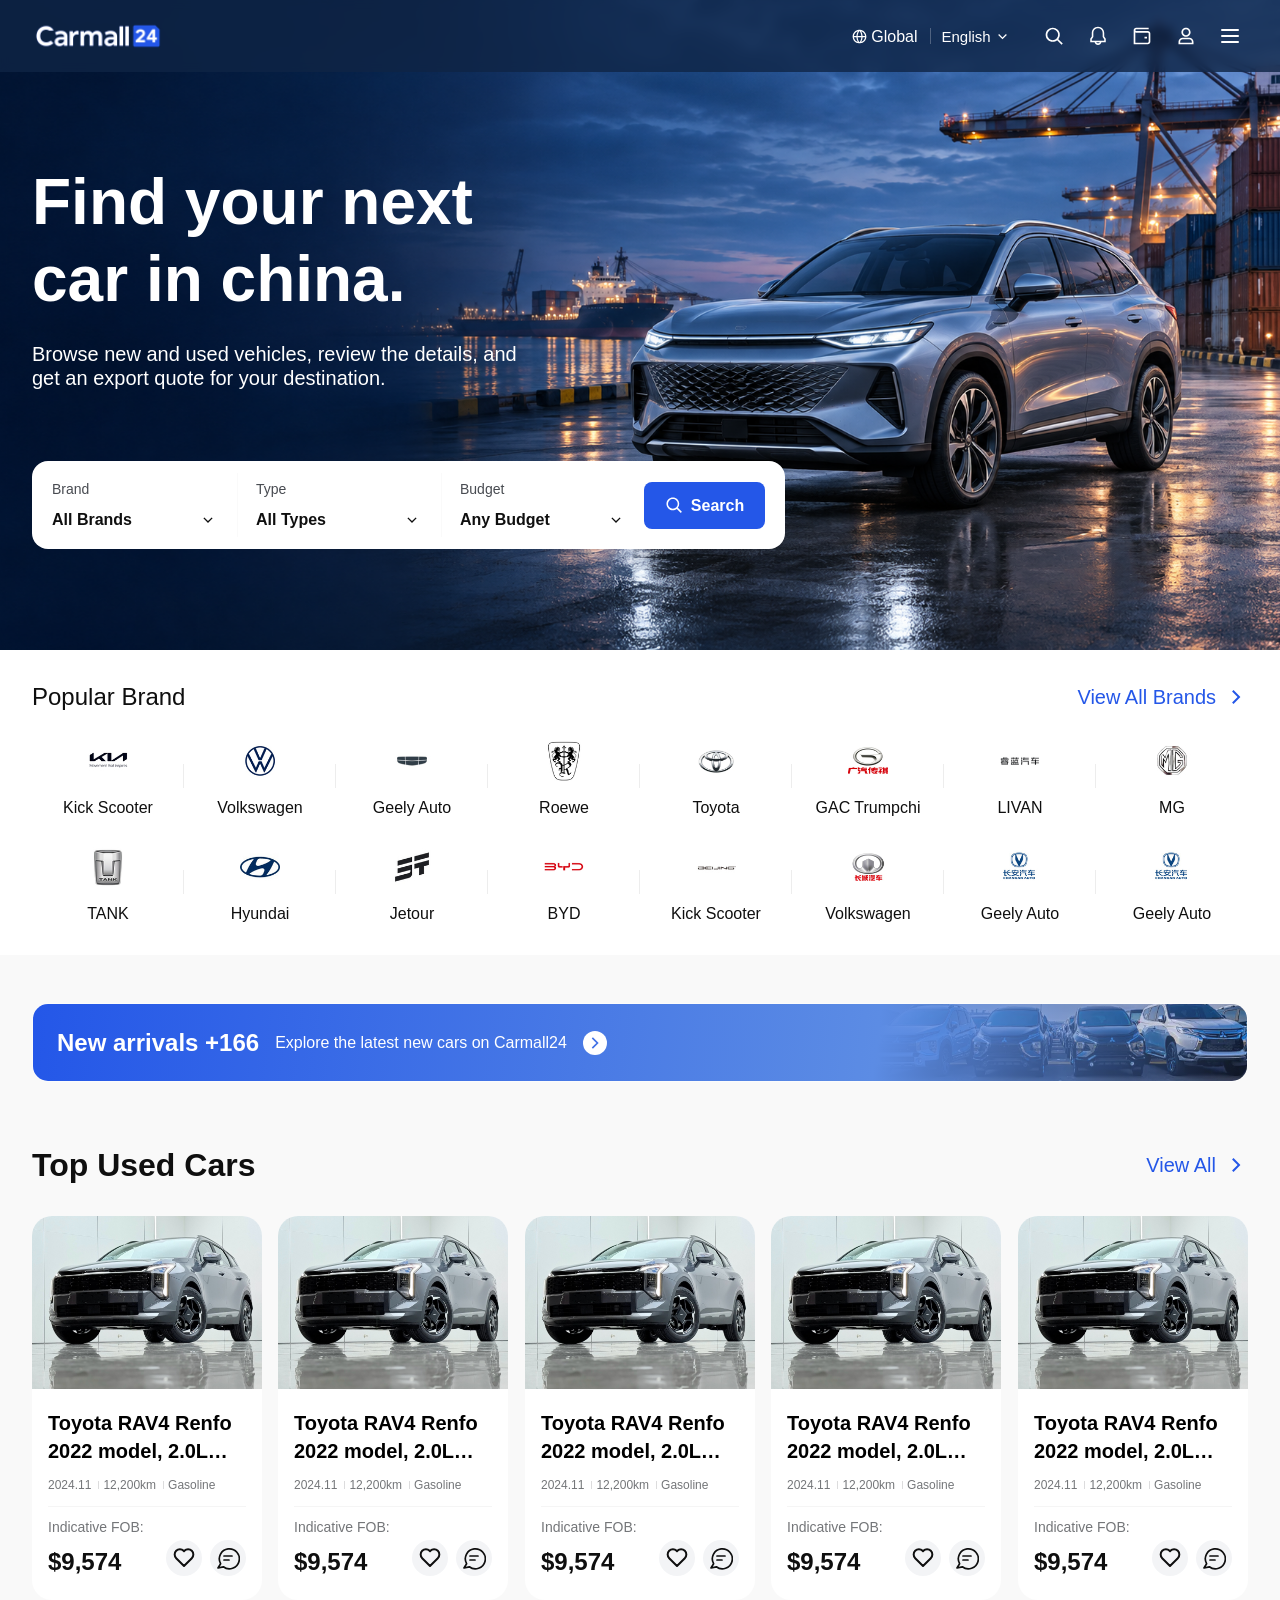
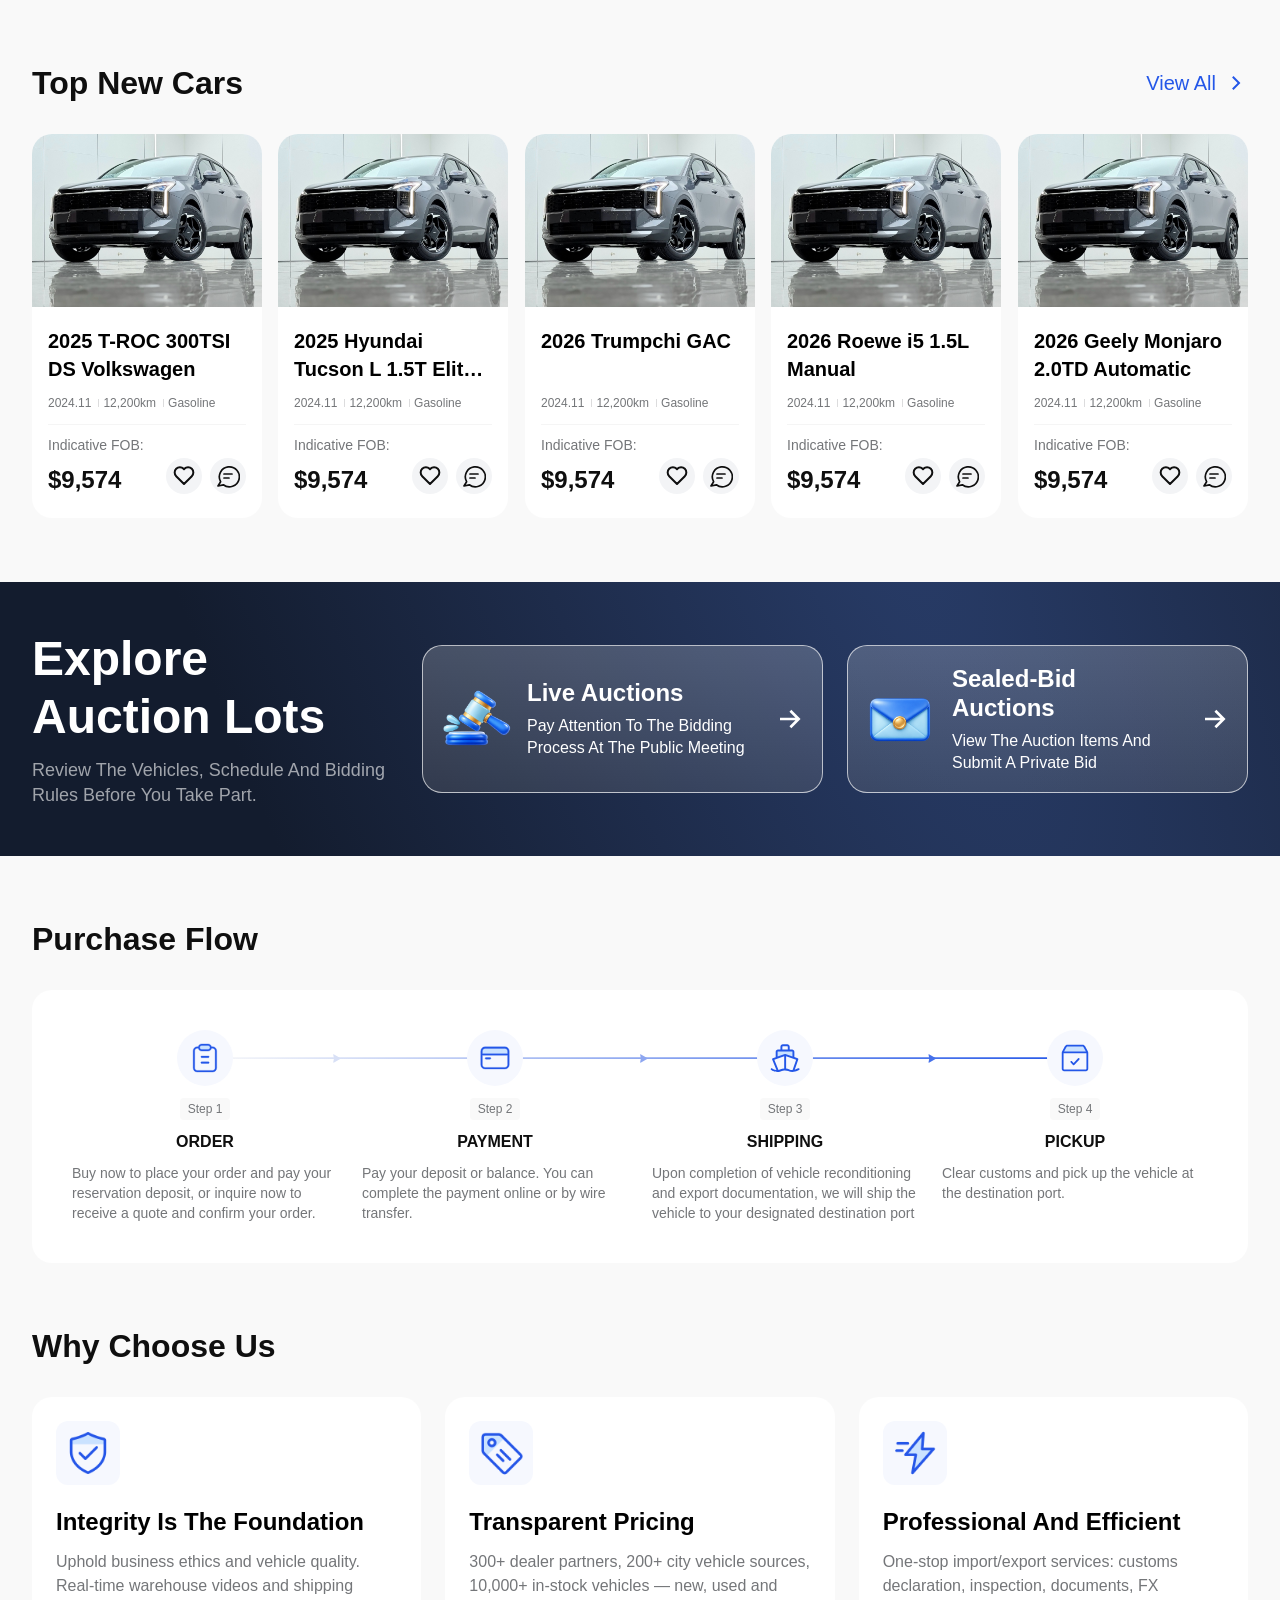
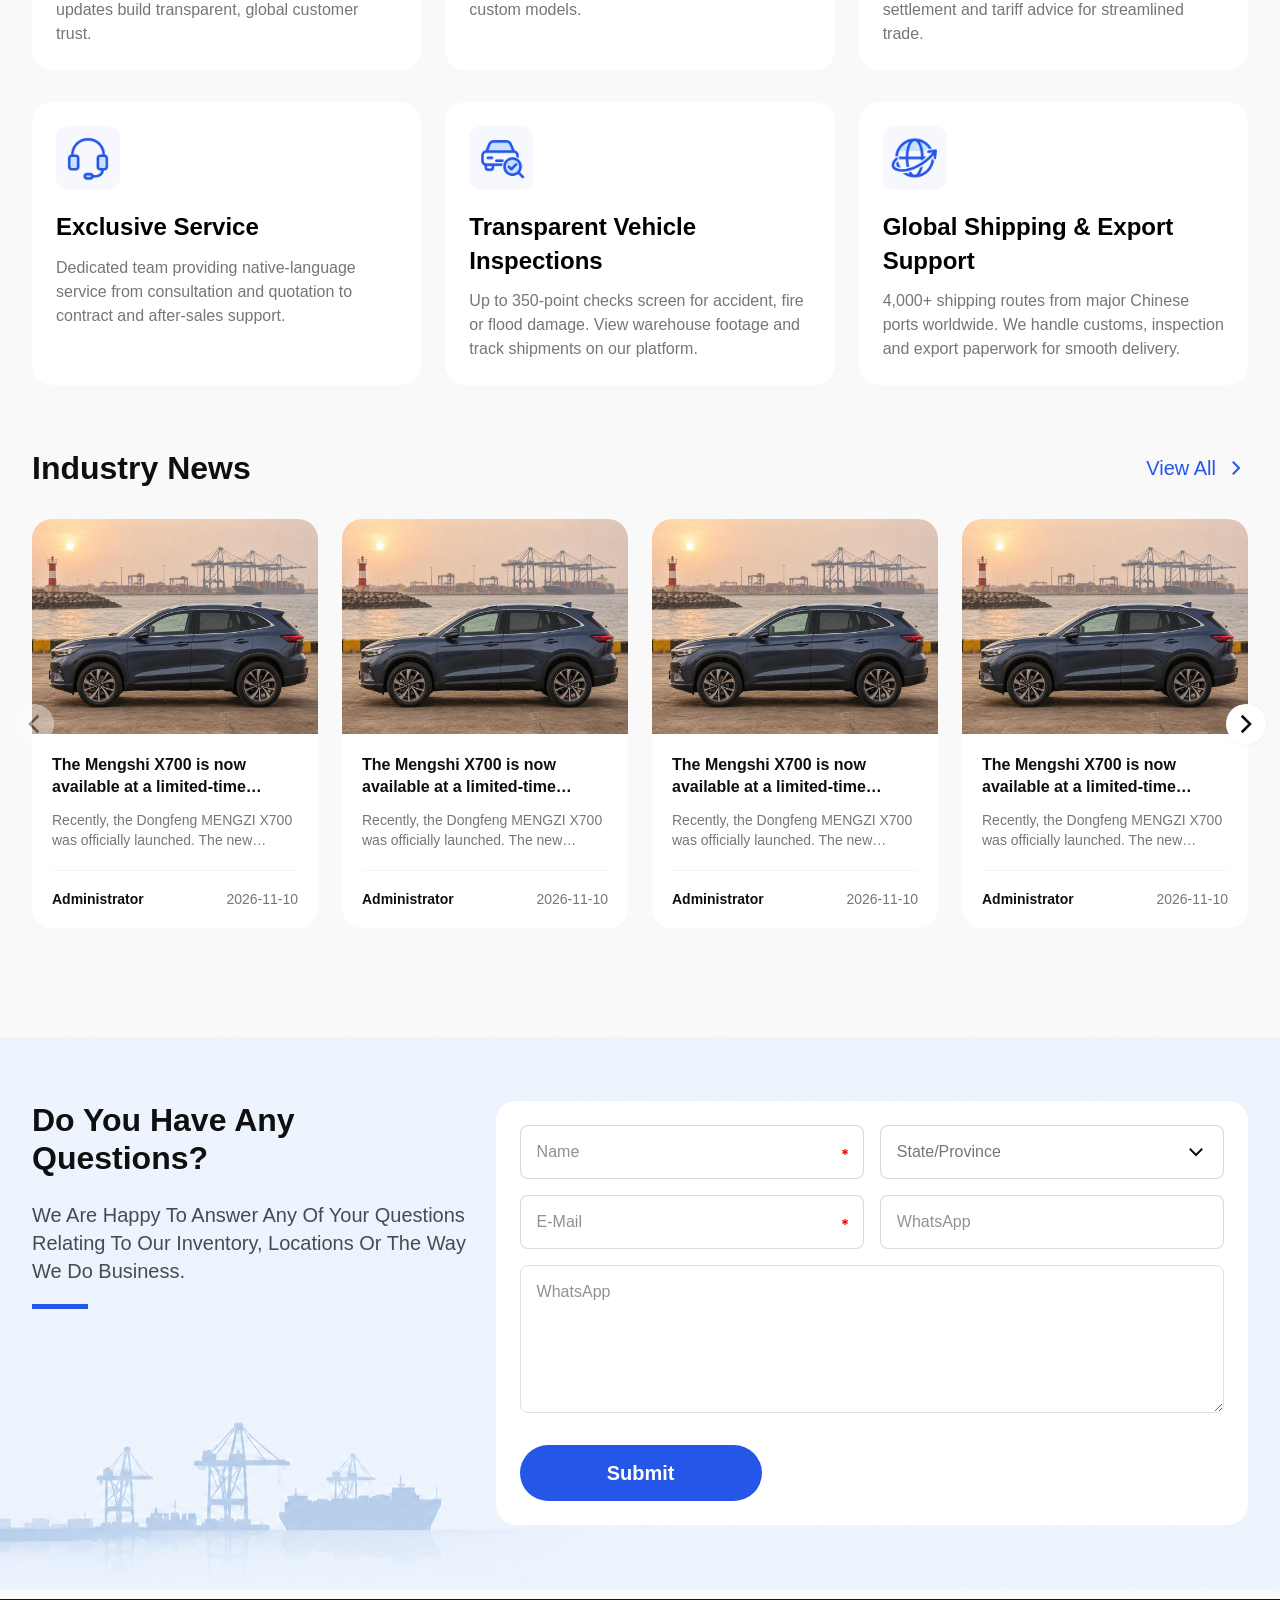
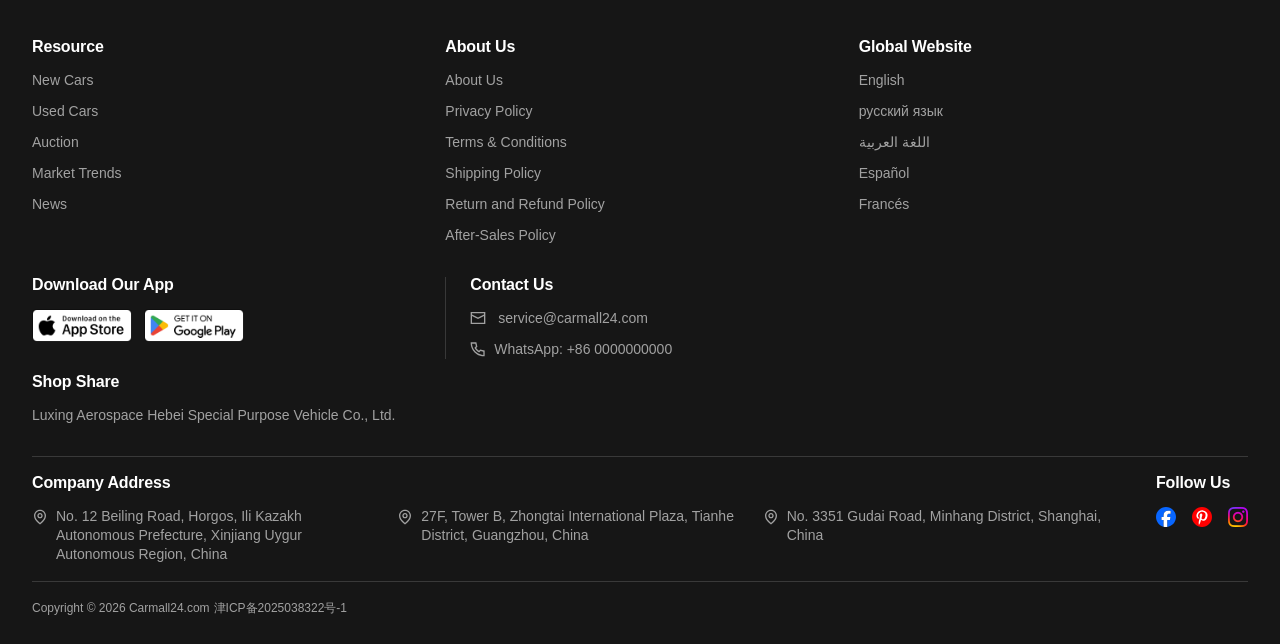
<file: index.html>
<!doctype html>
<html lang="en">
<head>
  <meta charset="utf-8">
  <meta name="viewport" content="width=device-width, initial-scale=1">
  <meta name="description" content="Browse new and used vehicles, review auctions, and get an export quote from Carmall24.">
  <meta name="typeface" content="MiSans by Xiaomi">
  <title>Carmall24 · Find your next car in China</title>
  <link rel="icon" href="assets/logo.png">
  <link rel="stylesheet" href="styles.css">
  <script src="app.js" defer></script>
</head>
<body id="top">
  <a class="skip-link" href="#main-content">Skip to content</a>
  <header class="site-header site-header--home">
    <div class="container header-inner">
      <a class="wordmark" href="./index.html" aria-label="Carmall24 home">
        <img src="assets/header-logo.png" width="132" height="44" alt="Carmall24">
      </a>

      <nav class="main-nav" id="main-navigation" aria-label="Main navigation">
        <div class="makes-menu">
          <button class="makes-trigger" type="button" aria-expanded="false" aria-controls="makes-panel">Makes</button>
          <div class="makes-panel" id="makes-panel" hidden>
            <div class="container makes-panel-inner">
              <div class="makes-columns">
                <section class="makes-column" aria-labelledby="makes-brands-title">
                  <h2 id="makes-brands-title">Popular Makes</h2>
                  <ul class="makes-options makes-options-with-icons" data-makes-filter="brand">
                    <li><button type="button" data-value="toyota">Toyota</button></li>
                    <li><button type="button" data-value="volkswagen">Volkswagen</button></li>
                    <li><button type="button" data-value="bmw">BMW</button></li>
                    <li><button type="button" data-value="byd">BYD</button></li>
                    <li><button type="button" data-value="audi">Audi</button></li>
                    <li><button type="button" data-value="mercedes-benz">Mercedes-Benz</button></li>
                    <li><button type="button" data-value="honda">Honda</button></li>
                    <li><button type="button" data-value="hyundai">Hyundai</button></li>
                    <li><button type="button" data-value="nissan">Nissan</button></li>
                  </ul>
                </section>
                <section class="makes-column" aria-labelledby="makes-types-title">
                  <h2 id="makes-types-title">Shop By Type</h2>
                  <ul class="makes-options makes-options-with-icons" data-makes-filter="type">
                    <li><button type="button" data-value="sedan">Sedan</button></li>
                    <li><button type="button" data-value="suv">SUV</button></li>
                    <li><button type="button" data-value="minivan">Mlini Van</button></li>
                    <li><button type="button" data-value="hatchback">Hatchback</button></li>
                    <li><button type="button" data-value="wagon">Wagon</button></li>
                    <li><button type="button" data-value="pickup">Pick Up</button></li>
                    <li><button type="button" data-value="van">Van</button></li>
                    <li><button type="button" data-value="truck">Truck</button></li>
                  </ul>
                </section>
                <section class="makes-column" aria-labelledby="makes-models-title">
                  <h2 id="makes-models-title">Popular Models</h2>
                  <ul class="makes-options makes-options-with-icons" data-makes-filter="model">
                    <li><button type="button" data-value="Audi A3">Audi A3</button></li>
                    <li><button type="button" data-value="BMW X1">BMW X1</button></li>
                    <li><button type="button" data-value="BMW Series">BMW Series</button></li>
                    <li><button type="button" data-value="Havai H6">Havai H6</button></li>
                    <li><button type="button" data-value="Toyota Corolla">Toyota Corolla</button></li>
                    <li><button type="button" data-value="Volkswagen Golf">Volkswagen Golf</button></li>
                    <li><button type="button" data-value="Audi Q3">Audi Q3</button></li>
                    <li><button type="button" data-value="Mercedes-Benz Class">Mercedes-Benz Class</button></li>
                    <li><button type="button" data-value="Toyota RAV4">Toyota RAV4</button></li>
                    <li class="makes-placeholder" aria-hidden="true"></li>
                  </ul>
                </section>
                <section class="makes-column" aria-labelledby="makes-budgets-title">
                  <h2 id="makes-budgets-title">Shop By Budget</h2>
                  <ul class="makes-options" data-makes-filter="budget">
                    <li><button type="button" data-value="7000">Under $7,000</button></li>
                    <li><button type="button" data-value="9000-14000">$9,000 - $14,000</button></li>
                    <li><button type="button" data-value="14000-21000">$14,000 - $21,000</button></li>
                    <li><button type="button" data-value="21000-36000">$21,000 - $36,000</button></li>
                    <li><button type="button" data-value="36000-">Over $36,000</button></li>
                  </ul>
                </section>
              </div>
              <a class="makes-view-all" href="#vehicle-search">View All Makes <img src="assets/makes-chevron.svg" alt=""></a>
            </div>
          </div>
        </div>
        <a href="./new-cars.html">New Cars</a>
        <a href="./used-cars.html">Used Cars</a>
        <a href="#auctions">Auctions</a>
        <a href="https://www.carmall24.com/market">Vehicle Market Trends</a>
        <a href="#news">News</a>
        <a href="./work-with-us.html">Work With Us</a>
        <a href="https://www.carmall24.com/about">About Us</a>
        <button class="mobile-search-trigger" type="button" aria-haspopup="dialog" aria-controls="header-search-dialog" aria-expanded="false">Search vehicles</button>
      </nav>

      <div class="header-tools">
        <button class="locale-trigger" type="button" aria-haspopup="dialog" aria-controls="regional-settings" aria-expanded="false" aria-label="Regional settings, Global, English">
          <span class="site-region">
            <span class="site-region-icon" id="site-region-icon" aria-hidden="true"><img src="assets/globe.svg" alt=""></span>
            <span id="site-region-name">Global</span>
          </span>
          <span class="locale-rule" aria-hidden="true"><img src="assets/language-divider.svg" alt=""></span>
          <span class="site-language"><span id="site-language-name" lang="en" dir="auto">English</span><img src="assets/nav-chevron.svg" alt=""></span>
        </button>
        <button class="header-icon header-search" type="button" aria-label="Search vehicles" aria-haspopup="dialog" aria-controls="header-search-dialog" aria-expanded="false"><img src="assets/nav-search.svg" alt=""></button>
        <details class="menu notification-menu">
          <summary class="header-icon" aria-label="Notifications"><img src="assets/notification.svg" alt=""></summary>
          <div class="menu-panel"><p>No new notifications.</p></div>
        </details>
        <a class="header-icon header-wallet" href="https://www.carmall24.com/account/wallet" aria-label="Wallet"><img src="assets/wallet.svg" alt=""></a>
        <a class="header-icon" href="https://www.carmall24.com/account" aria-label="Account"><img src="assets/account.svg" alt=""></a>
        <button class="header-icon mobile-menu-toggle" type="button" aria-controls="main-navigation" aria-expanded="false" aria-label="Toggle navigation">
          <span class="menu-bars" aria-hidden="true"></span>
        </button>
      </div>
    </div>
  </header>

  <main id="main-content">
    <section class="hero" aria-labelledby="hero-title">
      <img class="hero-picture" src="assets/hero.png" alt="" fetchpriority="high">
      <div class="container hero-inner">
        <div class="hero-copy">
          <h1 id="hero-title">Find your next<br>car in china.</h1>
          <p>Browse new and used vehicles, review the details, and get an export quote for your destination.</p>
        </div>
        <form class="vehicle-search" id="vehicle-search" aria-label="Find a vehicle">
          <label class="search-field">
            <span>Brand</span>
            <select name="brand">
              <option value="">All Brands</option>
              <option value="toyota">Toyota</option>
              <option value="xpeng">Xiao Peng</option>
              <option value="byd">BYD</option>
              <option value="nio">NIO</option>
              <option value="volkswagen">Volkswagen</option>
              <option value="geely">Geely Auto</option>
              <option value="roewe">Roewe</option>
              <option value="hyundai">Hyundai</option>
              <option value="gac-trumpchi">GAC Trumpchi</option>
              <option value="kia">Kia</option>
              <option value="livan">LIVAN</option>
              <option value="mg">MG</option>
              <option value="tank">TANK</option>
              <option value="jetour">Jetour</option>
              <option value="beijing">BEIJING</option>
              <option value="gwm">GWM</option>
              <option value="changan">Changan</option>
            </select>
          </label>
          <span class="search-rule" aria-hidden="true"><img src="assets/filter-divider.svg" alt=""></span>
          <label class="search-field">
            <span>Type</span>
            <select name="type">
              <option value="">All Types</option>
              <option value="suv">SUV</option>
              <option value="sedan">Sedan</option>
              <option value="new-energy">New Energy Vehicle</option>
            </select>
          </label>
          <span class="search-rule" aria-hidden="true"><img src="assets/filter-divider.svg" alt=""></span>
          <label class="search-field">
            <span>Budget</span>
            <select name="budget">
              <option value="">Any Budget</option>
              <option value="8000">Under $8,000</option>
              <option value="10000">Under $10,000</option>
              <option value="15000">Under $15,000</option>
              <option value="20000">Under $20,000</option>
            </select>
          </label>
          <button class="primary-button search-submit" type="submit"><img src="assets/filter-search.svg" alt=""> Search</button>
        </form>
      </div>
    </section>

    <section class="popular-brands" aria-labelledby="popular-brands-title">
      <div class="container">
        <div class="section-heading">
          <h2 id="popular-brands-title">Popular Brand</h2>
          <button class="view-all popular-brands-view-all" type="button" aria-controls="makes-panel" aria-expanded="false">View All Brands <img src="assets/view-chevron.svg" alt=""></button>
        </div>
        <ul class="popular-brand-grid">
          <li>
            <a class="popular-brand" href="./new-cars.html?brand=kia">
              <span class="popular-brand-mark"><img src="assets/home-brands/kia.jpg" alt="" width="40" height="40" loading="lazy"></span>
              <span>Kick Scooter</span>
            </a>
          </li>
          <li>
            <a class="popular-brand" href="./new-cars.html?brand=volkswagen">
              <span class="popular-brand-mark"><img src="assets/home-brands/volkswagen.jpg" alt="" width="40" height="40" loading="lazy"></span>
              <span>Volkswagen</span>
            </a>
          </li>
          <li>
            <a class="popular-brand" href="./new-cars.html?brand=geely">
              <span class="popular-brand-mark"><img src="assets/home-brands/geely.jpg" alt="" width="40" height="40" loading="lazy"></span>
              <span>Geely Auto</span>
            </a>
          </li>
          <li>
            <a class="popular-brand" href="./new-cars.html?brand=roewe">
              <span class="popular-brand-mark"><img src="assets/home-brands/roewe.jpg" alt="" width="40" height="40" loading="lazy"></span>
              <span>Roewe</span>
            </a>
          </li>
          <li>
            <a class="popular-brand" href="./new-cars.html?brand=toyota">
              <span class="popular-brand-mark"><img src="assets/home-brands/toyota.jpg" alt="" width="40" height="40" loading="lazy"></span>
              <span>Toyota</span>
            </a>
          </li>
          <li>
            <a class="popular-brand" href="./new-cars.html?brand=gac-trumpchi">
              <span class="popular-brand-mark"><img src="assets/home-brands/gac-trumpchi.jpg" alt="" width="40" height="40" loading="lazy"></span>
              <span>GAC Trumpchi</span>
            </a>
          </li>
          <li>
            <a class="popular-brand" href="./new-cars.html?brand=livan">
              <span class="popular-brand-mark"><img src="assets/home-brands/livan.jpg" alt="" width="40" height="40" loading="lazy"></span>
              <span>LIVAN</span>
            </a>
          </li>
          <li>
            <a class="popular-brand" href="./new-cars.html?brand=mg">
              <span class="popular-brand-mark"><img src="assets/home-brands/mg.jpg" alt="" width="40" height="40" loading="lazy"></span>
              <span>MG</span>
            </a>
          </li>
          <li>
            <a class="popular-brand" href="./new-cars.html?brand=tank">
              <span class="popular-brand-mark"><img src="assets/home-brands/tank.jpg" alt="" width="40" height="40" loading="lazy"></span>
              <span>TANK</span>
            </a>
          </li>
          <li>
            <a class="popular-brand" href="./new-cars.html?brand=hyundai">
              <span class="popular-brand-mark"><img src="assets/home-brands/hyundai.jpg" alt="" width="40" height="40" loading="lazy"></span>
              <span>Hyundai</span>
            </a>
          </li>
          <li>
            <a class="popular-brand" href="./new-cars.html?brand=jetour">
              <span class="popular-brand-mark"><img src="assets/home-brands/jetour.jpg" alt="" width="40" height="40" loading="lazy"></span>
              <span>Jetour</span>
            </a>
          </li>
          <li>
            <a class="popular-brand" href="./new-cars.html?brand=byd">
              <span class="popular-brand-mark"><img src="assets/home-brands/byd.jpg" alt="" width="40" height="40" loading="lazy"></span>
              <span>BYD</span>
            </a>
          </li>
          <li>
            <a class="popular-brand" href="./new-cars.html?brand=beijing">
              <span class="popular-brand-mark"><img src="assets/home-brands/beijing.jpg" alt="" width="40" height="40" loading="lazy"></span>
              <span>Kick Scooter</span>
            </a>
          </li>
          <li>
            <a class="popular-brand" href="./new-cars.html?brand=gwm">
              <span class="popular-brand-mark"><img src="assets/home-brands/gwm.jpg" alt="" width="40" height="40" loading="lazy"></span>
              <span>Volkswagen</span>
            </a>
          </li>
          <li>
            <a class="popular-brand" href="./new-cars.html?brand=changan">
              <span class="popular-brand-mark"><img src="assets/home-brands/changan.jpg" alt="" width="40" height="40" loading="lazy"></span>
              <span>Geely Auto</span>
            </a>
          </li>
          <li>
            <a class="popular-brand" href="./new-cars.html?brand=changan">
              <span class="popular-brand-mark"><img src="assets/home-brands/changan.jpg" alt="" width="40" height="40" loading="lazy"></span>
              <span>Geely Auto</span>
            </a>
          </li>
        </ul>
      </div>
    </section>

    <div class="home-sections">
      <div class="container">
        <a class="arrival-banner" href="./new-cars.html">
          <img class="arrival-picture" src="assets/new-arrivals.png" alt="">
          <span class="arrival-copy">
            <strong>New arrivals +166</strong>
            <span>Explore the latest new cars on Carmall24</span>
          </span>
          <span class="arrival-arrow"><img src="assets/arrivals-chevron.svg" alt=""></span>
        </a>
      </div>

      <section class="container section" id="vehicles" aria-labelledby="vehicles-title">
        <div class="section-heading">
          <h2 id="vehicles-title" tabindex="-1">Top Used Cars</h2>
          <a class="view-all" href="./used-cars.html">View All <img src="assets/view-chevron.svg" alt=""></a>
        </div>
        <div class="filter-feedback" hidden>
          <p id="filter-status" role="status"></p>
          <button type="button" data-filter="all">Clear filters</button>
        </div>
        <div class="vehicle-grid">
          <article class="vehicle-card" data-brand="toyota" data-type="suv" data-price="9574">
            <a href="./vehicle-detail.html?id=used-rav4" class="vehicle-link" aria-label="View Toyota RAV4 Renfo 2022 model, 2.0L CVT two-wheel drive Style Edition">
              <div class="vehicle-photo"><img src="assets/toyota-rav4.png" alt="" width="901" height="756" loading="lazy"></div>
            </a>
            <div class="vehicle-info">
              <a href="./vehicle-detail.html?id=used-rav4" class="vehicle-title-link"><h3 class="vehicle-title clamp" title="Toyota RAV4 Renfo 2022 model, 2.0L CVT two-wheel drive Style Edition">Toyota RAV4 Renfo 2022 model, 2.0L CVT two-wheel drive Style Edition</h3></a>
              <p class="vehicle-specs">
                <span>2024.11</span><span class="spec-rule"><img src="assets/spec-divider.svg" alt=""></span>
                <span>12,200km</span><span class="spec-rule"><img src="assets/spec-divider.svg" alt=""></span>
                <span>Gasoline</span>
              </p>
              <div class="vehicle-pricing">
                <div class="vehicle-price"><p>Indicative FOB:</p><strong>$9,574</strong></div>
                <div class="vehicle-actions">
                  <button class="vehicle-action vehicle-favorite" type="button" data-home-favorite="used-rav4" aria-pressed="false" aria-label="Favorite Toyota RAV4 Renfo 2022 model, 2.0L CVT two-wheel drive Style Edition"><svg viewBox="0 0 24 24" width="24" height="24" aria-hidden="true" fill="none" stroke="currentColor" stroke-width="2" stroke-linecap="round" stroke-linejoin="round"><path d="M4.196 12.196a5.228 5.228 0 0 1 7.394-7.393l.411.411.41-.41a5.228 5.228 0 1 1 7.394 7.394L12 20.001z"/></svg></button>
                  <a class="vehicle-action vehicle-inquire" href="./vehicle-detail.html?id=used-rav4#detail-inquiry" aria-label="Inquire about Toyota RAV4 Renfo 2022 model, 2.0L CVT two-wheel drive Style Edition"><svg viewBox="0 0 24 24" width="24" height="24" aria-hidden="true" fill="none" stroke="currentColor" stroke-width="1.7" stroke-linecap="round" stroke-linejoin="round"><path d="M4.6 17.7 2 22l5.3-1.2A10 10 0 1 0 4.6 17.7ZM8 10h8m-8 4h5"/></svg></a>
                </div>
              </div>
            </div>
          </article>
          <article class="vehicle-card" data-brand="toyota" data-type="suv" data-price="9574">
            <a href="./vehicle-detail.html?id=used-rav4" class="vehicle-link" aria-label="View Toyota RAV4 Renfo 2022 model, 2.0L CVT two-wheel drive Style Edition">
              <div class="vehicle-photo"><img src="assets/toyota-rav4.png" alt="" width="901" height="756" loading="lazy"></div>
            </a>
            <div class="vehicle-info">
              <a href="./vehicle-detail.html?id=used-rav4" class="vehicle-title-link"><h3 class="vehicle-title clamp" title="Toyota RAV4 Renfo 2022 model, 2.0L CVT two-wheel drive Style Edition">Toyota RAV4 Renfo 2022 model, 2.0L CVT two-wheel drive Style Edition</h3></a>
              <p class="vehicle-specs">
                <span>2024.11</span><span class="spec-rule"><img src="assets/spec-divider.svg" alt=""></span>
                <span>12,200km</span><span class="spec-rule"><img src="assets/spec-divider.svg" alt=""></span>
                <span>Gasoline</span>
              </p>
              <div class="vehicle-pricing">
                <div class="vehicle-price"><p>Indicative FOB:</p><strong>$9,574</strong></div>
                <div class="vehicle-actions">
                  <button class="vehicle-action vehicle-favorite" type="button" data-home-favorite="used-rav4" aria-pressed="false" aria-label="Favorite Toyota RAV4 Renfo 2022 model, 2.0L CVT two-wheel drive Style Edition"><svg viewBox="0 0 24 24" width="24" height="24" aria-hidden="true" fill="none" stroke="currentColor" stroke-width="2" stroke-linecap="round" stroke-linejoin="round"><path d="M4.196 12.196a5.228 5.228 0 0 1 7.394-7.393l.411.411.41-.41a5.228 5.228 0 1 1 7.394 7.394L12 20.001z"/></svg></button>
                  <a class="vehicle-action vehicle-inquire" href="./vehicle-detail.html?id=used-rav4#detail-inquiry" aria-label="Inquire about Toyota RAV4 Renfo 2022 model, 2.0L CVT two-wheel drive Style Edition"><svg viewBox="0 0 24 24" width="24" height="24" aria-hidden="true" fill="none" stroke="currentColor" stroke-width="1.7" stroke-linecap="round" stroke-linejoin="round"><path d="M4.6 17.7 2 22l5.3-1.2A10 10 0 1 0 4.6 17.7ZM8 10h8m-8 4h5"/></svg></a>
                </div>
              </div>
            </div>
          </article>
          <article class="vehicle-card" data-brand="toyota" data-type="suv" data-price="9574">
            <a href="./vehicle-detail.html?id=used-rav4" class="vehicle-link" aria-label="View Toyota RAV4 Renfo 2022 model, 2.0L CVT two-wheel drive Style Edition">
              <div class="vehicle-photo"><img src="assets/toyota-rav4.png" alt="" width="901" height="756" loading="lazy"></div>
            </a>
            <div class="vehicle-info">
              <a href="./vehicle-detail.html?id=used-rav4" class="vehicle-title-link"><h3 class="vehicle-title clamp" title="Toyota RAV4 Renfo 2022 model, 2.0L CVT two-wheel drive Style Edition">Toyota RAV4 Renfo 2022 model, 2.0L CVT two-wheel drive Style Edition</h3></a>
              <p class="vehicle-specs">
                <span>2024.11</span><span class="spec-rule"><img src="assets/spec-divider.svg" alt=""></span>
                <span>12,200km</span><span class="spec-rule"><img src="assets/spec-divider.svg" alt=""></span>
                <span>Gasoline</span>
              </p>
              <div class="vehicle-pricing">
                <div class="vehicle-price"><p>Indicative FOB:</p><strong>$9,574</strong></div>
                <div class="vehicle-actions">
                  <button class="vehicle-action vehicle-favorite" type="button" data-home-favorite="used-rav4" aria-pressed="false" aria-label="Favorite Toyota RAV4 Renfo 2022 model, 2.0L CVT two-wheel drive Style Edition"><svg viewBox="0 0 24 24" width="24" height="24" aria-hidden="true" fill="none" stroke="currentColor" stroke-width="2" stroke-linecap="round" stroke-linejoin="round"><path d="M4.196 12.196a5.228 5.228 0 0 1 7.394-7.393l.411.411.41-.41a5.228 5.228 0 1 1 7.394 7.394L12 20.001z"/></svg></button>
                  <a class="vehicle-action vehicle-inquire" href="./vehicle-detail.html?id=used-rav4#detail-inquiry" aria-label="Inquire about Toyota RAV4 Renfo 2022 model, 2.0L CVT two-wheel drive Style Edition"><svg viewBox="0 0 24 24" width="24" height="24" aria-hidden="true" fill="none" stroke="currentColor" stroke-width="1.7" stroke-linecap="round" stroke-linejoin="round"><path d="M4.6 17.7 2 22l5.3-1.2A10 10 0 1 0 4.6 17.7ZM8 10h8m-8 4h5"/></svg></a>
                </div>
              </div>
            </div>
          </article>
          <article class="vehicle-card" data-brand="toyota" data-type="suv" data-price="9574">
            <a href="./vehicle-detail.html?id=used-rav4" class="vehicle-link" aria-label="View Toyota RAV4 Renfo 2022 model, 2.0L CVT two-wheel drive Style Edition">
              <div class="vehicle-photo"><img src="assets/toyota-rav4.png" alt="" width="901" height="756" loading="lazy"></div>
            </a>
            <div class="vehicle-info">
              <a href="./vehicle-detail.html?id=used-rav4" class="vehicle-title-link"><h3 class="vehicle-title clamp" title="Toyota RAV4 Renfo 2022 model, 2.0L CVT two-wheel drive Style Edition">Toyota RAV4 Renfo 2022 model, 2.0L CVT two-wheel drive Style Edition</h3></a>
              <p class="vehicle-specs">
                <span>2024.11</span><span class="spec-rule"><img src="assets/spec-divider.svg" alt=""></span>
                <span>12,200km</span><span class="spec-rule"><img src="assets/spec-divider.svg" alt=""></span>
                <span>Gasoline</span>
              </p>
              <div class="vehicle-pricing">
                <div class="vehicle-price"><p>Indicative FOB:</p><strong>$9,574</strong></div>
                <div class="vehicle-actions">
                  <button class="vehicle-action vehicle-favorite" type="button" data-home-favorite="used-rav4" aria-pressed="false" aria-label="Favorite Toyota RAV4 Renfo 2022 model, 2.0L CVT two-wheel drive Style Edition"><svg viewBox="0 0 24 24" width="24" height="24" aria-hidden="true" fill="none" stroke="currentColor" stroke-width="2" stroke-linecap="round" stroke-linejoin="round"><path d="M4.196 12.196a5.228 5.228 0 0 1 7.394-7.393l.411.411.41-.41a5.228 5.228 0 1 1 7.394 7.394L12 20.001z"/></svg></button>
                  <a class="vehicle-action vehicle-inquire" href="./vehicle-detail.html?id=used-rav4#detail-inquiry" aria-label="Inquire about Toyota RAV4 Renfo 2022 model, 2.0L CVT two-wheel drive Style Edition"><svg viewBox="0 0 24 24" width="24" height="24" aria-hidden="true" fill="none" stroke="currentColor" stroke-width="1.7" stroke-linecap="round" stroke-linejoin="round"><path d="M4.6 17.7 2 22l5.3-1.2A10 10 0 1 0 4.6 17.7ZM8 10h8m-8 4h5"/></svg></a>
                </div>
              </div>
            </div>
          </article>
          <article class="vehicle-card" data-brand="toyota" data-type="suv" data-price="9574">
            <a href="./vehicle-detail.html?id=used-rav4" class="vehicle-link" aria-label="View Toyota RAV4 Renfo 2022 model, 2.0L CVT two-wheel drive Style Edition">
              <div class="vehicle-photo"><img src="assets/toyota-rav4.png" alt="" width="901" height="756" loading="lazy"></div>
            </a>
            <div class="vehicle-info">
              <a href="./vehicle-detail.html?id=used-rav4" class="vehicle-title-link"><h3 class="vehicle-title clamp" title="Toyota RAV4 Renfo 2022 model, 2.0L CVT two-wheel drive Style Edition">Toyota RAV4 Renfo 2022 model, 2.0L CVT two-wheel drive Style Edition</h3></a>
              <p class="vehicle-specs">
                <span>2024.11</span><span class="spec-rule"><img src="assets/spec-divider.svg" alt=""></span>
                <span>12,200km</span><span class="spec-rule"><img src="assets/spec-divider.svg" alt=""></span>
                <span>Gasoline</span>
              </p>
              <div class="vehicle-pricing">
                <div class="vehicle-price"><p>Indicative FOB:</p><strong>$9,574</strong></div>
                <div class="vehicle-actions">
                  <button class="vehicle-action vehicle-favorite" type="button" data-home-favorite="used-rav4" aria-pressed="false" aria-label="Favorite Toyota RAV4 Renfo 2022 model, 2.0L CVT two-wheel drive Style Edition"><svg viewBox="0 0 24 24" width="24" height="24" aria-hidden="true" fill="none" stroke="currentColor" stroke-width="2" stroke-linecap="round" stroke-linejoin="round"><path d="M4.196 12.196a5.228 5.228 0 0 1 7.394-7.393l.411.411.41-.41a5.228 5.228 0 1 1 7.394 7.394L12 20.001z"/></svg></button>
                  <a class="vehicle-action vehicle-inquire" href="./vehicle-detail.html?id=used-rav4#detail-inquiry" aria-label="Inquire about Toyota RAV4 Renfo 2022 model, 2.0L CVT two-wheel drive Style Edition"><svg viewBox="0 0 24 24" width="24" height="24" aria-hidden="true" fill="none" stroke="currentColor" stroke-width="1.7" stroke-linecap="round" stroke-linejoin="round"><path d="M4.6 17.7 2 22l5.3-1.2A10 10 0 1 0 4.6 17.7ZM8 10h8m-8 4h5"/></svg></a>
                </div>
              </div>
            </div>
          </article>
        </div>
      </section>

      <section class="container section" id="new-vehicles" aria-labelledby="new-vehicles-title">
        <div class="section-heading">
          <h2 id="new-vehicles-title" tabindex="-1">Top New Cars</h2>
          <a class="view-all" href="./new-cars.html">View All <img src="assets/view-chevron.svg" alt=""></a>
        </div>
        <div class="vehicle-grid">
          <article class="vehicle-card" data-brand="volkswagen" data-type="suv" data-price="9574">
            <a href="./new-cars.html" class="vehicle-link" aria-label="View 2025 T-ROC 300TSI DS Volkswagen">
              <div class="vehicle-photo"><img src="assets/toyota-rav4.png" alt="" width="901" height="756" loading="lazy"></div>
            </a>
            <div class="vehicle-info">
              <a href="./new-cars.html" class="vehicle-title-link"><h3 class="vehicle-title clamp" title="2025 T-ROC 300TSI DS Volkswagen">2025 T-ROC 300TSI DS Volkswagen</h3></a>
              <p class="vehicle-specs">
                <span>2024.11</span><span class="spec-rule"><img src="assets/spec-divider.svg" alt=""></span>
                <span>12,200km</span><span class="spec-rule"><img src="assets/spec-divider.svg" alt=""></span>
                <span>Gasoline</span>
              </p>
              <div class="vehicle-pricing">
                <div class="vehicle-price"><p>Indicative FOB:</p><strong>$9,574</strong></div>
                <div class="vehicle-actions">
                  <button class="vehicle-action vehicle-favorite" type="button" data-home-favorite="home-new-troc" aria-pressed="false" aria-label="Favorite 2025 T-ROC 300TSI DS Volkswagen"><svg viewBox="0 0 24 24" width="24" height="24" aria-hidden="true" fill="none" stroke="currentColor" stroke-width="2" stroke-linecap="round" stroke-linejoin="round"><path d="M4.196 12.196a5.228 5.228 0 0 1 7.394-7.393l.411.411.41-.41a5.228 5.228 0 1 1 7.394 7.394L12 20.001z"/></svg></button>
                  <a class="vehicle-action vehicle-inquire" href="#contact-form" data-home-inquiry aria-label="Inquire about 2025 T-ROC 300TSI DS Volkswagen"><svg viewBox="0 0 24 24" width="24" height="24" aria-hidden="true" fill="none" stroke="currentColor" stroke-width="1.7" stroke-linecap="round" stroke-linejoin="round"><path d="M4.6 17.7 2 22l5.3-1.2A10 10 0 1 0 4.6 17.7ZM8 10h8m-8 4h5"/></svg></a>
                </div>
              </div>
            </div>
          </article>
          <article class="vehicle-card" data-brand="hyundai" data-type="suv" data-price="9574">
            <a href="./new-cars.html" class="vehicle-link" aria-label="View 2025 Hyundai Tucson L 1.5T Elite Edition">
              <div class="vehicle-photo"><img src="assets/toyota-rav4.png" alt="" width="901" height="756" loading="lazy"></div>
            </a>
            <div class="vehicle-info">
              <a href="./new-cars.html" class="vehicle-title-link"><h3 class="vehicle-title clamp" title="2025 Hyundai Tucson L 1.5T Elite Edition">2025 Hyundai Tucson L 1.5T Elite Edition</h3></a>
              <p class="vehicle-specs">
                <span>2024.11</span><span class="spec-rule"><img src="assets/spec-divider.svg" alt=""></span>
                <span>12,200km</span><span class="spec-rule"><img src="assets/spec-divider.svg" alt=""></span>
                <span>Gasoline</span>
              </p>
              <div class="vehicle-pricing">
                <div class="vehicle-price"><p>Indicative FOB:</p><strong>$9,574</strong></div>
                <div class="vehicle-actions">
                  <button class="vehicle-action vehicle-favorite" type="button" data-home-favorite="home-new-tucson" aria-pressed="false" aria-label="Favorite 2025 Hyundai Tucson L 1.5T Elite Edition"><svg viewBox="0 0 24 24" width="24" height="24" aria-hidden="true" fill="none" stroke="currentColor" stroke-width="2" stroke-linecap="round" stroke-linejoin="round"><path d="M4.196 12.196a5.228 5.228 0 0 1 7.394-7.393l.411.411.41-.41a5.228 5.228 0 1 1 7.394 7.394L12 20.001z"/></svg></button>
                  <a class="vehicle-action vehicle-inquire" href="#contact-form" data-home-inquiry aria-label="Inquire about 2025 Hyundai Tucson L 1.5T Elite Edition"><svg viewBox="0 0 24 24" width="24" height="24" aria-hidden="true" fill="none" stroke="currentColor" stroke-width="1.7" stroke-linecap="round" stroke-linejoin="round"><path d="M4.6 17.7 2 22l5.3-1.2A10 10 0 1 0 4.6 17.7ZM8 10h8m-8 4h5"/></svg></a>
                </div>
              </div>
            </div>
          </article>
          <article class="vehicle-card" data-brand="gac-trumpchi" data-type="suv" data-price="9574">
            <a href="./new-cars.html" class="vehicle-link" aria-label="View 2026 Trumpchi GAC">
              <div class="vehicle-photo"><img src="assets/toyota-rav4.png" alt="" width="901" height="756" loading="lazy"></div>
            </a>
            <div class="vehicle-info">
              <a href="./new-cars.html" class="vehicle-title-link"><h3 class="vehicle-title clamp" title="2026 Trumpchi GAC">2026 Trumpchi GAC</h3></a>
              <p class="vehicle-specs">
                <span>2024.11</span><span class="spec-rule"><img src="assets/spec-divider.svg" alt=""></span>
                <span>12,200km</span><span class="spec-rule"><img src="assets/spec-divider.svg" alt=""></span>
                <span>Gasoline</span>
              </p>
              <div class="vehicle-pricing">
                <div class="vehicle-price"><p>Indicative FOB:</p><strong>$9,574</strong></div>
                <div class="vehicle-actions">
                  <button class="vehicle-action vehicle-favorite" type="button" data-home-favorite="home-new-trumpchi" aria-pressed="false" aria-label="Favorite 2026 Trumpchi GAC"><svg viewBox="0 0 24 24" width="24" height="24" aria-hidden="true" fill="none" stroke="currentColor" stroke-width="2" stroke-linecap="round" stroke-linejoin="round"><path d="M4.196 12.196a5.228 5.228 0 0 1 7.394-7.393l.411.411.41-.41a5.228 5.228 0 1 1 7.394 7.394L12 20.001z"/></svg></button>
                  <a class="vehicle-action vehicle-inquire" href="#contact-form" data-home-inquiry aria-label="Inquire about 2026 Trumpchi GAC"><svg viewBox="0 0 24 24" width="24" height="24" aria-hidden="true" fill="none" stroke="currentColor" stroke-width="1.7" stroke-linecap="round" stroke-linejoin="round"><path d="M4.6 17.7 2 22l5.3-1.2A10 10 0 1 0 4.6 17.7ZM8 10h8m-8 4h5"/></svg></a>
                </div>
              </div>
            </div>
          </article>
          <article class="vehicle-card" data-brand="roewe" data-type="sedan" data-price="9574">
            <a href="./new-cars.html" class="vehicle-link" aria-label="View 2026 Roewe i5 1.5L Manual">
              <div class="vehicle-photo"><img src="assets/toyota-rav4.png" alt="" width="901" height="756" loading="lazy"></div>
            </a>
            <div class="vehicle-info">
              <a href="./new-cars.html" class="vehicle-title-link"><h3 class="vehicle-title clamp" title="2026 Roewe i5 1.5L Manual">2026 Roewe i5 1.5L Manual</h3></a>
              <p class="vehicle-specs">
                <span>2024.11</span><span class="spec-rule"><img src="assets/spec-divider.svg" alt=""></span>
                <span>12,200km</span><span class="spec-rule"><img src="assets/spec-divider.svg" alt=""></span>
                <span>Gasoline</span>
              </p>
              <div class="vehicle-pricing">
                <div class="vehicle-price"><p>Indicative FOB:</p><strong>$9,574</strong></div>
                <div class="vehicle-actions">
                  <button class="vehicle-action vehicle-favorite" type="button" data-home-favorite="home-new-roewe-i5" aria-pressed="false" aria-label="Favorite 2026 Roewe i5 1.5L Manual"><svg viewBox="0 0 24 24" width="24" height="24" aria-hidden="true" fill="none" stroke="currentColor" stroke-width="2" stroke-linecap="round" stroke-linejoin="round"><path d="M4.196 12.196a5.228 5.228 0 0 1 7.394-7.393l.411.411.41-.41a5.228 5.228 0 1 1 7.394 7.394L12 20.001z"/></svg></button>
                  <a class="vehicle-action vehicle-inquire" href="#contact-form" data-home-inquiry aria-label="Inquire about 2026 Roewe i5 1.5L Manual"><svg viewBox="0 0 24 24" width="24" height="24" aria-hidden="true" fill="none" stroke="currentColor" stroke-width="1.7" stroke-linecap="round" stroke-linejoin="round"><path d="M4.6 17.7 2 22l5.3-1.2A10 10 0 1 0 4.6 17.7ZM8 10h8m-8 4h5"/></svg></a>
                </div>
              </div>
            </div>
          </article>
          <article class="vehicle-card" data-brand="geely" data-type="suv" data-price="9574">
            <a href="./new-cars.html" class="vehicle-link" aria-label="View 2026 Geely Monjaro 2.0TD Automatic">
              <div class="vehicle-photo"><img src="assets/toyota-rav4.png" alt="" width="901" height="756" loading="lazy"></div>
            </a>
            <div class="vehicle-info">
              <a href="./new-cars.html" class="vehicle-title-link"><h3 class="vehicle-title clamp" title="2026 Geely Monjaro 2.0TD Automatic">2026 Geely Monjaro 2.0TD Automatic</h3></a>
              <p class="vehicle-specs">
                <span>2024.11</span><span class="spec-rule"><img src="assets/spec-divider.svg" alt=""></span>
                <span>12,200km</span><span class="spec-rule"><img src="assets/spec-divider.svg" alt=""></span>
                <span>Gasoline</span>
              </p>
              <div class="vehicle-pricing">
                <div class="vehicle-price"><p>Indicative FOB:</p><strong>$9,574</strong></div>
                <div class="vehicle-actions">
                  <button class="vehicle-action vehicle-favorite" type="button" data-home-favorite="home-new-monjaro" aria-pressed="false" aria-label="Favorite 2026 Geely Monjaro 2.0TD Automatic"><svg viewBox="0 0 24 24" width="24" height="24" aria-hidden="true" fill="none" stroke="currentColor" stroke-width="2" stroke-linecap="round" stroke-linejoin="round"><path d="M4.196 12.196a5.228 5.228 0 0 1 7.394-7.393l.411.411.41-.41a5.228 5.228 0 1 1 7.394 7.394L12 20.001z"/></svg></button>
                  <a class="vehicle-action vehicle-inquire" href="#contact-form" data-home-inquiry aria-label="Inquire about 2026 Geely Monjaro 2.0TD Automatic"><svg viewBox="0 0 24 24" width="24" height="24" aria-hidden="true" fill="none" stroke="currentColor" stroke-width="1.7" stroke-linecap="round" stroke-linejoin="round"><path d="M4.6 17.7 2 22l5.3-1.2A10 10 0 1 0 4.6 17.7ZM8 10h8m-8 4h5"/></svg></a>
                </div>
              </div>
            </div>
          </article>
        </div>
      </section>

      <section class="auctions" id="auctions" aria-labelledby="auctions-title">
        <div class="container auction-layout">
          <div class="auction-intro">
            <h2 id="auctions-title">Explore<br> Auction Lots</h2>
            <p>Review The Vehicles, Schedule And Bidding Rules Before You Take Part.</p>
          </div>
          <div class="auction-grid">
            <a class="auction-card" href="https://www.carmall24.com/account/auctions?type=live">
              <span class="auction-icon auction-icon-live"><img src="assets/auction-live.png" alt=""></span>
              <div>
                <h3>Live Auctions</h3>
                <p>Pay Attention To The Bidding Process At The Public Meeting</p>
              </div>
              <img src="assets/auction-arrow.svg" alt="">
            </a>
            <a class="auction-card" href="https://www.carmall24.com/account/auctions?type=sealed">
              <span class="auction-icon auction-icon-sealed"><img src="assets/auction-sealed.png" alt=""></span>
              <div>
                <h3>Sealed-Bid<br>Auctions</h3>
                <p>View The Auction Items And Submit A Private Bid</p>
              </div>
              <img src="assets/auction-arrow.svg" alt="">
            </a>
          </div>
        </div>
      </section>

      <section class="container section" id="purchase" aria-labelledby="purchase-title">
        <div class="section-heading"><h2 id="purchase-title">Purchase Flow</h2></div>
        <div class="purchase-panel">
          <div class="steps-connector" aria-hidden="true"></div>
          <ol class="purchase-steps">
            <li>
              <img src="assets/step-order.svg" alt="">
              <span class="step-number">Step 1</span>
              <h3>ORDER</h3>
              <p>Buy now to place your order and pay your reservation deposit, or inquire now to receive a quote and confirm your order.</p>
            </li>
            <li>
              <img src="assets/step-payment.svg" alt="">
              <span class="step-number">Step 2</span>
              <h3>PAYMENT</h3>
              <p>Pay your deposit or balance. You can complete the payment online or by wire transfer.</p>
            </li>
            <li>
              <img src="assets/step-shipping.svg" alt="">
              <span class="step-number">Step 3</span>
              <h3>SHIPPING</h3>
              <p>Upon completion of vehicle reconditioning and export documentation, we will ship the vehicle to your designated destination port</p>
            </li>
            <li>
              <img src="assets/step-pickup.svg" alt="">
              <span class="step-number">Step 4</span>
              <h3>PICKUP</h3>
              <p>Clear customs and pick up the vehicle at the destination port.</p>
            </li>
          </ol>
        </div>
      </section>

      <section class="container section" id="services" aria-labelledby="services-title">
        <div class="section-heading"><h2 id="services-title">Why Choose Us</h2></div>
        <div class="benefits">
          <article class="benefit-card">
            <span class="benefit-icon"><span class="benefit-crop icon-integrity"><img src="assets/values-sprite.png" alt=""></span></span>
            <h3>Integrity Is The Foundation</h3>
            <p>Uphold business ethics and vehicle quality. Real-time warehouse videos and shipping updates build transparent, global customer trust.</p>
          </article>
          <article class="benefit-card">
            <span class="benefit-icon"><span class="benefit-crop icon-pricing"><img src="assets/values-sprite.png" alt=""></span></span>
            <h3>Transparent Pricing</h3>
            <p>300+ dealer partners, 200+ city vehicle sources, 10,000+ in-stock vehicles — new, used and custom models.</p>
          </article>
          <article class="benefit-card">
            <span class="benefit-icon"><span class="benefit-crop icon-efficiency"><img src="assets/values-sprite.png" alt=""></span></span>
            <h3>Professional And Efficient</h3>
            <p>One-stop import/export services: customs declaration, inspection, documents, FX settlement and tariff advice for streamlined trade.</p>
          </article>
          <article class="benefit-card">
            <span class="benefit-icon"><span class="benefit-crop icon-service"><img src="assets/values-sprite.png" alt=""></span></span>
            <h3>Exclusive Service</h3>
            <p>Dedicated team providing native-language service from consultation and quotation to contract and after-sales support.</p>
          </article>
          <article class="benefit-card">
            <span class="benefit-icon"><span class="benefit-crop icon-inspection"><img src="assets/services-sprite.png" alt=""></span></span>
            <h3>Transparent Vehicle Inspections</h3>
            <p>Up to 350-point checks screen for accident, fire or flood damage. View warehouse footage and track shipments on our platform.</p>
          </article>
          <article class="benefit-card">
            <span class="benefit-icon"><span class="benefit-crop icon-shipping"><img src="assets/services-sprite.png" alt=""></span></span>
            <h3>Global Shipping &amp; Export Support</h3>
            <p>4,000+ shipping routes from major Chinese ports worldwide. We handle customs, inspection and export paperwork for smooth delivery.</p>
          </article>
        </div>
      </section>

      <section class="container section" id="news" aria-labelledby="news-title">
        <div class="section-heading">
          <h2 id="news-title">Industry News</h2>
          <a class="view-all" href="https://www.carmall24.com/news">View All <img src="assets/view-chevron.svg" alt=""></a>
        </div>
        <div class="news-carousel">
          <button class="news-arrow news-arrow-prev" type="button" aria-label="Previous news item" aria-controls="news-track" disabled><img src="assets/news-chevron.svg" alt=""></button>
          <div class="news-track" id="news-track" data-card-count="5">
            <article class="news-card">
              <a href="https://www.carmall24.com/news">
                <div class="news-photo"><img src="assets/news-car.png" alt="" width="500" height="500"></div>
                <div class="news-copy">
                  <h3 class="clamp">The Mengshi X700 is now available at a limited-time starting price of RMB 209,800, making choices in the same price range more challenging.</h3>
                  <p class="clamp">Recently, the Dongfeng MENGZI X700 was officially launched. The new vehicle is available in four models—325KM Rear-Wheel Drive Pro, 285KM All-Wheel Drive Ma</p>
                  <div class="news-meta"><strong>Administrator</strong><time datetime="2026-11-10">2026-11-10</time></div>
                </div>
              </a>
            </article>
          </div>
          <button class="news-arrow news-arrow-next" type="button" aria-label="Next news item" aria-controls="news-track" disabled><img src="assets/news-chevron.svg" alt=""></button>
          <p class="visually-hidden" id="news-status" role="status"></p>
        </div>
      </section>
    </div>

    <section class="contact" id="contact" aria-labelledby="contact-title">
      <img class="contact-picture" src="assets/contact-background.png" alt="">
      <div class="container contact-layout">
        <div class="contact-intro">
          <h2 id="contact-title">Do You Have Any Questions?</h2>
          <p>We Are Happy To Answer Any Of Your Questions Relating To Our Inventory, Locations Or The Way We Do Business.</p>
          <img src="assets/contact-rule.svg" alt="">
        </div>
        <form class="contact-form" id="contact-form" method="post" data-validate>
          <div class="contact-fields">
            <label class="contact-field contact-required">
              <span class="visually-hidden">Name</span>
              <input name="name" placeholder="Name" autocomplete="name" maxlength="100" data-validation-trim data-required-message="Please enter your name." required>
              <img src="assets/required.svg" alt="">
            </label>
            <label class="contact-field contact-region">
              <span class="visually-hidden">State/Province</span>
              <input name="province" placeholder="State/Province" autocomplete="address-level1" list="provinces" maxlength="100">
              <img src="assets/province-chevron.svg" alt="">
            </label>
            <datalist id="provinces">
              <option value="Beijing"></option>
              <option value="Guangdong"></option>
              <option value="Hebei"></option>
              <option value="Shanghai"></option>
              <option value="Tianjin"></option>
              <option value="Xinjiang"></option>
            </datalist>
            <label class="contact-field contact-required">
              <span class="visually-hidden">E-Mail</span>
              <input name="email" placeholder="E-Mail" type="email" autocomplete="email" maxlength="160" data-required-message="Please enter your email address." required>
              <img src="assets/required.svg" alt="">
            </label>
            <label class="contact-field">
              <span class="visually-hidden">WhatsApp number</span>
              <input name="whatsapp" placeholder="WhatsApp" type="tel" autocomplete="tel" maxlength="50">
            </label>
            <label class="contact-field contact-message">
              <span class="visually-hidden">Message</span>
              <textarea name="message" placeholder="WhatsApp" maxlength="1500"></textarea>
            </label>
          </div>
          <button class="primary-button contact-submit" type="submit">Submit</button>
          <p class="form-status" role="status" hidden>Your inquiry is ready. <a id="email-draft" href="mailto:service@carmall24.com">Open email draft</a></p>
        </form>
      </div>
    </section>
  </main>

  <footer class="site-footer">
    <div class="container footer-inner">
      <div class="footer-top">
        <section>
          <h2>Resource</h2>
          <ul>
            <li><a href="./new-cars.html">New Cars</a></li>
            <li><a href="./used-cars.html">Used Cars</a></li>
            <li><a href="#auctions">Auction</a></li>
            <li><a href="https://www.carmall24.com/market">Market Trends</a></li>
            <li><a href="#news">News</a></li>
          </ul>
        </section>
        <section>
          <h2>About Us</h2>
          <ul>
            <li><a href="https://www.carmall24.com/about">About Us</a></li>
            <li><a href="https://www.carmall24.com/privacy">Privacy Policy</a></li>
            <li><a href="https://www.carmall24.com/terms">Terms &amp; Conditions</a></li>
            <li><a href="https://www.carmall24.com/shipping-policy">Shipping Policy</a></li>
            <li><a href="https://www.carmall24.com/refund-policy">Return and Refund Policy</a></li>
            <li><a href="https://www.carmall24.com/after-sales">After-Sales Policy</a></li>
          </ul>
        </section>
        <section>
          <h2>Global Website</h2>
          <ul>
            <li><a href="https://en.carmall24.com/" lang="en">English</a></li>
            <li><a href="https://ru.carmall24.com/" lang="ru">русский язык</a></li>
            <li><a href="https://ar.carmall24.com/" lang="ar">اللغة العربية</a></li>
            <li><a href="https://es.carmall24.com/" lang="es">Español</a></li>
            <li><a href="https://fr.carmall24.com/" lang="fr">Francés</a></li>
          </ul>
        </section>
        <div class="footer-apps">
          <section>
            <h2>Download Our App</h2>
            <div class="store-badges">
              <a href="https://apps.apple.com/app/carmall24/id6760745816"><img src="assets/app-store.png" width="100" height="33" alt="Download on the App Store"></a>
              <a href="https://play.google.com/store/search?q=Carmall24&amp;c=apps"><img src="assets/google-play.png" width="100" height="33" alt="Get it on Google Play"></a>
            </div>
          </section>
          <section>
            <h2>Shop Share</h2>
            <a href="https://luxing.carmall24.com">Luxing Aerospace Hebei Special Purpose Vehicle Co., Ltd.</a>
          </section>
        </div>
        <section class="footer-contact">
          <h2>Contact Us</h2>
          <ul>
            <li><img src="assets/mail.svg" alt=""><a href="mailto:service@carmall24.com">service@carmall24.com</a></li>
            <li><img src="assets/call.svg" alt=""><span>WhatsApp: +86 0000000000</span></li>
          </ul>
        </section>
      </div>

      <div class="footer-bottom">
        <div class="footer-rule" aria-hidden="true"><img src="assets/footer-divider.svg" alt=""></div>
        <div class="footer-details">
          <section class="footer-offices">
            <h2>Company Address</h2>
            <ul>
              <li><img src="assets/location.svg" alt=""><span>No. 12 Beiling Road, Horgos, Ili Kazakh Autonomous Prefecture, Xinjiang Uygur Autonomous Region, China</span></li>
              <li><img src="assets/location.svg" alt=""><span>27F, Tower B, Zhongtai International Plaza, Tianhe District, Guangzhou, China</span></li>
              <li><img src="assets/location.svg" alt=""><span>No. 3351 Gudai Road, Minhang District, Shanghai, China</span></li>
            </ul>
          </section>
          <section class="footer-social">
            <h2>Follow Us</h2>
            <div class="social-links">
              <a href="https://www.facebook.com/people/Carmall24com/61586290542689/"><img src="assets/facebook.svg" alt="Facebook"></a>
              <a href="https://www.pinterest.com/search/pins/?q=Carmall24"><img src="assets/pinterest.svg" alt="Pinterest"></a>
              <a href="https://www.instagram.com/carmall24com"><img src="assets/instagram.png" width="20" height="20" alt="Instagram"></a>
            </div>
          </section>
        </div>
        <div class="footer-rule" aria-hidden="true"><img src="assets/footer-divider.svg" alt=""></div>
        <p class="copyright">Copyright © 2026 Carmall24.com <span lang="zh-CN">津ICP备2025038322号-1</span></p>
      </div>
    </div>
  </footer>

  <dialog class="header-search-dialog" id="header-search-dialog" aria-label="Vehicle search">
    <div class="header-search-panel">
      <form class="header-search-form" id="header-search-form" role="search" data-validate>
        <div class="header-search-field">
          <button class="header-search-submit" type="submit" aria-label="Submit vehicle search"><img src="assets/search-panel-magnifier.svg" alt=""></button>
          <input id="header-search-input" type="search" name="query" placeholder="Search for vehicles" aria-label="Search for vehicles" autocomplete="off" maxlength="80" dir="auto" data-validation-trim data-required-message="Enter a vehicle to search for." required autofocus>
        </div>
        <button class="header-search-cancel" type="button">Cancel</button>
      </form>

      <div class="header-search-sections">
        <section class="header-search-section" aria-labelledby="search-history-title">
          <div class="header-search-section-heading">
            <h2 id="search-history-title">Search History</h2>
            <button class="header-search-action" id="search-history-clear" type="button"><img src="assets/search-history-clear.svg" alt=""> Clear all</button>
          </div>
          <div class="search-history-chips">
            <div class="search-history-items" id="search-history-items"></div>
            <button class="search-history-toggle" id="search-history-toggle" type="button" aria-label="Collapse search history" aria-expanded="true" aria-controls="search-history-items" hidden><img src="assets/search-history-toggle.svg" alt=""></button>
          </div>
          <p class="search-history-empty" id="search-history-empty" role="status" hidden>No search history yet.</p>
        </section>

        <section class="header-search-section" aria-labelledby="search-recommendations-title">
          <div class="header-search-section-heading">
            <h2 id="search-recommendations-title">Recommended For You</h2>
            <button class="header-search-action" id="search-recommendations-refresh" type="button"><img src="assets/search-recommendations-refresh.svg" alt=""> Try Another</button>
          </div>
          <div class="search-recommendations" id="search-recommendations"></div>
        </section>
      </div>
    </div>
  </dialog>

  <dialog class="locale-dialog" id="regional-settings" aria-labelledby="regional-settings-title">
    <header class="locale-dialog-header">
      <h2 id="regional-settings-title">Regional Settings</h2>
      <button class="locale-close" type="button" data-locale-close aria-label="Close regional settings">
        <img src="assets/regional-close.svg" alt="">
      </button>
    </header>

    <div class="locale-dialog-content">
      <div class="locale-countries">
        <section class="locale-popular" aria-labelledby="locale-popular-title">
          <h3 id="locale-popular-title">Popular</h3>
          <div class="locale-country-grid" id="locale-popular-options"></div>
        </section>

        <section class="locale-directory" aria-label="Country and region directory">
          <div class="locale-search-row">
            <p class="locale-country-count" id="locale-country-count" role="status"></p>
            <label class="locale-search">
              <img src="assets/regional-search.svg" alt="">
              <input id="locale-country-search" type="search" placeholder="State/Province" aria-label="Search countries and regions" autocomplete="off">
            </label>
          </div>
          <div class="locale-directory-body">
            <div class="locale-continents" role="group" aria-label="Filter by continent">
              <button type="button" data-continent="All" aria-pressed="true">All</button>
              <button type="button" data-continent="Africa" aria-pressed="false">Africa</button>
              <button type="button" data-continent="Asia" aria-pressed="false">Asia</button>
              <button type="button" data-continent="Europe" aria-pressed="false">Europe</button>
              <button type="button" data-continent="North America" aria-pressed="false">North America</button>
              <button type="button" data-continent="South America" aria-pressed="false">South America</button>
              <button type="button" data-continent="Oceania" aria-pressed="false">Oceania</button>
            </div>
            <div class="locale-letters" id="locale-letters" role="group" aria-label="Find a country by first letter"></div>
            <div class="locale-country-scroll">
              <div class="locale-country-grid" id="locale-country-options"></div>
              <p class="locale-no-results" id="locale-no-results" hidden>No countries or regions found.</p>
            </div>
          </div>
        </section>
      </div>

      <div class="locale-divider" aria-hidden="true"><img src="assets/regional-divider.svg" alt=""></div>

      <section class="locale-languages" aria-labelledby="locale-language-title">
        <h3 id="locale-language-title">Language</h3>
        <div class="locale-language-options">
          <button class="locale-option" type="button" data-language="en" aria-pressed="true"><span lang="en">English</span></button>
          <button class="locale-option" type="button" data-language="ar" aria-pressed="false"><span lang="ar" dir="rtl">اللغة العربية</span></button>
          <button class="locale-option" type="button" data-language="fr" aria-pressed="false"><span lang="fr">Français</span></button>
          <button class="locale-option" type="button" data-language="ru" aria-pressed="false"><span lang="ru">Русский язык</span></button>
          <button class="locale-option" type="button" data-language="es" aria-pressed="false"><span lang="es">Español</span></button>
          <button class="locale-option" type="button" data-language="pt" aria-pressed="false"><span lang="pt">Português</span></button>
          <button class="locale-option" type="button" data-language="de" aria-pressed="false"><span lang="de">Deutsch</span></button>
          <button class="locale-option" type="button" data-language="pl" aria-pressed="false"><span lang="pl">Polski</span></button>
        </div>
      </section>
    </div>

    <footer class="locale-actions">
      <button class="locale-cancel" type="button" data-locale-close>Cancel</button>
      <button class="primary-button locale-apply" type="button">Apply</button>
    </footer>
  </dialog>


</body>
</html>
</file>
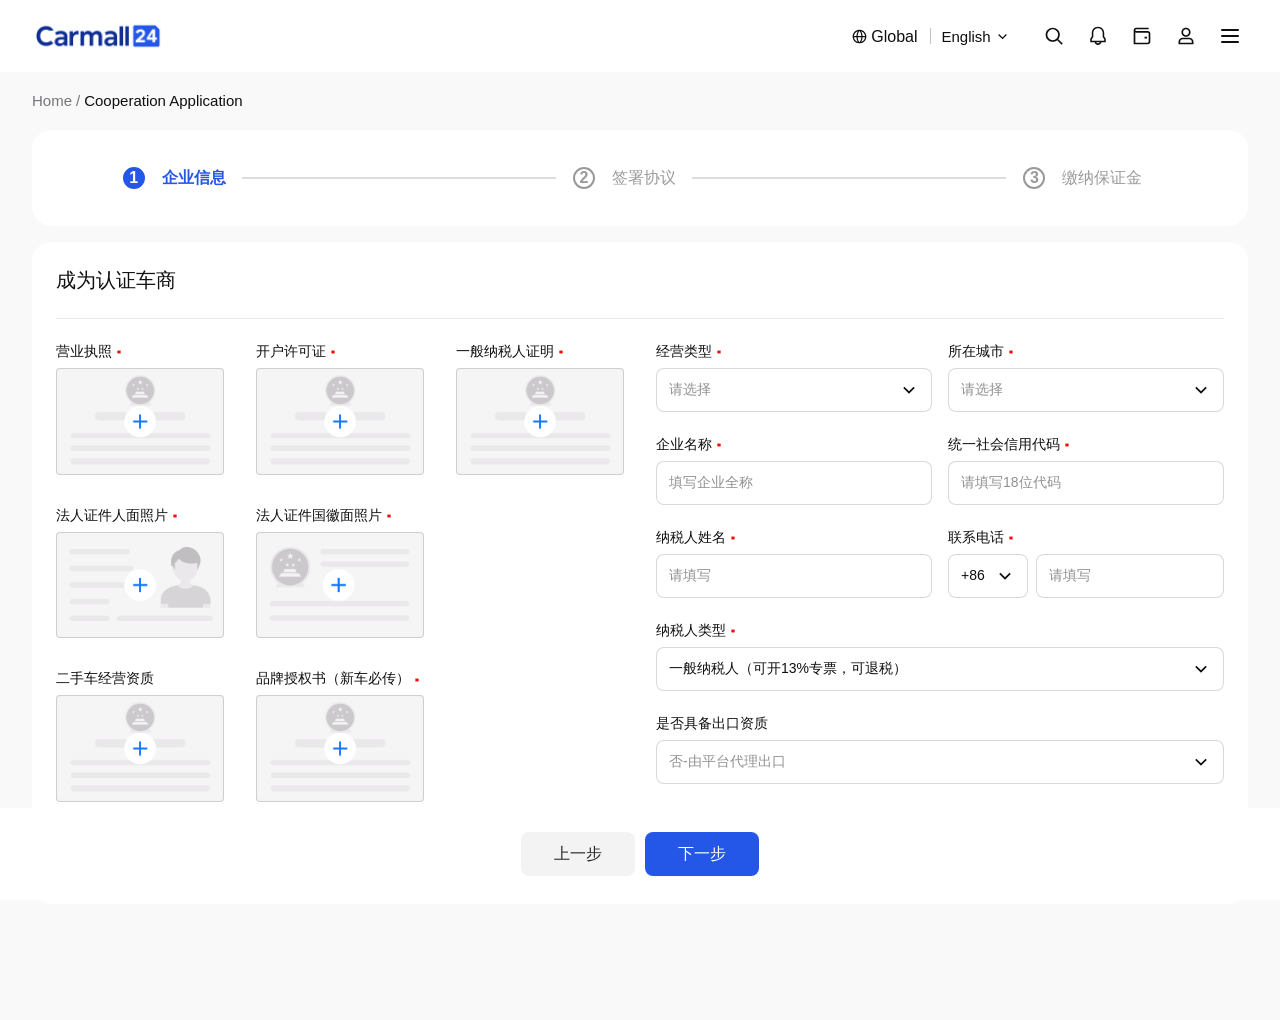
<file: dealer-application.html>
<!doctype html>
<html lang="en">
<head>
  <meta charset="utf-8">
  <meta name="viewport" content="width=device-width, initial-scale=1">
  <meta name="description" content="Complete the Carmall24 dealer application in three steps.">
  <meta name="typeface" content="MiSans by Xiaomi">
  <title>Cooperation Application · Carmall24</title>
  <link rel="icon" href="assets/logo.png">
  <link rel="stylesheet" href="styles.css">
  <link rel="stylesheet" href="work-with-us.css">
  <link rel="stylesheet" href="dealer-application.css">
  <script src="app.js" defer></script>
  <script src="dealer-application.js" defer></script>
</head>
<body class="partner-page dealer-application-page" id="top">
  <a class="skip-link" href="#main-content">Skip to content</a>
  <header class="site-header">
    <div class="container header-inner">
      <a class="wordmark" href="./index.html" aria-label="Carmall24 home">
        <img src="assets/header-logo.png" width="132" height="44" alt="Carmall24">
      </a>

      <nav class="main-nav" id="main-navigation" aria-label="Main navigation">
        <div class="makes-menu">
          <button class="makes-trigger" type="button" aria-expanded="false" aria-controls="makes-panel">Makes</button>
          <div class="makes-panel" id="makes-panel" hidden>
            <div class="container makes-panel-inner">
              <div class="makes-columns">
                <section class="makes-column" aria-labelledby="makes-brands-title">
                  <h2 id="makes-brands-title">Popular Makes</h2>
                  <ul class="makes-options makes-options-with-icons" data-makes-filter="brand">
                    <li><button type="button" data-value="toyota">Toyota</button></li>
                    <li><button type="button" data-value="volkswagen">Volkswagen</button></li>
                    <li><button type="button" data-value="bmw">BMW</button></li>
                    <li><button type="button" data-value="byd">BYD</button></li>
                    <li><button type="button" data-value="audi">Audi</button></li>
                    <li><button type="button" data-value="mercedes-benz">Mercedes-Benz</button></li>
                    <li><button type="button" data-value="honda">Honda</button></li>
                    <li><button type="button" data-value="hyundai">Hyundai</button></li>
                    <li><button type="button" data-value="nissan">Nissan</button></li>
                  </ul>
                </section>
                <section class="makes-column" aria-labelledby="makes-types-title">
                  <h2 id="makes-types-title">Shop By Type</h2>
                  <ul class="makes-options makes-options-with-icons" data-makes-filter="type">
                    <li><button type="button" data-value="sedan">Sedan</button></li>
                    <li><button type="button" data-value="suv">SUV</button></li>
                    <li><button type="button" data-value="minivan">Mlini Van</button></li>
                    <li><button type="button" data-value="hatchback">Hatchback</button></li>
                    <li><button type="button" data-value="wagon">Wagon</button></li>
                    <li><button type="button" data-value="pickup">Pick Up</button></li>
                    <li><button type="button" data-value="van">Van</button></li>
                    <li><button type="button" data-value="truck">Truck</button></li>
                  </ul>
                </section>
                <section class="makes-column" aria-labelledby="makes-models-title">
                  <h2 id="makes-models-title">Popular Models</h2>
                  <ul class="makes-options makes-options-with-icons" data-makes-filter="model">
                    <li><button type="button" data-value="Audi A3">Audi A3</button></li>
                    <li><button type="button" data-value="BMW X1">BMW X1</button></li>
                    <li><button type="button" data-value="BMW Series">BMW Series</button></li>
                    <li><button type="button" data-value="Havai H6">Havai H6</button></li>
                    <li><button type="button" data-value="Toyota Corolla">Toyota Corolla</button></li>
                    <li><button type="button" data-value="Volkswagen Golf">Volkswagen Golf</button></li>
                    <li><button type="button" data-value="Audi Q3">Audi Q3</button></li>
                    <li><button type="button" data-value="Mercedes-Benz Class">Mercedes-Benz Class</button></li>
                    <li><button type="button" data-value="Toyota RAV4">Toyota RAV4</button></li>
                    <li class="makes-placeholder" aria-hidden="true"></li>
                  </ul>
                </section>
                <section class="makes-column" aria-labelledby="makes-budgets-title">
                  <h2 id="makes-budgets-title">Shop By Budget</h2>
                  <ul class="makes-options" data-makes-filter="budget">
                    <li><button type="button" data-value="7000">Under $7,000</button></li>
                    <li><button type="button" data-value="9000-14000">$9,000 - $14,000</button></li>
                    <li><button type="button" data-value="14000-21000">$14,000 - $21,000</button></li>
                    <li><button type="button" data-value="21000-36000">$21,000 - $36,000</button></li>
                    <li><button type="button" data-value="36000-">Over $36,000</button></li>
                  </ul>
                </section>
              </div>
              <a class="makes-view-all" href="./index.html#vehicle-search">View All Makes <img src="assets/makes-chevron.svg" alt=""></a>
            </div>
          </div>
        </div>
        <a href="./new-cars.html">New Cars</a>
        <a href="./used-cars.html">Used Cars</a>
        <a href="./index.html#auctions">Auctions</a>
        <a href="https://www.carmall24.com/market">Vehicle Market Trends</a>
        <a href="./index.html#news">News</a>
        <a href="./work-with-us.html">Work With Us</a>
        <a href="https://www.carmall24.com/about">About Us</a>
        <button class="mobile-search-trigger" type="button" aria-haspopup="dialog" aria-controls="header-search-dialog" aria-expanded="false">Search vehicles</button>
      </nav>

      <div class="header-tools">
        <button class="locale-trigger" type="button" aria-haspopup="dialog" aria-controls="regional-settings" aria-expanded="false" aria-label="Regional settings, Global, English">
          <span class="site-region">
            <span class="site-region-icon" id="site-region-icon" aria-hidden="true"><img src="assets/globe-dark.svg" alt=""></span>
            <span id="site-region-name">Global</span>
          </span>
          <span class="locale-rule" aria-hidden="true"><img src="assets/language-divider-dark.svg" alt=""></span>
          <span class="site-language"><span id="site-language-name" lang="en" dir="auto">English</span><img src="assets/nav-chevron-dark.svg" alt=""></span>
        </button>
        <button class="header-icon header-search" type="button" aria-label="Search vehicles" aria-haspopup="dialog" aria-controls="header-search-dialog" aria-expanded="false"><img src="assets/regional-search.svg" alt=""></button>
        <details class="menu notification-menu">
          <summary class="header-icon" aria-label="Notifications"><img src="assets/notification-dark.svg" alt=""></summary>
          <div class="menu-panel"><p>No new notifications.</p></div>
        </details>
        <a class="header-icon header-wallet" href="https://www.carmall24.com/account/wallet" aria-label="Wallet"><img src="assets/wallet-dark.svg" alt=""></a>
        <a class="header-icon" href="https://www.carmall24.com/account" aria-label="Account"><img src="assets/account-dark.svg" alt=""></a>
        <button class="header-icon mobile-menu-toggle" type="button" aria-controls="main-navigation" aria-expanded="false" aria-label="Toggle navigation">
          <span class="menu-bars" aria-hidden="true"></span>
        </button>
      </div>
    </div>
  </header>

  <main class="dealer-application-main" id="main-content" lang="zh-CN">
    <nav class="container dealer-breadcrumb" aria-label="Breadcrumb" lang="en">
      <a href="./index.html">Home</a>
      <span aria-hidden="true">/</span>
      <span aria-current="page">Cooperation Application</span>
    </nav>

    <div class="container dealer-flow" id="dealer-flow">
      <ol class="dealer-progress" aria-label="申请进度">
        <li aria-current="step"><span class="dealer-step-number" aria-hidden="true">1</span><span>企业信息</span></li>
        <li><span class="dealer-step-number" aria-hidden="true">2</span><span>签署协议</span></li>
        <li><span class="dealer-step-number" aria-hidden="true">3</span><span>缴纳保证金</span></li>
      </ol>

      <section class="dealer-card" data-dealer-step="1" aria-labelledby="dealer-details-title">
        <h1 class="dealer-card-title" id="dealer-details-title" tabindex="-1">成为认证车商<span class="visually-hidden">，企业信息</span></h1>
        <p class="dealer-notice" id="dealer-prefill-status" role="status" hidden></p>
        <form class="dealer-details" id="dealer-details-form" method="post" data-validate>
          <div class="dealer-documents" aria-label="企业资质资料">
            <div class="dealer-document">
              <label class="dealer-document-field">
                <span class="partner-field-label">营业执照 <img src="assets/partner-required.svg" alt=""></span>
                <input class="visually-hidden" type="file" name="business_license" accept="image/*,.pdf" required>
                <span class="dealer-upload-target">
                  <img src="assets/dealer-document-placeholder.png" alt="">
                  <span class="dealer-file-name" hidden></span>
                </span>
              </label>
              <button class="dealer-remove-file" type="button" aria-label="移除营业执照" hidden>移除文件</button>
            </div>
            <div class="dealer-document">
              <label class="dealer-document-field">
                <span class="partner-field-label">开户许可证 <img src="assets/partner-required.svg" alt=""></span>
                <input class="visually-hidden" type="file" name="bank_permit" accept="image/*,.pdf" required>
                <span class="dealer-upload-target">
                  <img src="assets/dealer-document-placeholder.png" alt="">
                  <span class="dealer-file-name" hidden></span>
                </span>
              </label>
              <button class="dealer-remove-file" type="button" aria-label="移除开户许可证" hidden>移除文件</button>
            </div>
            <div class="dealer-document">
              <label class="dealer-document-field">
                <span class="partner-field-label">一般纳税人证明 <img src="assets/partner-required.svg" alt=""></span>
                <input class="visually-hidden" type="file" name="taxpayer_proof" accept="image/*,.pdf" required>
                <span class="dealer-upload-target">
                  <img src="assets/dealer-document-placeholder.png" alt="">
                  <span class="dealer-file-name" hidden></span>
                </span>
              </label>
              <button class="dealer-remove-file" type="button" aria-label="移除一般纳税人证明" hidden>移除文件</button>
            </div>
            <div class="dealer-document">
              <label class="dealer-document-field">
                <span class="partner-field-label">法人证件人面照片 <img src="assets/partner-required.svg" alt=""></span>
                <input class="visually-hidden" type="file" name="representative_id_front" accept="image/*,.pdf" required>
                <span class="dealer-upload-target">
                  <img src="assets/dealer-document-placeholder.png" alt="">
                  <img src="assets/dealer-id-portrait-placeholder.png" alt="">
                  <span class="dealer-file-name" hidden></span>
                </span>
              </label>
              <button class="dealer-remove-file" type="button" aria-label="移除法人证件人面照片" hidden>移除文件</button>
            </div>
            <div class="dealer-document">
              <label class="dealer-document-field">
                <span class="partner-field-label">法人证件国徽面照片 <img src="assets/partner-required.svg" alt=""></span>
                <input class="visually-hidden" type="file" name="representative_id_back" accept="image/*,.pdf" required>
                <span class="dealer-upload-target">
                  <img src="assets/dealer-document-placeholder.png" alt="">
                  <img src="assets/dealer-id-emblem-placeholder.png" alt="">
                  <span class="dealer-file-name" hidden></span>
                </span>
              </label>
              <button class="dealer-remove-file" type="button" aria-label="移除法人证件国徽面照片" hidden>移除文件</button>
            </div>
            <div class="dealer-document dealer-document--row-start">
              <label class="dealer-document-field">
                <span class="partner-field-label">二手车经营资质</span>
                <input class="visually-hidden" type="file" name="used_car_qualification" accept="image/*,.pdf">
                <span class="dealer-upload-target">
                  <img src="assets/dealer-document-placeholder.png" alt="">
                  <span class="dealer-file-name" hidden></span>
                </span>
              </label>
              <button class="dealer-remove-file" type="button" aria-label="移除二手车经营资质" hidden>移除文件</button>
            </div>
            <div class="dealer-document">
              <label class="dealer-document-field">
                <span class="partner-field-label">品牌授权书（新车必传） <img src="assets/partner-required.svg" alt=""></span>
                <input class="visually-hidden" type="file" name="brand_authorization" accept="image/*,.pdf">
                <span class="dealer-upload-target">
                  <img src="assets/dealer-document-placeholder.png" alt="">
                  <span class="dealer-file-name" hidden></span>
                </span>
              </label>
              <button class="dealer-remove-file" type="button" aria-label="移除品牌授权书" hidden>移除文件</button>
            </div>
          </div>

          <div class="partner-form-fields dealer-form-fields">
            <label class="partner-field">
              <span class="partner-field-label">经营类型 <img src="assets/partner-required.svg" alt=""></span>
              <select class="partner-control partner-select" name="business_type" required>
                <option value="" selected disabled>请选择</option>
                <option value="New car dealer">新车经销商</option>
                <option value="Used car dealer">二手车经销商</option>
                <option value="New and used car dealer">新车及二手车经销商</option>
                <option value="Automotive trading company">汽车贸易公司</option>
                <option value="Other">其他</option>
              </select>
            </label>
            <label class="partner-field">
              <span class="partner-field-label">所在城市 <img src="assets/partner-required.svg" alt=""></span>
              <input class="partner-control partner-select" name="city" list="dealer-cities" autocomplete="address-level2" placeholder="请选择" maxlength="80" data-validation-trim data-required-message="请选择所在城市。" required>
            </label>
            <datalist id="dealer-cities">
              <option value="Beijing" label="北京"></option>
              <option value="Chengdu" label="成都"></option>
              <option value="Chongqing" label="重庆"></option>
              <option value="Guangzhou" label="广州"></option>
              <option value="Hangzhou" label="杭州"></option>
              <option value="Horgos" label="霍尔果斯"></option>
              <option value="Shanghai" label="上海"></option>
              <option value="Shenzhen" label="深圳"></option>
              <option value="Tianjin" label="天津"></option>
            </datalist>
            <label class="partner-field">
              <span class="partner-field-label">企业名称 <img src="assets/partner-required.svg" alt=""></span>
              <input class="partner-control" name="business_name" autocomplete="organization" placeholder="填写企业全称" maxlength="100" data-validation-trim required>
            </label>
            <label class="partner-field">
              <span class="partner-field-label">统一社会信用代码 <img src="assets/partner-required.svg" alt=""></span>
              <input class="partner-control" name="credit_code" placeholder="请填写18位代码" maxlength="18" pattern="[A-Za-z0-9]{18}" title="请输入 18 位数字或英文字母" autocapitalize="characters" spellcheck="false" required>
            </label>
            <label class="partner-field">
              <span class="partner-field-label">纳税人姓名 <img src="assets/partner-required.svg" alt=""></span>
              <input class="partner-control" name="legal_representative" autocomplete="name" placeholder="请填写" maxlength="80" data-validation-trim required>
            </label>
            <fieldset class="partner-number">
              <legend class="partner-field-label">联系电话 <img src="assets/partner-required.svg" alt=""></legend>
              <div class="partner-number-fields">
                <input class="partner-control partner-select" type="tel" name="calling_code" aria-label="国际区号" autocomplete="tel-country-code" list="dealer-calling-codes" value="+86" pattern="\+[1-9][0-9]{0,2}" title="请输入加号及一至三位数字" maxlength="4" required>
                <input class="partner-control" type="tel" name="phone" aria-label="本地电话号码" autocomplete="tel-national" placeholder="请填写" maxlength="26" data-local-phone required>
              </div>
              <datalist id="dealer-calling-codes">
                <option value="+86"></option>
                <option value="+1"></option>
                <option value="+7"></option>
                <option value="+44"></option>
                <option value="+233"></option>
                <option value="+234"></option>
                <option value="+254"></option>
                <option value="+971"></option>
              </datalist>
            </fieldset>
            <label class="partner-field partner-field-wide">
              <span class="partner-field-label">纳税人类型 <img src="assets/partner-required.svg" alt=""></span>
              <select class="partner-control partner-select" name="taxpayer_type" required>
                <option value="General taxpayer" selected>一般纳税人（可开13%专票，可退税）</option>
                <option value="Small-scale taxpayer">小规模纳税人</option>
                <option value="Other">其他</option>
              </select>
            </label>
            <label class="partner-field partner-field-wide">
              <span class="partner-field-label">是否具备出口资质</span>
              <select class="partner-control partner-select dealer-export-select" name="export_qualification">
                <option value="No" selected>否-由平台代理出口</option>
                <option value="Yes">是-具备出口资质</option>
              </select>
            </label>
          </div>
        </form>
        <p class="dealer-notice">纳税人类型决定成本口径：一般纳税人按不含税价结算（可退税）；小规模按含税价，报价会高约 13%。</p>
      </section>

      <section class="dealer-card" data-dealer-step="2" aria-labelledby="dealer-agreement-title" hidden>
        <h1 class="dealer-card-title" id="dealer-agreement-title" tabindex="-1">成为认证车商<span class="visually-hidden">，签署协议</span></h1>
        <form class="dealer-agreement-form" id="dealer-agreement-form" method="post" data-validate>
          <article class="dealer-agreement-card">
            <h2>《车商合作协议》</h2>
            <p>平台作为出口主体统一对外报价与收汇；车商按含税价结算；平台收取成交额 3% 服务费；车辆真实性由车商负责。</p>
          </article>
          <article class="dealer-agreement-card">
            <h2>《出口代理协议》</h2>
            <p>平台代理报关、商检、物流及退税；车商需配合提供发票、合格证等单证。</p>
          </article>
          <label class="dealer-agreement-check"><input type="checkbox" name="agreement" required><span>我已阅读并同意以上两份协议</span></label>
        </form>
      </section>

      <section class="dealer-card" data-dealer-step="3" aria-labelledby="dealer-deposit-title" hidden>
        <h1 class="dealer-card-title" id="dealer-deposit-title" tabindex="-1">成为认证车商<span class="visually-hidden">，缴纳保证金</span></h1>
        <div class="dealer-deposit-card">
          <div class="dealer-deposit-details">
            <p class="dealer-deposit-label" id="dealer-deposit-label">需缴纳保证金</p>
            <p class="dealer-deposit-amount">¥20,000</p>
            <p>可退 · 用于违规扣罚，退出时原路退回</p>
          </div>
          <button class="primary-button dealer-action-button dealer-deposit-button" id="dealer-pay" type="button">缴纳保证金</button>
        </div>
        <p class="dealer-notice" id="dealer-review-status" role="status" tabindex="-1">缴完即可提交审核，平台 1–2 个工作日完成资质核验。</p>
      </section>
    </div>

    <div class="dealer-application-actions" role="group" aria-label="申请步骤操作">
      <button class="dealer-action-button dealer-back" id="dealer-back" type="button">上一步</button>
      <button class="primary-button dealer-action-button" id="dealer-next" type="submit" form="dealer-details-form">下一步</button>
    </div>
  </main>

  <dialog class="header-search-dialog" id="header-search-dialog" aria-label="Vehicle search">
    <div class="header-search-panel">
      <form class="header-search-form" id="header-search-form" role="search" data-validate>
        <div class="header-search-field">
          <button class="header-search-submit" type="submit" aria-label="Submit vehicle search"><img src="assets/search-panel-magnifier.svg" alt=""></button>
          <input id="header-search-input" type="search" name="query" placeholder="Search for vehicles" aria-label="Search for vehicles" autocomplete="off" maxlength="80" dir="auto" data-validation-trim data-required-message="Enter a vehicle to search for." required autofocus>
        </div>
        <button class="header-search-cancel" type="button">Cancel</button>
      </form>

      <div class="header-search-sections">
        <section class="header-search-section" aria-labelledby="search-history-title">
          <div class="header-search-section-heading">
            <h2 id="search-history-title">Search History</h2>
            <button class="header-search-action" id="search-history-clear" type="button"><img src="assets/search-history-clear.svg" alt=""> Clear all</button>
          </div>
          <div class="search-history-chips">
            <div class="search-history-items" id="search-history-items"></div>
            <button class="search-history-toggle" id="search-history-toggle" type="button" aria-label="Collapse search history" aria-expanded="true" aria-controls="search-history-items" hidden><img src="assets/search-history-toggle.svg" alt=""></button>
          </div>
          <p class="search-history-empty" id="search-history-empty" role="status" hidden>No search history yet.</p>
        </section>

        <section class="header-search-section" aria-labelledby="search-recommendations-title">
          <div class="header-search-section-heading">
            <h2 id="search-recommendations-title">Recommended For You</h2>
            <button class="header-search-action" id="search-recommendations-refresh" type="button"><img src="assets/search-recommendations-refresh.svg" alt=""> Try Another</button>
          </div>
          <div class="search-recommendations" id="search-recommendations"></div>
        </section>
      </div>
    </div>
  </dialog>

  <dialog class="locale-dialog" id="regional-settings" aria-labelledby="regional-settings-title">
    <header class="locale-dialog-header">
      <h2 id="regional-settings-title">Regional Settings</h2>
      <button class="locale-close" type="button" data-locale-close aria-label="Close regional settings">
        <img src="assets/regional-close.svg" alt="">
      </button>
    </header>

    <div class="locale-dialog-content">
      <div class="locale-countries">
        <section class="locale-popular" aria-labelledby="locale-popular-title">
          <h3 id="locale-popular-title">Popular</h3>
          <div class="locale-country-grid" id="locale-popular-options"></div>
        </section>

        <section class="locale-directory" aria-label="Country and region directory">
          <div class="locale-search-row">
            <p class="locale-country-count" id="locale-country-count" role="status"></p>
            <label class="locale-search">
              <img src="assets/regional-search.svg" alt="">
              <input id="locale-country-search" type="search" placeholder="State/Province" aria-label="Search countries and regions" autocomplete="off">
            </label>
          </div>
          <div class="locale-directory-body">
            <div class="locale-continents" role="group" aria-label="Filter by continent">
              <button type="button" data-continent="All" aria-pressed="true">All</button>
              <button type="button" data-continent="Africa" aria-pressed="false">Africa</button>
              <button type="button" data-continent="Asia" aria-pressed="false">Asia</button>
              <button type="button" data-continent="Europe" aria-pressed="false">Europe</button>
              <button type="button" data-continent="North America" aria-pressed="false">North America</button>
              <button type="button" data-continent="South America" aria-pressed="false">South America</button>
              <button type="button" data-continent="Oceania" aria-pressed="false">Oceania</button>
            </div>
            <div class="locale-letters" id="locale-letters" role="group" aria-label="Find a country by first letter"></div>
            <div class="locale-country-scroll">
              <div class="locale-country-grid" id="locale-country-options"></div>
              <p class="locale-no-results" id="locale-no-results" hidden>No countries or regions found.</p>
            </div>
          </div>
        </section>
      </div>

      <div class="locale-divider" aria-hidden="true"><img src="assets/regional-divider.svg" alt=""></div>

      <section class="locale-languages" aria-labelledby="locale-language-title">
        <h3 id="locale-language-title">Language</h3>
        <div class="locale-language-options">
          <button class="locale-option" type="button" data-language="en" aria-pressed="true"><span lang="en">English</span></button>
          <button class="locale-option" type="button" data-language="ar" aria-pressed="false"><span lang="ar" dir="rtl">اللغة العربية</span></button>
          <button class="locale-option" type="button" data-language="fr" aria-pressed="false"><span lang="fr">Français</span></button>
          <button class="locale-option" type="button" data-language="ru" aria-pressed="false"><span lang="ru">Русский язык</span></button>
          <button class="locale-option" type="button" data-language="es" aria-pressed="false"><span lang="es">Español</span></button>
          <button class="locale-option" type="button" data-language="pt" aria-pressed="false"><span lang="pt">Português</span></button>
          <button class="locale-option" type="button" data-language="de" aria-pressed="false"><span lang="de">Deutsch</span></button>
          <button class="locale-option" type="button" data-language="pl" aria-pressed="false"><span lang="pl">Polski</span></button>
        </div>
      </section>
    </div>

    <footer class="locale-actions">
      <button class="locale-cancel" type="button" data-locale-close>Cancel</button>
      <button class="primary-button locale-apply" type="button">Apply</button>
    </footer>
  </dialog>

</body>
</html>
</file>
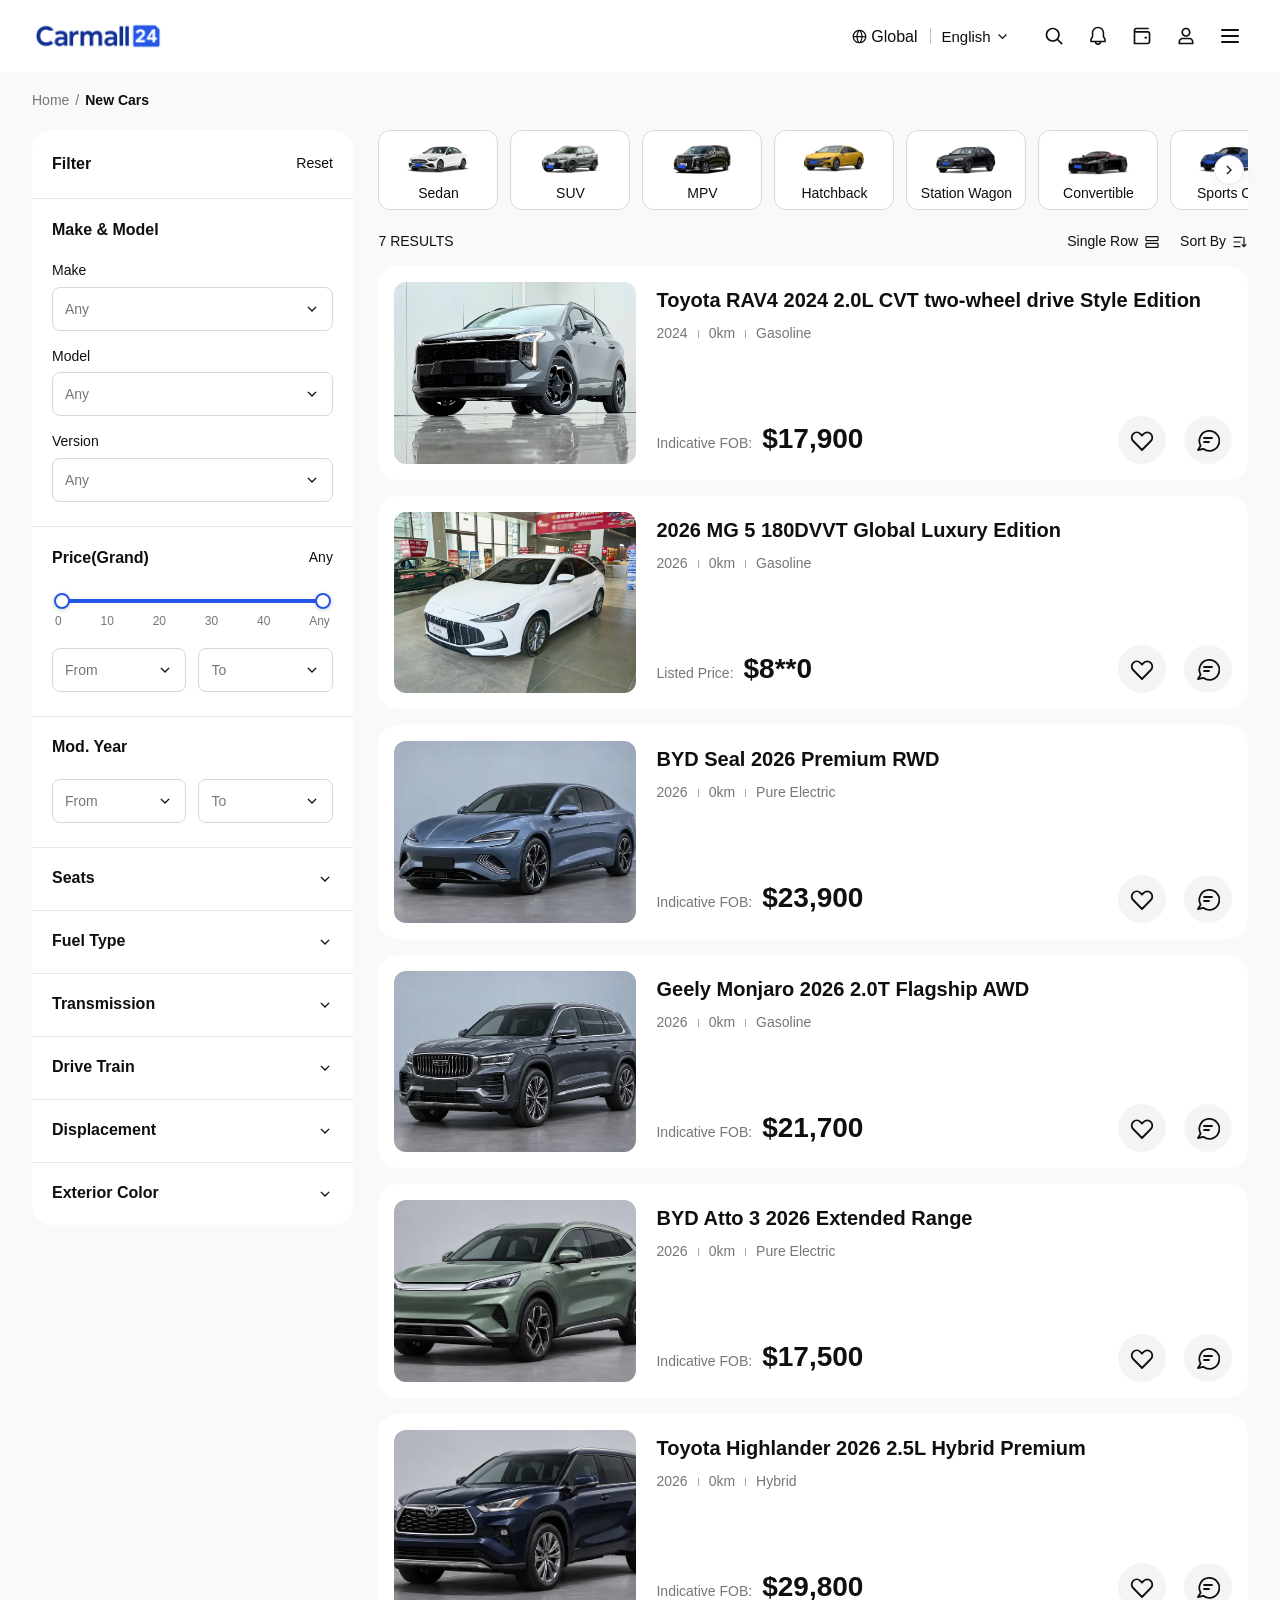
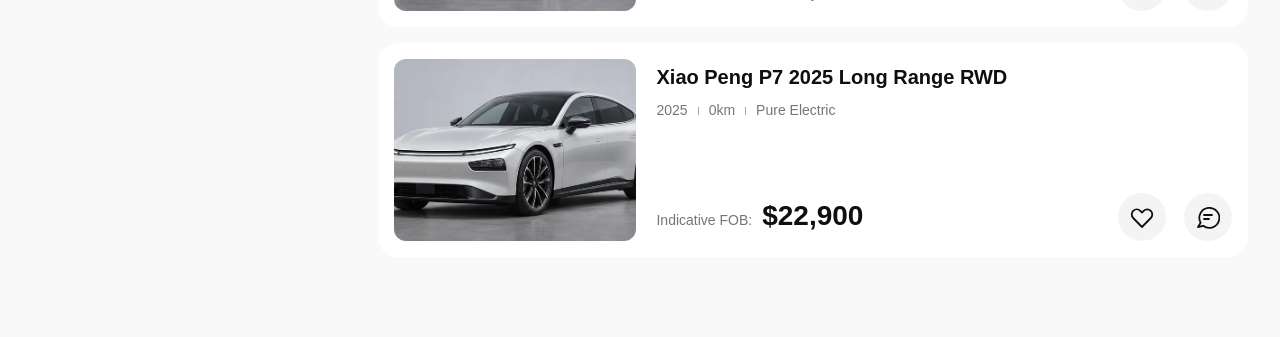
<file: new-cars.html>
<!doctype html>
<html lang="en">
<head>
  <meta charset="utf-8">
  <meta name="viewport" content="width=device-width, initial-scale=1">
  <meta name="description" content="Browse new vehicles from China and request an export quote from Carmall24.">
  <meta name="typeface" content="MiSans by Xiaomi">
  <title>New Cars · Carmall24</title>
  <link rel="icon" href="assets/logo.png">
  <link rel="stylesheet" href="styles.css">
  <link rel="stylesheet" href="inventory.css">
  <script src="app.js" defer></script>
  <script src="inventory-data.js" defer></script>
  <script src="inventory.js" defer></script>
</head>
<body id="top">
  <a class="skip-link" href="#main-content">Skip to content</a>
  <header class="site-header">
    <div class="container header-inner">
      <a class="wordmark" href="./index.html" aria-label="Carmall24 home">
        <img src="assets/header-logo.png" width="132" height="44" alt="Carmall24">
      </a>

      <nav class="main-nav" id="main-navigation" aria-label="Main navigation">
        <div class="makes-menu">
          <button class="makes-trigger" type="button" aria-expanded="false" aria-controls="makes-panel">Makes</button>
          <div class="makes-panel" id="makes-panel" hidden>
            <div class="container makes-panel-inner">
              <div class="makes-columns">
                <section class="makes-column" aria-labelledby="makes-brands-title">
                  <h2 id="makes-brands-title">Popular Makes</h2>
                  <ul class="makes-options makes-options-with-icons" data-makes-filter="brand">
                    <li><button type="button" data-value="toyota">Toyota</button></li>
                    <li><button type="button" data-value="volkswagen">Volkswagen</button></li>
                    <li><button type="button" data-value="bmw">BMW</button></li>
                    <li><button type="button" data-value="byd">BYD</button></li>
                    <li><button type="button" data-value="audi">Audi</button></li>
                    <li><button type="button" data-value="mercedes-benz">Mercedes-Benz</button></li>
                    <li><button type="button" data-value="honda">Honda</button></li>
                    <li><button type="button" data-value="hyundai">Hyundai</button></li>
                    <li><button type="button" data-value="nissan">Nissan</button></li>
                  </ul>
                </section>
                <section class="makes-column" aria-labelledby="makes-types-title">
                  <h2 id="makes-types-title">Shop By Type</h2>
                  <ul class="makes-options makes-options-with-icons" data-makes-filter="type">
                    <li><button type="button" data-value="sedan">Sedan</button></li>
                    <li><button type="button" data-value="suv">SUV</button></li>
                    <li><button type="button" data-value="minivan">Mlini Van</button></li>
                    <li><button type="button" data-value="hatchback">Hatchback</button></li>
                    <li><button type="button" data-value="wagon">Wagon</button></li>
                    <li><button type="button" data-value="pickup">Pick Up</button></li>
                    <li><button type="button" data-value="van">Van</button></li>
                    <li><button type="button" data-value="truck">Truck</button></li>
                  </ul>
                </section>
                <section class="makes-column" aria-labelledby="makes-models-title">
                  <h2 id="makes-models-title">Popular Models</h2>
                  <ul class="makes-options makes-options-with-icons" data-makes-filter="model">
                    <li><button type="button" data-value="Audi A3">Audi A3</button></li>
                    <li><button type="button" data-value="BMW X1">BMW X1</button></li>
                    <li><button type="button" data-value="BMW Series">BMW Series</button></li>
                    <li><button type="button" data-value="Havai H6">Havai H6</button></li>
                    <li><button type="button" data-value="Toyota Corolla">Toyota Corolla</button></li>
                    <li><button type="button" data-value="Volkswagen Golf">Volkswagen Golf</button></li>
                    <li><button type="button" data-value="Audi Q3">Audi Q3</button></li>
                    <li><button type="button" data-value="Mercedes-Benz Class">Mercedes-Benz Class</button></li>
                    <li><button type="button" data-value="Toyota RAV4">Toyota RAV4</button></li>
                    <li class="makes-placeholder" aria-hidden="true"></li>
                  </ul>
                </section>
                <section class="makes-column" aria-labelledby="makes-budgets-title">
                  <h2 id="makes-budgets-title">Shop By Budget</h2>
                  <ul class="makes-options" data-makes-filter="budget">
                    <li><button type="button" data-value="7000">Under $7,000</button></li>
                    <li><button type="button" data-value="9000-14000">$9,000 - $14,000</button></li>
                    <li><button type="button" data-value="14000-21000">$14,000 - $21,000</button></li>
                    <li><button type="button" data-value="21000-36000">$21,000 - $36,000</button></li>
                    <li><button type="button" data-value="36000-">Over $36,000</button></li>
                  </ul>
                </section>
              </div>
              <a class="makes-view-all" href="#make-model-filter">View All Makes <img src="assets/makes-chevron.svg" alt=""></a>
            </div>
          </div>
        </div>
        <a href="./new-cars.html" aria-current="page">New Cars</a>
        <a href="./used-cars.html">Used Cars</a>
        <a href="./index.html#auctions">Auctions</a>
        <a href="https://www.carmall24.com/market">Vehicle Market Trends</a>
        <a href="./index.html#news">News</a>
        <a href="./work-with-us.html">Work With Us</a>
        <a href="https://www.carmall24.com/about">About Us</a>
        <button class="mobile-search-trigger" type="button" aria-haspopup="dialog" aria-controls="header-search-dialog" aria-expanded="false">Search vehicles</button>
      </nav>

      <div class="header-tools">
        <button class="locale-trigger" type="button" aria-haspopup="dialog" aria-controls="regional-settings" aria-expanded="false" aria-label="Regional settings, Global, English">
          <span class="site-region">
            <span class="site-region-icon" id="site-region-icon" aria-hidden="true"><img src="assets/globe.svg" alt=""></span>
            <span id="site-region-name">Global</span>
          </span>
          <span class="locale-rule" aria-hidden="true"><img src="assets/language-divider.svg" alt=""></span>
          <span class="site-language"><span id="site-language-name" lang="en" dir="auto">English</span><img src="assets/nav-chevron.svg" alt=""></span>
        </button>
        <button class="header-icon header-search" type="button" aria-label="Search vehicles" aria-haspopup="dialog" aria-controls="header-search-dialog" aria-expanded="false"><img src="assets/nav-search.svg" alt=""></button>
        <details class="menu notification-menu">
          <summary class="header-icon" aria-label="Notifications"><img src="assets/notification.svg" alt=""></summary>
          <div class="menu-panel"><p>No new notifications.</p></div>
        </details>
        <a class="header-icon header-wallet" href="https://www.carmall24.com/account/wallet" aria-label="Wallet"><img src="assets/wallet.svg" alt=""></a>
        <a class="header-icon" href="https://www.carmall24.com/account" aria-label="Account"><img src="assets/account.svg" alt=""></a>
        <button class="header-icon mobile-menu-toggle" type="button" aria-controls="main-navigation" aria-expanded="false" aria-label="Toggle navigation">
          <span class="menu-bars" aria-hidden="true"></span>
        </button>
      </div>
    </div>
  </header>

  <main class="container inventory-page" id="main-content" data-inventory="new">
    <nav class="inventory-breadcrumb" aria-label="Breadcrumb">
      <a href="./index.html">Home</a>
      <span aria-hidden="true">/</span>
      <h1 aria-current="page">New Cars</h1>
    </nav>

    <div class="inventory-layout">
      <aside class="inventory-filters" aria-labelledby="filter-title">
        <div class="inventory-filter-header">
          <h2 id="filter-title">Filter</h2>
          <button class="inventory-filter-toggle" type="button" aria-controls="inventory-filters" aria-expanded="false">Filter <img src="assets/filter-chevron.svg" width="16" height="16" alt=""></button>
          <button type="button" data-reset-filters>Reset</button>
        </div>
        <form class="inventory-filter-form" id="inventory-filters" autocomplete="off"></form>
      </aside>

      <section class="inventory-results" aria-label="Vehicle results">
        <div class="inventory-categories">
          <div class="inventory-category-track" role="group" aria-label="Filter by vehicle type"></div>
          <button type="button" class="inventory-category-arrow" data-category-step="-1" aria-label="Previous vehicle types" hidden></button>
          <button type="button" class="inventory-category-arrow" data-category-step="1" aria-label="More vehicle types" hidden></button>
        </div>
        <div class="inventory-toolbar">
          <p id="inventory-result-count" role="status" tabindex="-1"></p>
          <div class="inventory-toolbar-actions">
            <button class="inventory-toolbar-button" id="inventory-view" type="button" aria-controls="inventory-cards"></button>
            <details class="inventory-sort">
              <summary class="inventory-toolbar-button">
                <span id="inventory-sort-label">Sort By</span>
              </summary>
              <div class="inventory-sort-options" role="group" aria-label="Sort by">
                <button type="button" data-sort="featured" aria-pressed="true">Recommended</button>
                <button type="button" data-sort="price-asc" aria-pressed="false">Price: Low to High</button>
                <button type="button" data-sort="price-desc" aria-pressed="false">Price: High to Low</button>
                <button type="button" data-sort="year-desc" aria-pressed="false">Model Year: Newest</button>
              </div>
            </details>
          </div>
        </div>
        <div class="inventory-active-filters" role="group" aria-label="Applied filters" hidden></div>
        <ul class="inventory-cards" id="inventory-cards" data-view="single"></ul>
        <div class="inventory-empty" hidden>
          <p>No vehicles match these filters.</p>
          <button type="button" class="primary-button" data-reset-filters>Reset Filters</button>
        </div>
        <noscript>Enable JavaScript to browse and filter vehicles.</noscript>
      </section>
    </div>
  </main>

  <template id="inventory-card-template">
    <li>
      <article class="inventory-card">
        <a class="inventory-card-photo"><img width="242" height="182" alt=""></a>
        <div class="inventory-card-body">
          <div class="inventory-card-info">
            <h2><a class="inventory-detail-link"></a></h2>
            <ul class="inventory-card-specs"></ul>
          </div>
          <div class="inventory-card-footer">
            <p class="inventory-price"><span>Indicative FOB:</span><strong></strong></p>
            <div class="inventory-card-actions">
              <button class="inventory-favorite" type="button" aria-pressed="false"></button>
              <a class="inventory-inquire"></a>
            </div>
          </div>
        </div>
      </article>
    </li>
  </template>

  <dialog class="header-search-dialog" id="header-search-dialog" aria-label="Vehicle search">
    <div class="header-search-panel">
      <form class="header-search-form" id="header-search-form" role="search" data-validate>
        <div class="header-search-field">
          <button class="header-search-submit" type="submit" aria-label="Submit vehicle search"><img src="assets/search-panel-magnifier.svg" alt=""></button>
          <input id="header-search-input" type="search" name="query" placeholder="Search for vehicles" aria-label="Search for vehicles" autocomplete="off" maxlength="80" dir="auto" data-validation-trim data-required-message="Enter a vehicle to search for." required autofocus>
        </div>
        <button class="header-search-cancel" type="button">Cancel</button>
      </form>

      <div class="header-search-sections">
        <section class="header-search-section" aria-labelledby="search-history-title">
          <div class="header-search-section-heading">
            <h2 id="search-history-title">Search History</h2>
            <button class="header-search-action" id="search-history-clear" type="button"><img src="assets/search-history-clear.svg" alt=""> Clear all</button>
          </div>
          <div class="search-history-chips">
            <div class="search-history-items" id="search-history-items"></div>
            <button class="search-history-toggle" id="search-history-toggle" type="button" aria-label="Collapse search history" aria-expanded="true" aria-controls="search-history-items" hidden><img src="assets/search-history-toggle.svg" alt=""></button>
          </div>
          <p class="search-history-empty" id="search-history-empty" role="status" hidden>No search history yet.</p>
        </section>

        <section class="header-search-section" aria-labelledby="search-recommendations-title">
          <div class="header-search-section-heading">
            <h2 id="search-recommendations-title">Recommended For You</h2>
            <button class="header-search-action" id="search-recommendations-refresh" type="button"><img src="assets/search-recommendations-refresh.svg" alt=""> Try Another</button>
          </div>
          <div class="search-recommendations" id="search-recommendations"></div>
        </section>
      </div>
    </div>
  </dialog>

  <dialog class="locale-dialog" id="regional-settings" aria-labelledby="regional-settings-title">
    <header class="locale-dialog-header">
      <h2 id="regional-settings-title">Regional Settings</h2>
      <button class="locale-close" type="button" data-locale-close aria-label="Close regional settings">
        <img src="assets/regional-close.svg" alt="">
      </button>
    </header>

    <div class="locale-dialog-content">
      <div class="locale-countries">
        <section class="locale-popular" aria-labelledby="locale-popular-title">
          <h3 id="locale-popular-title">Popular</h3>
          <div class="locale-country-grid" id="locale-popular-options"></div>
        </section>

        <section class="locale-directory" aria-label="Country and region directory">
          <div class="locale-search-row">
            <p class="locale-country-count" id="locale-country-count" role="status"></p>
            <label class="locale-search">
              <img src="assets/regional-search.svg" alt="">
              <input id="locale-country-search" type="search" placeholder="State/Province" aria-label="Search countries and regions" autocomplete="off">
            </label>
          </div>
          <div class="locale-directory-body">
            <div class="locale-continents" role="group" aria-label="Filter by continent">
              <button type="button" data-continent="All" aria-pressed="true">All</button>
              <button type="button" data-continent="Africa" aria-pressed="false">Africa</button>
              <button type="button" data-continent="Asia" aria-pressed="false">Asia</button>
              <button type="button" data-continent="Europe" aria-pressed="false">Europe</button>
              <button type="button" data-continent="North America" aria-pressed="false">North America</button>
              <button type="button" data-continent="South America" aria-pressed="false">South America</button>
              <button type="button" data-continent="Oceania" aria-pressed="false">Oceania</button>
            </div>
            <div class="locale-letters" id="locale-letters" role="group" aria-label="Find a country by first letter"></div>
            <div class="locale-country-scroll">
              <div class="locale-country-grid" id="locale-country-options"></div>
              <p class="locale-no-results" id="locale-no-results" hidden>No countries or regions found.</p>
            </div>
          </div>
        </section>
      </div>

      <div class="locale-divider" aria-hidden="true"><img src="assets/regional-divider.svg" alt=""></div>

      <section class="locale-languages" aria-labelledby="locale-language-title">
        <h3 id="locale-language-title">Language</h3>
        <div class="locale-language-options">
          <button class="locale-option" type="button" data-language="en" aria-pressed="true"><span lang="en">English</span></button>
          <button class="locale-option" type="button" data-language="ar" aria-pressed="false"><span lang="ar" dir="rtl">اللغة العربية</span></button>
          <button class="locale-option" type="button" data-language="fr" aria-pressed="false"><span lang="fr">Français</span></button>
          <button class="locale-option" type="button" data-language="ru" aria-pressed="false"><span lang="ru">Русский язык</span></button>
          <button class="locale-option" type="button" data-language="es" aria-pressed="false"><span lang="es">Español</span></button>
          <button class="locale-option" type="button" data-language="pt" aria-pressed="false"><span lang="pt">Português</span></button>
          <button class="locale-option" type="button" data-language="de" aria-pressed="false"><span lang="de">Deutsch</span></button>
          <button class="locale-option" type="button" data-language="pl" aria-pressed="false"><span lang="pl">Polski</span></button>
        </div>
      </section>
    </div>

    <footer class="locale-actions">
      <button class="locale-cancel" type="button" data-locale-close>Cancel</button>
      <button class="primary-button locale-apply" type="button">Apply</button>
    </footer>
  </dialog>
</body>
</html>
</file>
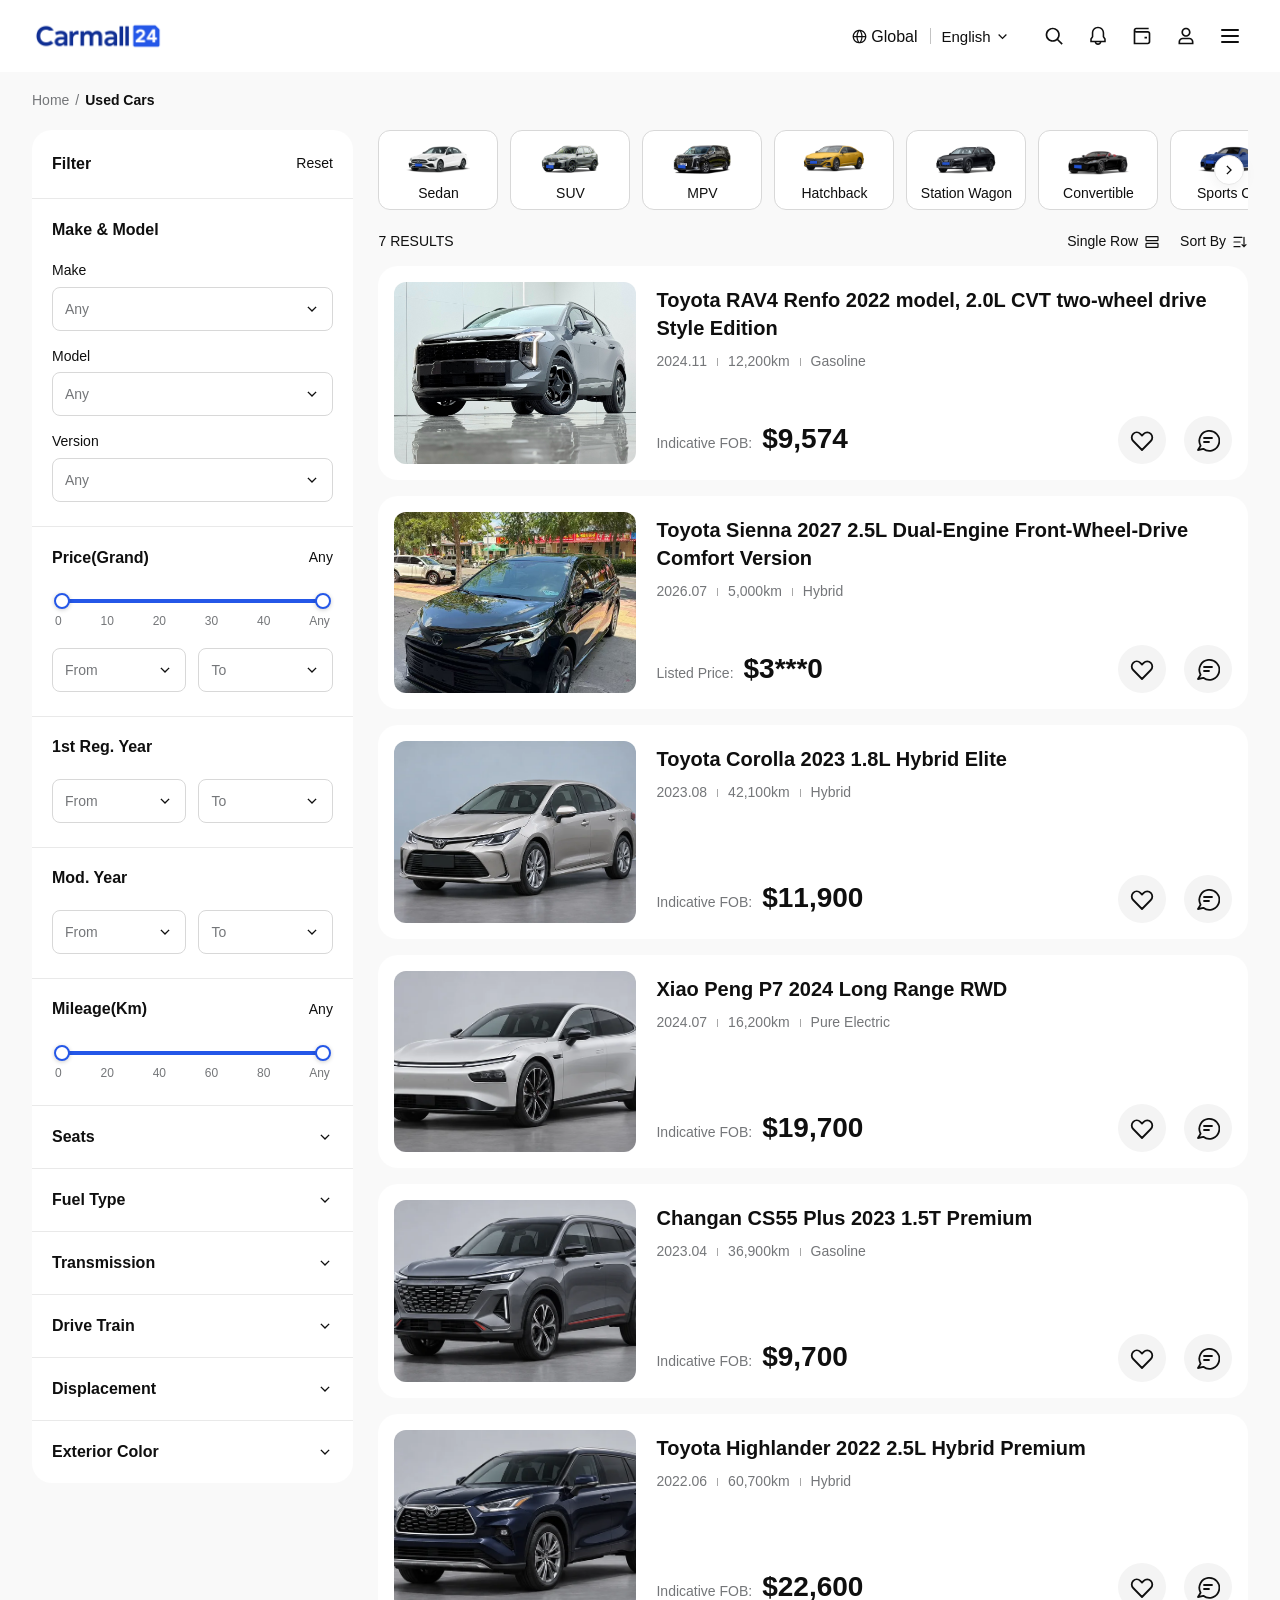
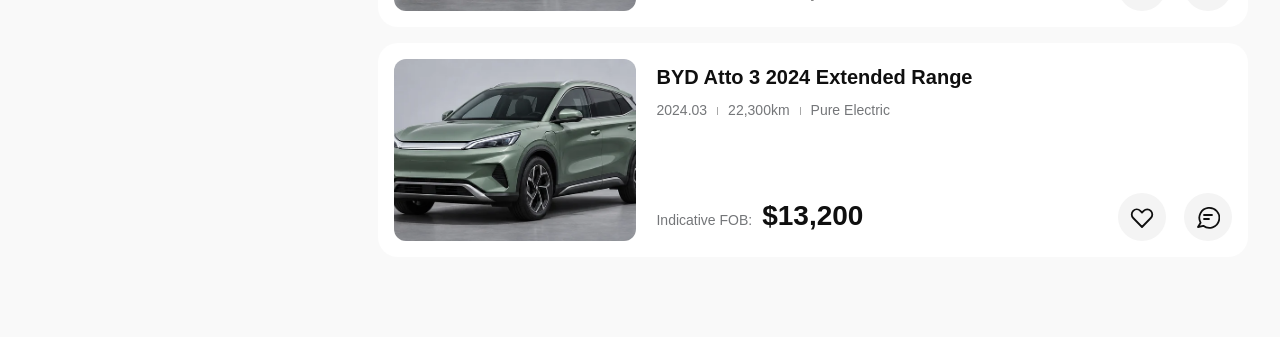
<file: used-cars.html>
<!doctype html>
<html lang="en">
<head>
  <meta charset="utf-8">
  <meta name="viewport" content="width=device-width, initial-scale=1">
  <meta name="description" content="Browse used vehicles from China and request an export quote from Carmall24.">
  <meta name="typeface" content="MiSans by Xiaomi">
  <title>Used Cars · Carmall24</title>
  <link rel="icon" href="assets/logo.png">
  <link rel="stylesheet" href="styles.css">
  <link rel="stylesheet" href="inventory.css">
  <script src="app.js" defer></script>
  <script src="inventory-data.js" defer></script>
  <script src="inventory.js" defer></script>
</head>
<body id="top">
  <a class="skip-link" href="#main-content">Skip to content</a>
  <header class="site-header">
    <div class="container header-inner">
      <a class="wordmark" href="./index.html" aria-label="Carmall24 home">
        <img src="assets/header-logo.png" width="132" height="44" alt="Carmall24">
      </a>

      <nav class="main-nav" id="main-navigation" aria-label="Main navigation">
        <div class="makes-menu">
          <button class="makes-trigger" type="button" aria-expanded="false" aria-controls="makes-panel">Makes</button>
          <div class="makes-panel" id="makes-panel" hidden>
            <div class="container makes-panel-inner">
              <div class="makes-columns">
                <section class="makes-column" aria-labelledby="makes-brands-title">
                  <h2 id="makes-brands-title">Popular Makes</h2>
                  <ul class="makes-options makes-options-with-icons" data-makes-filter="brand">
                    <li><button type="button" data-value="toyota">Toyota</button></li>
                    <li><button type="button" data-value="volkswagen">Volkswagen</button></li>
                    <li><button type="button" data-value="bmw">BMW</button></li>
                    <li><button type="button" data-value="byd">BYD</button></li>
                    <li><button type="button" data-value="audi">Audi</button></li>
                    <li><button type="button" data-value="mercedes-benz">Mercedes-Benz</button></li>
                    <li><button type="button" data-value="honda">Honda</button></li>
                    <li><button type="button" data-value="hyundai">Hyundai</button></li>
                    <li><button type="button" data-value="nissan">Nissan</button></li>
                  </ul>
                </section>
                <section class="makes-column" aria-labelledby="makes-types-title">
                  <h2 id="makes-types-title">Shop By Type</h2>
                  <ul class="makes-options makes-options-with-icons" data-makes-filter="type">
                    <li><button type="button" data-value="sedan">Sedan</button></li>
                    <li><button type="button" data-value="suv">SUV</button></li>
                    <li><button type="button" data-value="minivan">Mlini Van</button></li>
                    <li><button type="button" data-value="hatchback">Hatchback</button></li>
                    <li><button type="button" data-value="wagon">Wagon</button></li>
                    <li><button type="button" data-value="pickup">Pick Up</button></li>
                    <li><button type="button" data-value="van">Van</button></li>
                    <li><button type="button" data-value="truck">Truck</button></li>
                  </ul>
                </section>
                <section class="makes-column" aria-labelledby="makes-models-title">
                  <h2 id="makes-models-title">Popular Models</h2>
                  <ul class="makes-options makes-options-with-icons" data-makes-filter="model">
                    <li><button type="button" data-value="Audi A3">Audi A3</button></li>
                    <li><button type="button" data-value="BMW X1">BMW X1</button></li>
                    <li><button type="button" data-value="BMW Series">BMW Series</button></li>
                    <li><button type="button" data-value="Havai H6">Havai H6</button></li>
                    <li><button type="button" data-value="Toyota Corolla">Toyota Corolla</button></li>
                    <li><button type="button" data-value="Volkswagen Golf">Volkswagen Golf</button></li>
                    <li><button type="button" data-value="Audi Q3">Audi Q3</button></li>
                    <li><button type="button" data-value="Mercedes-Benz Class">Mercedes-Benz Class</button></li>
                    <li><button type="button" data-value="Toyota RAV4">Toyota RAV4</button></li>
                    <li class="makes-placeholder" aria-hidden="true"></li>
                  </ul>
                </section>
                <section class="makes-column" aria-labelledby="makes-budgets-title">
                  <h2 id="makes-budgets-title">Shop By Budget</h2>
                  <ul class="makes-options" data-makes-filter="budget">
                    <li><button type="button" data-value="7000">Under $7,000</button></li>
                    <li><button type="button" data-value="9000-14000">$9,000 - $14,000</button></li>
                    <li><button type="button" data-value="14000-21000">$14,000 - $21,000</button></li>
                    <li><button type="button" data-value="21000-36000">$21,000 - $36,000</button></li>
                    <li><button type="button" data-value="36000-">Over $36,000</button></li>
                  </ul>
                </section>
              </div>
              <a class="makes-view-all" href="#make-model-filter">View All Makes <img src="assets/makes-chevron.svg" alt=""></a>
            </div>
          </div>
        </div>
        <a href="./new-cars.html">New Cars</a>
        <a href="./used-cars.html" aria-current="page">Used Cars</a>
        <a href="./index.html#auctions">Auctions</a>
        <a href="https://www.carmall24.com/market">Vehicle Market Trends</a>
        <a href="./index.html#news">News</a>
        <a href="./work-with-us.html">Work With Us</a>
        <a href="https://www.carmall24.com/about">About Us</a>
        <button class="mobile-search-trigger" type="button" aria-haspopup="dialog" aria-controls="header-search-dialog" aria-expanded="false">Search vehicles</button>
      </nav>

      <div class="header-tools">
        <button class="locale-trigger" type="button" aria-haspopup="dialog" aria-controls="regional-settings" aria-expanded="false" aria-label="Regional settings, Global, English">
          <span class="site-region">
            <span class="site-region-icon" id="site-region-icon" aria-hidden="true"><img src="assets/globe.svg" alt=""></span>
            <span id="site-region-name">Global</span>
          </span>
          <span class="locale-rule" aria-hidden="true"><img src="assets/language-divider.svg" alt=""></span>
          <span class="site-language"><span id="site-language-name" lang="en" dir="auto">English</span><img src="assets/nav-chevron.svg" alt=""></span>
        </button>
        <button class="header-icon header-search" type="button" aria-label="Search vehicles" aria-haspopup="dialog" aria-controls="header-search-dialog" aria-expanded="false"><img src="assets/nav-search.svg" alt=""></button>
        <details class="menu notification-menu">
          <summary class="header-icon" aria-label="Notifications"><img src="assets/notification.svg" alt=""></summary>
          <div class="menu-panel"><p>No new notifications.</p></div>
        </details>
        <a class="header-icon header-wallet" href="https://www.carmall24.com/account/wallet" aria-label="Wallet"><img src="assets/wallet.svg" alt=""></a>
        <a class="header-icon" href="https://www.carmall24.com/account" aria-label="Account"><img src="assets/account.svg" alt=""></a>
        <button class="header-icon mobile-menu-toggle" type="button" aria-controls="main-navigation" aria-expanded="false" aria-label="Toggle navigation">
          <span class="menu-bars" aria-hidden="true"></span>
        </button>
      </div>
    </div>
  </header>

  <main class="container inventory-page" id="main-content" data-inventory="used">
    <nav class="inventory-breadcrumb" aria-label="Breadcrumb">
      <a href="./index.html">Home</a>
      <span aria-hidden="true">/</span>
      <h1 aria-current="page">Used Cars</h1>
    </nav>

    <div class="inventory-layout">
      <aside class="inventory-filters" aria-labelledby="filter-title">
        <div class="inventory-filter-header">
          <h2 id="filter-title">Filter</h2>
          <button class="inventory-filter-toggle" type="button" aria-controls="inventory-filters" aria-expanded="false">Filter <img src="assets/filter-chevron.svg" width="16" height="16" alt=""></button>
          <button type="button" data-reset-filters>Reset</button>
        </div>
        <form class="inventory-filter-form" id="inventory-filters" autocomplete="off"></form>
      </aside>

      <section class="inventory-results" aria-label="Vehicle results">
        <div class="inventory-categories">
          <div class="inventory-category-track" role="group" aria-label="Filter by vehicle type"></div>
          <button type="button" class="inventory-category-arrow" data-category-step="-1" aria-label="Previous vehicle types" hidden></button>
          <button type="button" class="inventory-category-arrow" data-category-step="1" aria-label="More vehicle types" hidden></button>
        </div>
        <div class="inventory-toolbar">
          <p id="inventory-result-count" role="status" tabindex="-1"></p>
          <div class="inventory-toolbar-actions">
            <button class="inventory-toolbar-button" id="inventory-view" type="button" aria-controls="inventory-cards"></button>
            <details class="inventory-sort">
              <summary class="inventory-toolbar-button">
                <span id="inventory-sort-label">Sort By</span>
              </summary>
              <div class="inventory-sort-options" role="group" aria-label="Sort by">
                <button type="button" data-sort="featured" aria-pressed="true">Recommended</button>
                <button type="button" data-sort="price-asc" aria-pressed="false">Price: Low to High</button>
                <button type="button" data-sort="price-desc" aria-pressed="false">Price: High to Low</button>
                <button type="button" data-sort="year-desc" aria-pressed="false">Model Year: Newest</button>
                <button type="button" data-sort="mileage-asc" aria-pressed="false">Mileage: Low to High</button>
              </div>
            </details>
          </div>
        </div>
        <div class="inventory-active-filters" role="group" aria-label="Applied filters" hidden></div>
        <ul class="inventory-cards" id="inventory-cards" data-view="single"></ul>
        <div class="inventory-empty" hidden>
          <p>No vehicles match these filters.</p>
          <button type="button" class="primary-button" data-reset-filters>Reset Filters</button>
        </div>
        <noscript>Enable JavaScript to browse and filter vehicles.</noscript>
      </section>
    </div>
  </main>

  <template id="inventory-card-template">
    <li>
      <article class="inventory-card">
        <a class="inventory-card-photo"><img width="242" height="182" alt=""></a>
        <div class="inventory-card-body">
          <div class="inventory-card-info">
            <h2><a class="inventory-detail-link"></a></h2>
            <ul class="inventory-card-specs"></ul>
          </div>
          <div class="inventory-card-footer">
            <p class="inventory-price"><span>Indicative FOB:</span><strong></strong></p>
            <div class="inventory-card-actions">
              <button class="inventory-favorite" type="button" aria-pressed="false"></button>
              <a class="inventory-inquire"></a>
            </div>
          </div>
        </div>
      </article>
    </li>
  </template>

  <dialog class="header-search-dialog" id="header-search-dialog" aria-label="Vehicle search">
    <div class="header-search-panel">
      <form class="header-search-form" id="header-search-form" role="search" data-validate>
        <div class="header-search-field">
          <button class="header-search-submit" type="submit" aria-label="Submit vehicle search"><img src="assets/search-panel-magnifier.svg" alt=""></button>
          <input id="header-search-input" type="search" name="query" placeholder="Search for vehicles" aria-label="Search for vehicles" autocomplete="off" maxlength="80" dir="auto" data-validation-trim data-required-message="Enter a vehicle to search for." required autofocus>
        </div>
        <button class="header-search-cancel" type="button">Cancel</button>
      </form>

      <div class="header-search-sections">
        <section class="header-search-section" aria-labelledby="search-history-title">
          <div class="header-search-section-heading">
            <h2 id="search-history-title">Search History</h2>
            <button class="header-search-action" id="search-history-clear" type="button"><img src="assets/search-history-clear.svg" alt=""> Clear all</button>
          </div>
          <div class="search-history-chips">
            <div class="search-history-items" id="search-history-items"></div>
            <button class="search-history-toggle" id="search-history-toggle" type="button" aria-label="Collapse search history" aria-expanded="true" aria-controls="search-history-items" hidden><img src="assets/search-history-toggle.svg" alt=""></button>
          </div>
          <p class="search-history-empty" id="search-history-empty" role="status" hidden>No search history yet.</p>
        </section>

        <section class="header-search-section" aria-labelledby="search-recommendations-title">
          <div class="header-search-section-heading">
            <h2 id="search-recommendations-title">Recommended For You</h2>
            <button class="header-search-action" id="search-recommendations-refresh" type="button"><img src="assets/search-recommendations-refresh.svg" alt=""> Try Another</button>
          </div>
          <div class="search-recommendations" id="search-recommendations"></div>
        </section>
      </div>
    </div>
  </dialog>

  <dialog class="locale-dialog" id="regional-settings" aria-labelledby="regional-settings-title">
    <header class="locale-dialog-header">
      <h2 id="regional-settings-title">Regional Settings</h2>
      <button class="locale-close" type="button" data-locale-close aria-label="Close regional settings">
        <img src="assets/regional-close.svg" alt="">
      </button>
    </header>

    <div class="locale-dialog-content">
      <div class="locale-countries">
        <section class="locale-popular" aria-labelledby="locale-popular-title">
          <h3 id="locale-popular-title">Popular</h3>
          <div class="locale-country-grid" id="locale-popular-options"></div>
        </section>

        <section class="locale-directory" aria-label="Country and region directory">
          <div class="locale-search-row">
            <p class="locale-country-count" id="locale-country-count" role="status"></p>
            <label class="locale-search">
              <img src="assets/regional-search.svg" alt="">
              <input id="locale-country-search" type="search" placeholder="State/Province" aria-label="Search countries and regions" autocomplete="off">
            </label>
          </div>
          <div class="locale-directory-body">
            <div class="locale-continents" role="group" aria-label="Filter by continent">
              <button type="button" data-continent="All" aria-pressed="true">All</button>
              <button type="button" data-continent="Africa" aria-pressed="false">Africa</button>
              <button type="button" data-continent="Asia" aria-pressed="false">Asia</button>
              <button type="button" data-continent="Europe" aria-pressed="false">Europe</button>
              <button type="button" data-continent="North America" aria-pressed="false">North America</button>
              <button type="button" data-continent="South America" aria-pressed="false">South America</button>
              <button type="button" data-continent="Oceania" aria-pressed="false">Oceania</button>
            </div>
            <div class="locale-letters" id="locale-letters" role="group" aria-label="Find a country by first letter"></div>
            <div class="locale-country-scroll">
              <div class="locale-country-grid" id="locale-country-options"></div>
              <p class="locale-no-results" id="locale-no-results" hidden>No countries or regions found.</p>
            </div>
          </div>
        </section>
      </div>

      <div class="locale-divider" aria-hidden="true"><img src="assets/regional-divider.svg" alt=""></div>

      <section class="locale-languages" aria-labelledby="locale-language-title">
        <h3 id="locale-language-title">Language</h3>
        <div class="locale-language-options">
          <button class="locale-option" type="button" data-language="en" aria-pressed="true"><span lang="en">English</span></button>
          <button class="locale-option" type="button" data-language="ar" aria-pressed="false"><span lang="ar" dir="rtl">اللغة العربية</span></button>
          <button class="locale-option" type="button" data-language="fr" aria-pressed="false"><span lang="fr">Français</span></button>
          <button class="locale-option" type="button" data-language="ru" aria-pressed="false"><span lang="ru">Русский язык</span></button>
          <button class="locale-option" type="button" data-language="es" aria-pressed="false"><span lang="es">Español</span></button>
          <button class="locale-option" type="button" data-language="pt" aria-pressed="false"><span lang="pt">Português</span></button>
          <button class="locale-option" type="button" data-language="de" aria-pressed="false"><span lang="de">Deutsch</span></button>
          <button class="locale-option" type="button" data-language="pl" aria-pressed="false"><span lang="pl">Polski</span></button>
        </div>
      </section>
    </div>

    <footer class="locale-actions">
      <button class="locale-cancel" type="button" data-locale-close>Cancel</button>
      <button class="primary-button locale-apply" type="button">Apply</button>
    </footer>
  </dialog>
</body>
</html>
</file>
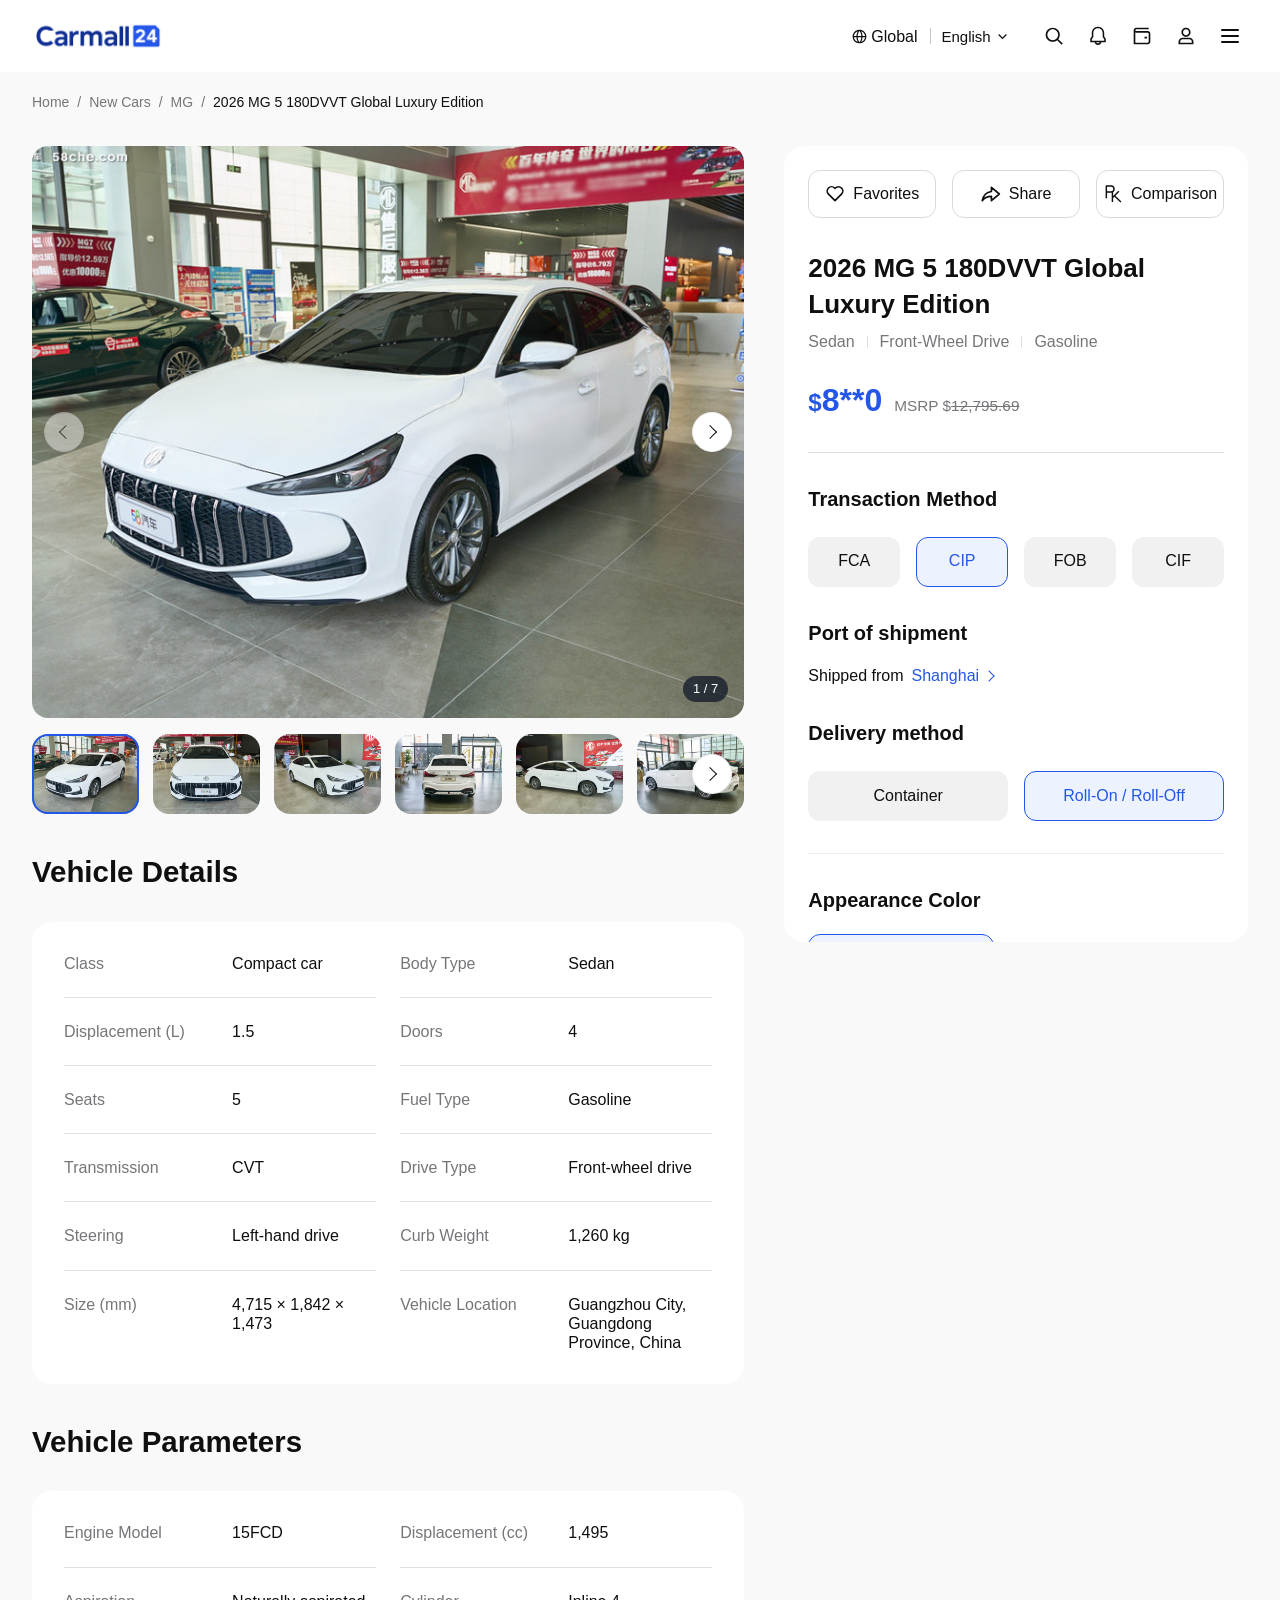
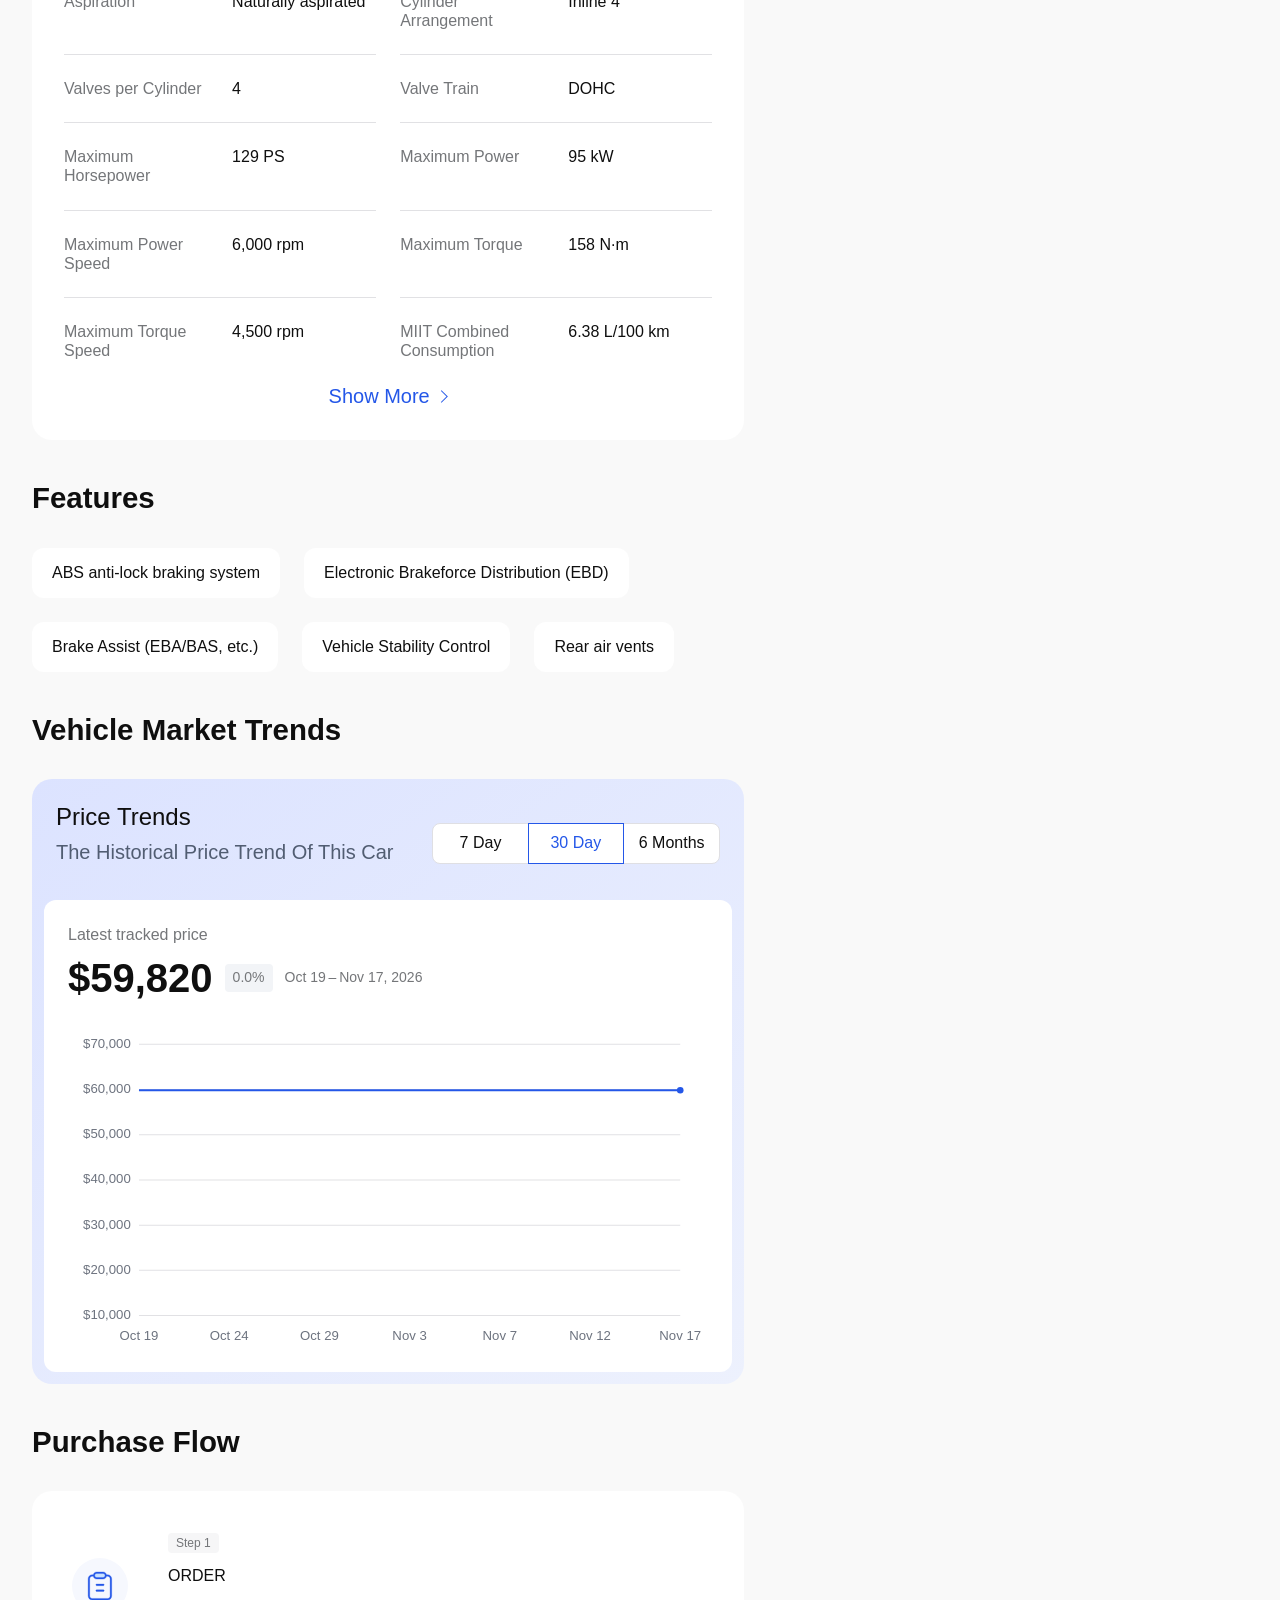
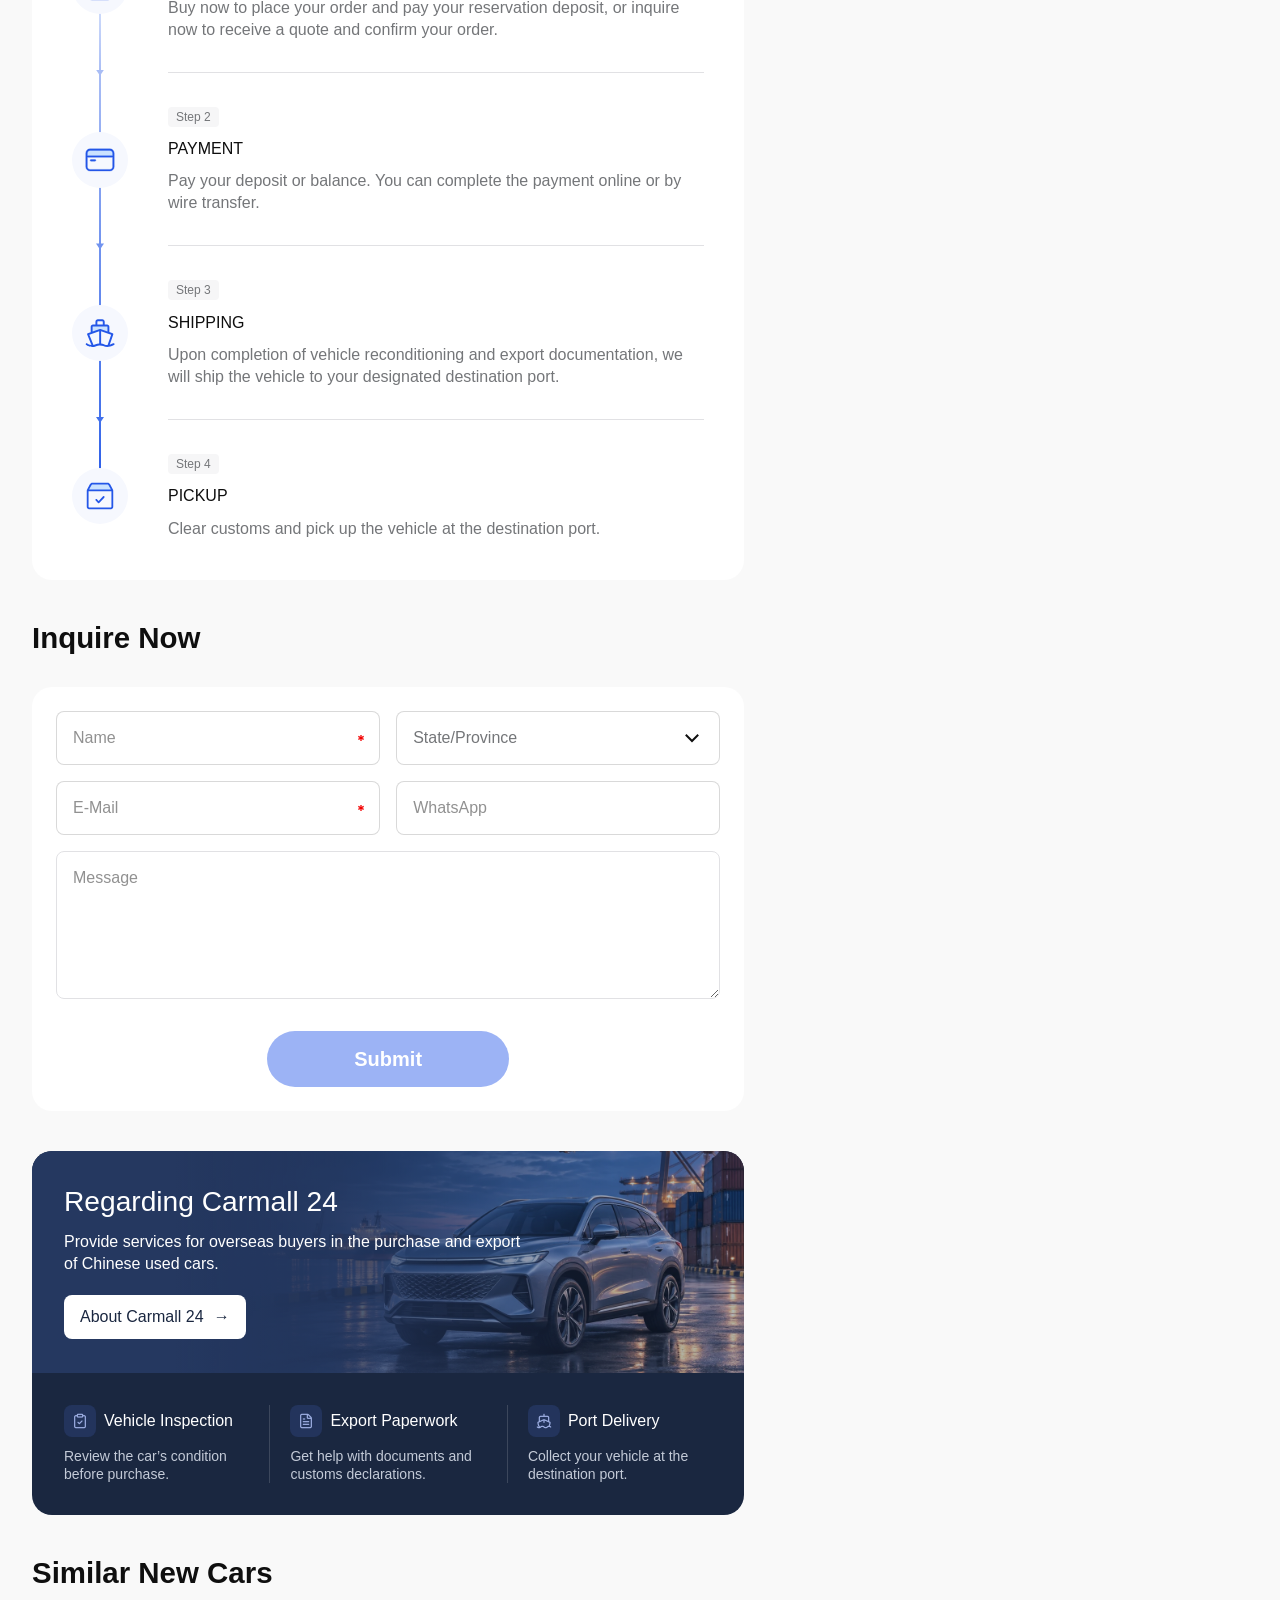
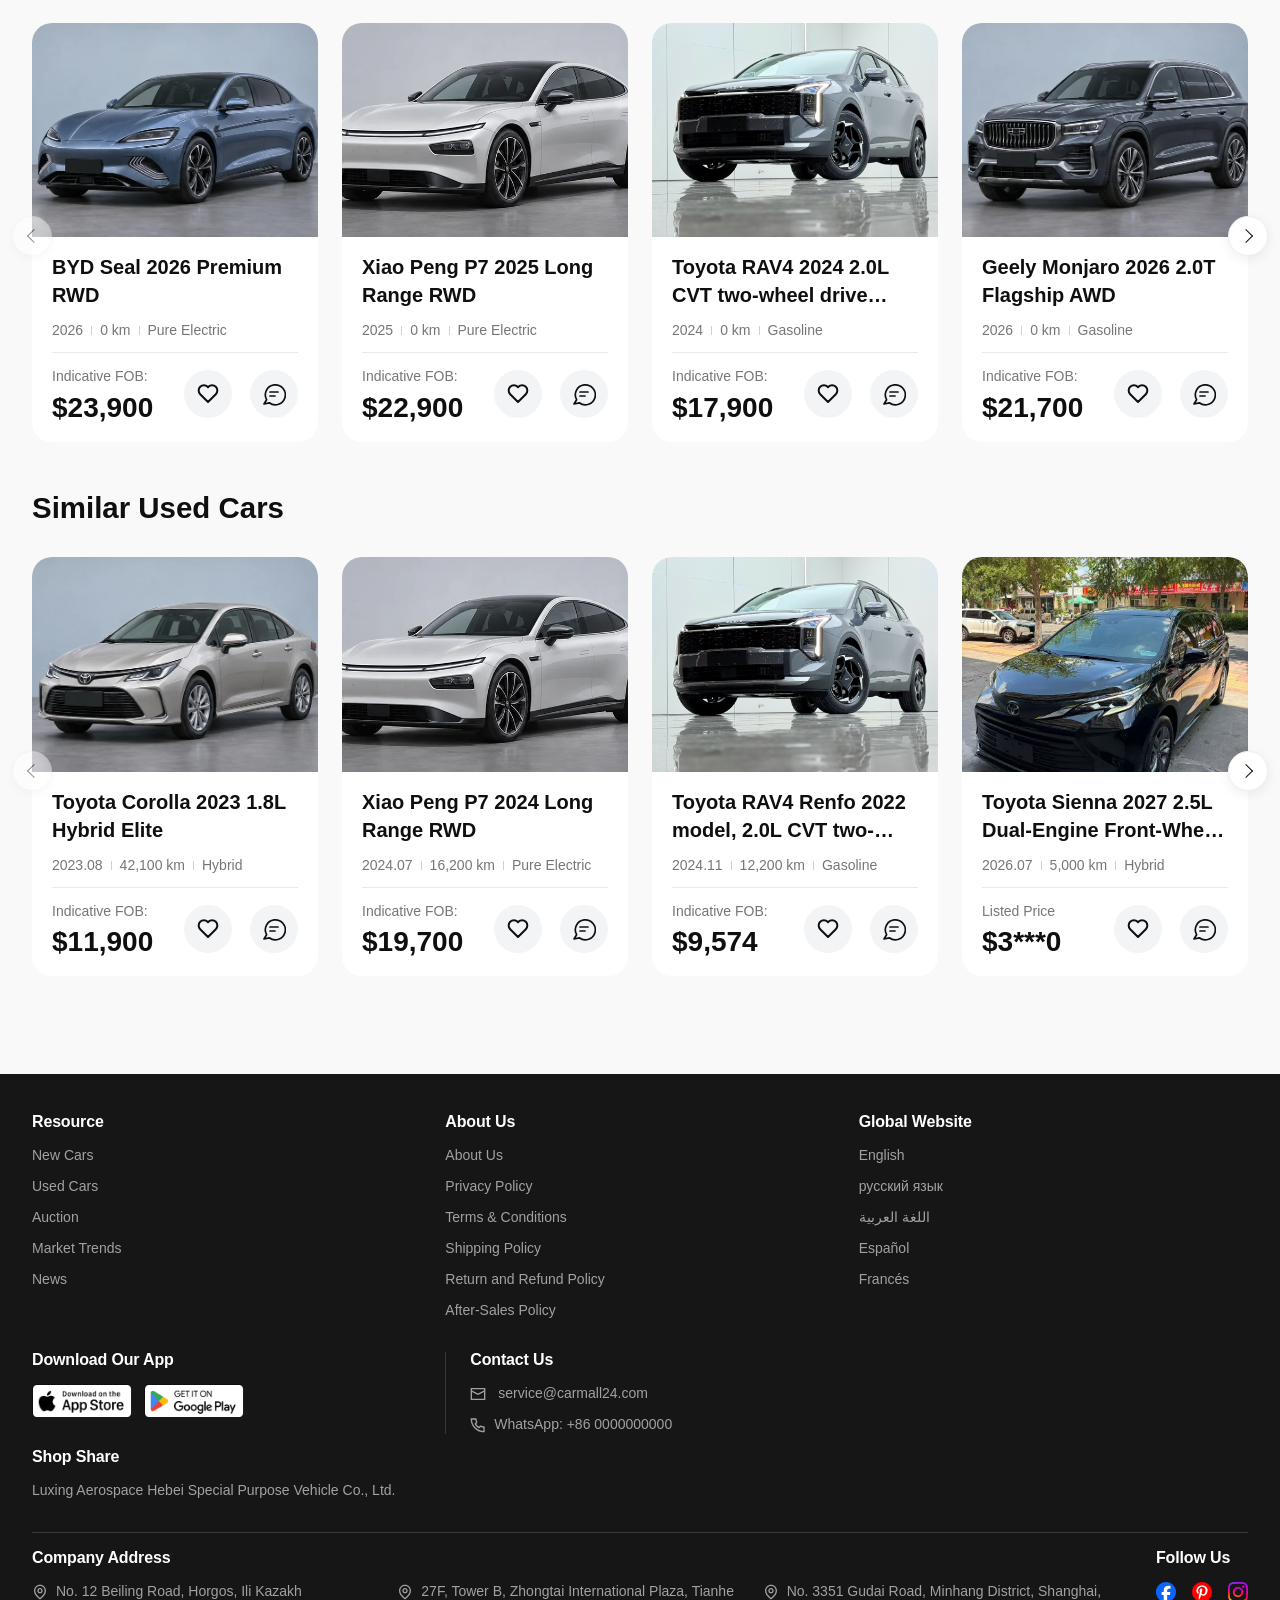
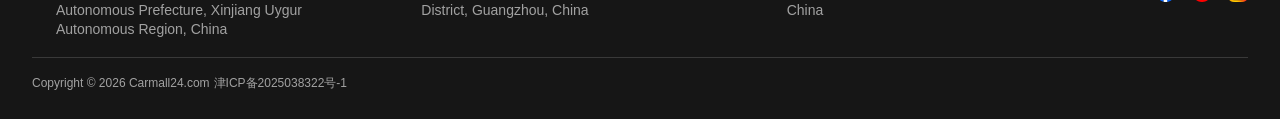
<file: vehicle-detail.html>
<!doctype html>
<html lang="en">
<head>
  <meta charset="utf-8">
  <meta name="viewport" content="width=device-width, initial-scale=1">
  <meta name="description" content="View vehicle photos, specifications and export options from Carmall24.">
  <meta name="typeface" content="MiSans by Xiaomi">
  <title>Vehicle Details · Carmall24</title>
  <link rel="icon" href="assets/logo.png">
  <link rel="stylesheet" href="styles.css">
  <link rel="stylesheet" href="vehicle-detail.css">
  <script src="app.js" defer></script>
  <script src="inventory-data.js" defer></script>
  <script src="vehicle-detail-data.js" defer></script>
  <script src="vehicle-detail.js" defer></script>
</head>
<body id="top">
  <a class="skip-link" href="#main-content">Skip to content</a>
  <header class="site-header">
    <div class="container header-inner">
      <a class="wordmark" href="./index.html" aria-label="Carmall24 home">
        <img src="assets/header-logo.png" width="132" height="44" alt="Carmall24">
      </a>

      <nav class="main-nav" id="main-navigation" aria-label="Main navigation">
        <div class="makes-menu">
          <button class="makes-trigger" type="button" aria-expanded="false" aria-controls="makes-panel">Makes</button>
          <div class="makes-panel" id="makes-panel" hidden>
            <div class="container makes-panel-inner">
              <div class="makes-columns">
                <section class="makes-column" aria-labelledby="makes-brands-title">
                  <h2 id="makes-brands-title">Popular Makes</h2>
                  <ul class="makes-options makes-options-with-icons" data-makes-filter="brand">
                    <li><button type="button" data-value="toyota">Toyota</button></li>
                    <li><button type="button" data-value="volkswagen">Volkswagen</button></li>
                    <li><button type="button" data-value="bmw">BMW</button></li>
                    <li><button type="button" data-value="byd">BYD</button></li>
                    <li><button type="button" data-value="audi">Audi</button></li>
                    <li><button type="button" data-value="mercedes-benz">Mercedes-Benz</button></li>
                    <li><button type="button" data-value="honda">Honda</button></li>
                    <li><button type="button" data-value="hyundai">Hyundai</button></li>
                    <li><button type="button" data-value="nissan">Nissan</button></li>
                  </ul>
                </section>
                <section class="makes-column" aria-labelledby="makes-types-title">
                  <h2 id="makes-types-title">Shop By Type</h2>
                  <ul class="makes-options makes-options-with-icons" data-makes-filter="type">
                    <li><button type="button" data-value="sedan">Sedan</button></li>
                    <li><button type="button" data-value="suv">SUV</button></li>
                    <li><button type="button" data-value="minivan">Mlini Van</button></li>
                    <li><button type="button" data-value="hatchback">Hatchback</button></li>
                    <li><button type="button" data-value="wagon">Wagon</button></li>
                    <li><button type="button" data-value="pickup">Pick Up</button></li>
                    <li><button type="button" data-value="van">Van</button></li>
                    <li><button type="button" data-value="truck">Truck</button></li>
                  </ul>
                </section>
                <section class="makes-column" aria-labelledby="makes-models-title">
                  <h2 id="makes-models-title">Popular Models</h2>
                  <ul class="makes-options makes-options-with-icons" data-makes-filter="model">
                    <li><button type="button" data-value="Audi A3">Audi A3</button></li>
                    <li><button type="button" data-value="BMW X1">BMW X1</button></li>
                    <li><button type="button" data-value="BMW Series">BMW Series</button></li>
                    <li><button type="button" data-value="Havai H6">Havai H6</button></li>
                    <li><button type="button" data-value="Toyota Corolla">Toyota Corolla</button></li>
                    <li><button type="button" data-value="Volkswagen Golf">Volkswagen Golf</button></li>
                    <li><button type="button" data-value="Audi Q3">Audi Q3</button></li>
                    <li><button type="button" data-value="Mercedes-Benz Class">Mercedes-Benz Class</button></li>
                    <li><button type="button" data-value="Toyota RAV4">Toyota RAV4</button></li>
                    <li class="makes-placeholder" aria-hidden="true"></li>
                  </ul>
                </section>
                <section class="makes-column" aria-labelledby="makes-budgets-title">
                  <h2 id="makes-budgets-title">Shop By Budget</h2>
                  <ul class="makes-options" data-makes-filter="budget">
                    <li><button type="button" data-value="7000">Under $7,000</button></li>
                    <li><button type="button" data-value="9000-14000">$9,000 - $14,000</button></li>
                    <li><button type="button" data-value="14000-21000">$14,000 - $21,000</button></li>
                    <li><button type="button" data-value="21000-36000">$21,000 - $36,000</button></li>
                    <li><button type="button" data-value="36000-">Over $36,000</button></li>
                  </ul>
                </section>
              </div>
              <a class="makes-view-all" href="./new-cars.html#make-model-filter" id="detail-view-makes">View All Makes <img src="assets/makes-chevron.svg" alt=""></a>
            </div>
          </div>
        </div>
        <a href="./new-cars.html">New Cars</a>
        <a href="./used-cars.html">Used Cars</a>
        <a href="./index.html#auctions">Auctions</a>
        <a href="https://www.carmall24.com/market">Vehicle Market Trends</a>
        <a href="./index.html#news">News</a>
        <a href="./work-with-us.html">Work With Us</a>
        <a href="https://www.carmall24.com/about">About Us</a>
        <button class="mobile-search-trigger" type="button" aria-haspopup="dialog" aria-controls="header-search-dialog" aria-expanded="false">Search vehicles</button>
      </nav>

      <div class="header-tools">
        <button class="locale-trigger" type="button" aria-haspopup="dialog" aria-controls="regional-settings" aria-expanded="false" aria-label="Regional settings, Global, English">
          <span class="site-region">
            <span class="site-region-icon" id="site-region-icon" aria-hidden="true"><img src="assets/globe.svg" alt=""></span>
            <span id="site-region-name">Global</span>
          </span>
          <span class="locale-rule" aria-hidden="true"><img src="assets/language-divider.svg" alt=""></span>
          <span class="site-language"><span id="site-language-name" lang="en" dir="auto">English</span><img src="assets/nav-chevron.svg" alt=""></span>
        </button>
        <button class="header-icon header-search" type="button" aria-label="Search vehicles" aria-haspopup="dialog" aria-controls="header-search-dialog" aria-expanded="false"><img src="assets/nav-search.svg" alt=""></button>
        <details class="menu notification-menu">
          <summary class="header-icon" aria-label="Notifications"><img src="assets/notification.svg" alt=""></summary>
          <div class="menu-panel"><p>No new notifications.</p></div>
        </details>
        <a class="header-icon header-wallet" href="https://www.carmall24.com/account/wallet" aria-label="Wallet"><img src="assets/wallet.svg" alt=""></a>
        <a class="header-icon" href="https://www.carmall24.com/account" aria-label="Account"><img src="assets/account.svg" alt=""></a>
        <button class="header-icon mobile-menu-toggle" type="button" aria-controls="main-navigation" aria-expanded="false" aria-label="Toggle navigation">
          <span class="menu-bars" aria-hidden="true"></span>
        </button>
      </div>
    </div>
  </header>

  <main class="container vehicle-detail" id="main-content" data-vehicle-detail>
    <noscript>Enable JavaScript to view vehicle details and specifications.</noscript>
    <nav class="detail-breadcrumb" aria-label="Breadcrumb" hidden>
      <a href="./index.html">Home</a><span aria-hidden="true">/</span>
      <a id="detail-catalog"></a><span aria-hidden="true">/</span>
      <a id="detail-make"></a><span aria-hidden="true">/</span>
      <span id="detail-trim" aria-current="page"></span>
    </nav>
    <div class="detail-layout" hidden>
      <section class="detail-gallery" aria-label="Vehicle photos">
        <div class="detail-photo">
          <button class="detail-photo-open" type="button" aria-label="Enlarge vehicle photo">
            <img id="detail-photo" width="848" height="681" alt="">
          </button>
          <button class="detail-arrow" type="button" data-photo-step="-1" aria-label="Previous photo"></button>
          <button class="detail-arrow" type="button" data-photo-step="1" aria-label="Next photo"></button>
          <span class="detail-photo-count" id="detail-photo-count" role="status"></span>
        </div>
        <div class="detail-thumbs" hidden>
          <div class="detail-thumb-track" role="group" aria-label="Choose a vehicle photo"></div>
          <button class="detail-arrow" type="button" data-thumb-step="-1" aria-label="Previous thumbnails"></button>
          <button class="detail-arrow" type="button" data-thumb-step="1" aria-label="More thumbnails"></button>
        </div>
      </section>

      <aside class="detail-sidebar" aria-labelledby="detail-title">
        <section class="detail-panel detail-offer">
          <div class="detail-actions">
            <button type="button" id="detail-favorite" aria-pressed="false" data-detail-favorite>Favorites</button>
            <button type="button" data-open-dialog="detail-share">Share</button>
            <button type="button" data-open-dialog="detail-compare">Comparison</button>
          </div>
          <h1 id="detail-title"></h1>
          <ul class="detail-summary" id="detail-summary" aria-label="Vehicle summary" hidden></ul>
          <p class="detail-price">
            <strong id="detail-price"><span class="detail-price-symbol">$</span><span id="detail-price-amount"></span></strong>
            <span id="detail-price-label"></span>
            <span class="detail-msrp" id="detail-msrp" hidden>MSRP $<s id="detail-msrp-amount"></s></span>
          </p>
          <div class="detail-trade">
            <fieldset class="detail-choices detail-choices-trade">
              <legend>Transaction Method</legend>
              <label><input name="trade" type="radio" value="FCA"><span>FCA</span></label>
              <label><input name="trade" type="radio" value="CIP" checked><span>CIP</span></label>
              <label><input name="trade" type="radio" value="FOB"><span>FOB</span></label>
              <label><input name="trade" type="radio" value="CIF"><span>CIF</span></label>
            </fieldset>
            <div class="detail-port">
              <p>Port of shipment</p>
              <div class="detail-port-route">
                <span>Shipped from</span>
                <button id="detail-port-button" type="button" data-open-dialog="detail-port-dialog">
                  <span id="detail-port-value">Shanghai</span>
                </button>
              </div>
            </div>
            <fieldset class="detail-choices detail-choices-shipping">
              <legend>Delivery method</legend>
              <label><input name="shipping" type="radio" value="Container"><span>Container</span></label>
              <label><input name="shipping" type="radio" value="Roll-on / Roll-off" checked><span>Roll-On / Roll-Off</span></label>
            </fieldset>
          </div>
          <div class="detail-new-options" hidden>
            <dl class="detail-colors" id="detail-colors"></dl>
            <div class="detail-quantity">
              <span id="detail-quantity-label">Quantity</span>
              <div role="group" aria-labelledby="detail-quantity-label">
                <button type="button" data-quantity-step="-1" aria-label="Decrease quantity" disabled>−</button>
                <output id="detail-quantity" aria-live="polite">1</output>
                <button type="button" data-quantity-step="1" aria-label="Increase quantity">+</button>
              </div>
            </div>
          </div>
          <div class="detail-cta">
            <a id="detail-buy" class="detail-outline detail-buy" href="#detail-inquiry">Buy Now</a>
            <a class="primary-button" href="#detail-inquiry" data-inquiry="quote">Chat Now</a>
          </div>
        </section>

        <section class="detail-panel detail-inspection" aria-labelledby="detail-inspection-title" hidden>
          <div class="detail-inspection-header">
            <div>
              <h2 id="detail-inspection-title">Verified<br>Inspection Report</h2>
              <p>Up to 350 professional checks evaluate vehicle condition and screen for accident, water and fire damage.</p>
            </div>
            <img class="detail-inspection-shield" src="assets/vehicle-detail/inspection-shield.png" alt="" width="160" height="160">
          </div>
          <ul class="detail-inspection-types" aria-label="Damage checks">
            <li><img src="assets/vehicle-detail/accident.png" width="32" height="32" alt=""><span>Accident Damage</span></li>
            <li><img src="assets/vehicle-detail/water.png" width="32" height="32" alt=""><span>Water Damage</span></li>
            <li><img src="assets/vehicle-detail/fire.png" width="32" height="32" alt=""><span>Fire Damage</span></li>
          </ul>
          <div class="detail-inspection-certificate">
            <h3 id="detail-inspection-model"></h3>
            <p class="detail-inspection-status">No public inspection results for this vehicle.</p>
            <p id="detail-condition" hidden></p>
            <ul class="detail-inspection-checks">
              <li>Exterior Design <span>Not reported</span></li>
              <li>Interior Trim <span>Not reported</span></li>
              <li>Configuration Features <span>Not reported</span></li>
              <li>Structural Components <span>Not reported</span></li>
              <li>Reinforcement Parts <span>Not reported</span></li>
            </ul>
            <div class="detail-inspection-photos" id="detail-inspection-photos" role="group" aria-label="Listing photos"></div>
          </div>
          <a class="detail-inspection-link" href="#detail-inquiry" data-inquiry="inspection">Request Full Report</a>
        </section>
      </aside>

      <div class="detail-sections">
        <section class="detail-section" aria-labelledby="vehicle-details-title">
          <h2 id="vehicle-details-title">Vehicle Details</h2>
          <div class="detail-panel detail-overview-panel"><dl class="detail-properties" id="detail-properties"></dl></div>
        </section>

        <section class="detail-section" aria-labelledby="vehicle-parameters-title">
          <h2 id="vehicle-parameters-title">Vehicle Parameters</h2>
          <div class="detail-panel detail-overview-panel">
            <dl class="detail-properties" id="detail-parameters"></dl>
            <button class="detail-show-more" type="button" data-open-dialog="detail-specs">Show More</button>
          </div>
        </section>

        <section class="detail-section" aria-labelledby="vehicle-features-title" id="detail-features-section" hidden>
          <h2 id="vehicle-features-title">Features</h2>
          <ul class="detail-features" id="detail-features"></ul>
        </section>

        <section class="detail-section" id="detail-trends" aria-labelledby="detail-trends-title" hidden>
          <h2 id="detail-trends-title">Vehicle Market Trends</h2>
          <div class="detail-market">
            <div class="detail-market-heading">
              <div>
                <h3>Price Trends</h3>
                <p>The Historical Price Trend Of This Car</p>
              </div>
              <div class="detail-periods" role="group" aria-label="Price history period" hidden>
                <button type="button" data-period="7" aria-pressed="false" aria-controls="detail-price-chart">7 Day</button>
                <button type="button" data-period="30" aria-pressed="true" aria-controls="detail-price-chart">30 Day</button>
                <button type="button" data-period="180" aria-pressed="false" aria-controls="detail-price-chart">6 Months</button>
              </div>
            </div>
            <figure id="detail-price-chart" class="detail-price-chart"></figure>
          </div>
        </section>

        <section class="detail-section" aria-labelledby="detail-purchase-title">
          <h2 id="detail-purchase-title">Purchase Flow</h2>
          <ol class="detail-panel detail-flow">
            <li>
              <div class="detail-flow-marker"><img src="assets/step-order.svg" alt=""></div>
              <div class="detail-flow-copy">
                <small>Step 1</small>
                <h3>ORDER</h3>
                <p>Buy now to place your order and pay your reservation deposit, or inquire now to receive a quote and confirm your order.</p>
              </div>
            </li>
            <li>
              <div class="detail-flow-marker"><img src="assets/step-payment.svg" alt=""></div>
              <div class="detail-flow-copy">
                <small>Step 2</small>
                <h3>PAYMENT</h3>
                <p>Pay your deposit or balance. You can complete the payment online or by wire transfer.</p>
              </div>
            </li>
            <li>
              <div class="detail-flow-marker"><img src="assets/step-shipping.svg" alt=""></div>
              <div class="detail-flow-copy">
                <small>Step 3</small>
                <h3>SHIPPING</h3>
                <p>Upon completion of vehicle reconditioning and export documentation, we will ship the vehicle to your designated destination port.</p>
              </div>
            </li>
            <li>
              <div class="detail-flow-marker"><img src="assets/step-pickup.svg" alt=""></div>
              <div class="detail-flow-copy">
                <small>Step 4</small>
                <h3>PICKUP</h3>
                <p>Clear customs and pick up the vehicle at the destination port.</p>
              </div>
            </li>
          </ol>
        </section>

        <section class="detail-section" id="detail-inquiry" aria-labelledby="detail-inquiry-title">
          <h2 id="detail-inquiry-title">Inquire Now</h2>
          <form class="contact-form detail-inquiry-form" id="detail-inquiry-form" method="post" data-validate>
            <div class="contact-fields">
              <label class="contact-field contact-required">
                <span class="visually-hidden">Name</span>
                <input name="name" placeholder="Name" autocomplete="name" maxlength="100" data-validation-trim data-required-message="Please enter your name." required>
                <img src="assets/required.svg" alt="">
              </label>
              <label class="contact-field contact-region">
                <span class="visually-hidden">State/Province</span>
                <input name="province" placeholder="State/Province" autocomplete="address-level1" maxlength="100" list="detail-provinces">
                <img src="assets/province-chevron.svg" alt="">
              </label>
              <datalist id="detail-provinces">
                <option value="Beijing"></option>
                <option value="Guangdong"></option>
                <option value="Hebei"></option>
                <option value="Shanghai"></option>
                <option value="Tianjin"></option>
                <option value="Xinjiang"></option>
              </datalist>
              <label class="contact-field contact-required">
                <span class="visually-hidden">Email</span>
                <input name="email" placeholder="E-Mail" type="email" autocomplete="email" maxlength="160" data-required-message="Please enter your email address." required>
                <img src="assets/required.svg" alt="">
              </label>
              <label class="contact-field">
                <span class="visually-hidden">WhatsApp number</span>
                <input name="whatsapp" placeholder="WhatsApp" type="tel" autocomplete="tel" maxlength="50">
              </label>
              <label class="contact-field contact-message">
                <span class="visually-hidden">Message</span>
                <textarea name="message" placeholder="Message" maxlength="1500"></textarea>
              </label>
            </div>
            <button class="primary-button contact-submit" type="submit" disabled>Submit</button>
            <p class="form-status" role="status" hidden>Your inquiry is ready. <a id="detail-email-draft" href="mailto:service@carmall24.com">Open email draft</a></p>
          </form>
        </section>

        <section class="detail-panel detail-about" aria-labelledby="detail-about-title">
          <div class="detail-about-banner">
            <div class="detail-about-copy">
              <h2 id="detail-about-title">Regarding Carmall 24</h2>
              <p>Provide services for overseas buyers in the purchase and export of Chinese used cars.</p>
              <a href="https://www.carmall24.com/about">About Carmall 24 <span aria-hidden="true">→</span></a>
            </div>
          </div>
          <svg class="detail-service-filter" width="0" height="0" aria-hidden="true">
            <defs>
              <filter id="detail-service-tint" color-interpolation-filters="sRGB">
                <feFlood flood-color="#9eafe3"></feFlood>
                <feComposite in2="SourceAlpha" operator="in"></feComposite>
              </filter>
            </defs>
          </svg>
          <ul class="detail-about-services">
            <li><h3><span class="detail-service-icon"><img src="assets/vehicle-detail/service-inspection.png" width="16" height="16" alt=""></span>Vehicle Inspection</h3><p>Review the car’s condition before purchase.</p></li>
            <li><h3><span class="detail-service-icon"><img src="assets/vehicle-detail/service-paperwork.png" width="16" height="16" alt=""></span>Export Paperwork</h3><p>Get help with documents and customs declarations.</p></li>
            <li><h3><span class="detail-service-icon"><img src="assets/vehicle-detail/service-port.png" width="16" height="16" alt=""></span>Port Delivery</h3><p>Collect your vehicle at the destination port.</p></li>
          </ul>
        </section>
      </div>
    </div>

    <div id="detail-related"></div>
  </main>

  <template id="detail-related-template">
    <section class="detail-section detail-related">
      <h2></h2>
      <div class="detail-related-carousel">
        <ul class="detail-related-track"></ul>
        <div class="detail-related-controls">
          <button class="detail-arrow" type="button" data-related-step="-1" aria-label="Previous vehicles" disabled></button>
          <button class="detail-arrow" type="button" data-related-step="1" aria-label="More vehicles" disabled></button>
        </div>
      </div>
    </section>
  </template>

  <template id="detail-related-card-template">
    <li>
      <article class="detail-related-card">
        <a class="detail-related-link">
          <div class="detail-related-photo"></div>
          <div class="detail-related-body">
            <h3></h3>
            <ul class="detail-related-specs"></ul>
          </div>
        </a>
        <div class="detail-related-footer">
          <div class="detail-related-price">
            <p class="detail-related-price-label"></p>
            <strong></strong>
          </div>
          <div class="detail-related-actions">
            <button class="detail-related-action" type="button" aria-pressed="false" data-detail-favorite></button>
            <a class="detail-related-action detail-related-inquire"></a>
          </div>
        </div>
      </article>
    </li>
  </template>

  <footer class="site-footer">
    <div class="container footer-inner">
      <div class="footer-top">
        <section>
          <h2>Resource</h2>
          <ul>
            <li><a href="./new-cars.html">New Cars</a></li>
            <li><a href="./used-cars.html">Used Cars</a></li>
            <li><a href="./index.html#auctions">Auction</a></li>
            <li><a href="https://www.carmall24.com/market">Market Trends</a></li>
            <li><a href="./index.html#news">News</a></li>
          </ul>
        </section>
        <section>
          <h2>About Us</h2>
          <ul>
            <li><a href="https://www.carmall24.com/about">About Us</a></li>
            <li><a href="https://www.carmall24.com/privacy">Privacy Policy</a></li>
            <li><a href="https://www.carmall24.com/terms">Terms &amp; Conditions</a></li>
            <li><a href="https://www.carmall24.com/shipping-policy">Shipping Policy</a></li>
            <li><a href="https://www.carmall24.com/refund-policy">Return and Refund Policy</a></li>
            <li><a href="https://www.carmall24.com/after-sales">After-Sales Policy</a></li>
          </ul>
        </section>
        <section>
          <h2>Global Website</h2>
          <ul>
            <li><a href="https://en.carmall24.com/" lang="en">English</a></li>
            <li><a href="https://ru.carmall24.com/" lang="ru">русский язык</a></li>
            <li><a href="https://ar.carmall24.com/" lang="ar">اللغة العربية</a></li>
            <li><a href="https://es.carmall24.com/" lang="es">Español</a></li>
            <li><a href="https://fr.carmall24.com/" lang="fr">Francés</a></li>
          </ul>
        </section>
        <div class="footer-apps">
          <section>
            <h2>Download Our App</h2>
            <div class="store-badges">
              <a href="https://apps.apple.com/app/carmall24/id6760745816"><img src="assets/app-store.png" width="100" height="33" alt="Download on the App Store"></a>
              <a href="https://play.google.com/store/search?q=Carmall24&amp;c=apps"><img src="assets/google-play.png" width="100" height="33" alt="Get it on Google Play"></a>
            </div>
          </section>
          <section>
            <h2>Shop Share</h2>
            <a href="https://luxing.carmall24.com">Luxing Aerospace Hebei Special Purpose Vehicle Co., Ltd.</a>
          </section>
        </div>
        <section class="footer-contact">
          <h2>Contact Us</h2>
          <ul>
            <li><img src="assets/mail.svg" alt=""><a href="mailto:service@carmall24.com">service@carmall24.com</a></li>
            <li><img src="assets/call.svg" alt=""><span>WhatsApp: +86 0000000000</span></li>
          </ul>
        </section>
      </div>

      <div class="footer-bottom">
        <div class="footer-rule" aria-hidden="true"><img src="assets/footer-divider.svg" alt=""></div>
        <div class="footer-details">
          <section class="footer-offices">
            <h2>Company Address</h2>
            <ul>
              <li><img src="assets/location.svg" alt=""><span>No. 12 Beiling Road, Horgos, Ili Kazakh Autonomous Prefecture, Xinjiang Uygur Autonomous Region, China</span></li>
              <li><img src="assets/location.svg" alt=""><span>27F, Tower B, Zhongtai International Plaza, Tianhe District, Guangzhou, China</span></li>
              <li><img src="assets/location.svg" alt=""><span>No. 3351 Gudai Road, Minhang District, Shanghai, China</span></li>
            </ul>
          </section>
          <section class="footer-social">
            <h2>Follow Us</h2>
            <div class="social-links">
              <a href="https://www.facebook.com/people/Carmall24com/61586290542689/"><img src="assets/facebook.svg" alt="Facebook"></a>
              <a href="https://www.pinterest.com/search/pins/?q=Carmall24"><img src="assets/pinterest.svg" alt="Pinterest"></a>
              <a href="https://www.instagram.com/carmall24com"><img src="assets/instagram.png" width="20" height="20" alt="Instagram"></a>
            </div>
          </section>
        </div>
        <div class="footer-rule" aria-hidden="true"><img src="assets/footer-divider.svg" alt=""></div>
        <p class="copyright">Copyright © 2026 Carmall24.com <span lang="zh-CN">津ICP备2025038322号-1</span></p>
      </div>
    </div>
  </footer>

  <dialog class="detail-drawer" id="detail-specs" aria-labelledby="detail-specs-title" aria-describedby="detail-spec-model">
    <div class="detail-dialog-header">
      <h2 id="detail-specs-title">Vehicle Parameters</h2>
      <form method="dialog"><button class="detail-close" aria-label="Close specifications" autofocus><img src="assets/vehicle-detail/close.svg" alt=""></button></form>
    </div>
    <div class="detail-drawer-scroll">
      <p class="visually-hidden" id="detail-spec-model"></p>
      <div id="detail-spec-groups"></div>
      <p class="detail-sources" id="detail-spec-sources"></p>
    </div>
  </dialog>

  <dialog class="detail-dialog" id="detail-port-dialog" aria-labelledby="detail-port-title">
    <div class="detail-dialog-header">
      <h2 id="detail-port-title">Port of shipment</h2>
      <form method="dialog"><button class="detail-close" aria-label="Close port selection"><img src="assets/vehicle-detail/close.svg" alt=""></button></form>
    </div>
    <form class="detail-port-form" id="detail-port-form">
      <label>Port or city<input name="port" type="text" placeholder="Enter the port of shipment" value="Shanghai" maxlength="100" required autofocus></label>
      <button class="primary-button" type="submit">Confirm</button>
    </form>
  </dialog>

  <dialog class="detail-dialog" id="detail-share" aria-labelledby="detail-share-title">
    <div class="detail-dialog-header">
      <h2 id="detail-share-title">Share Vehicle</h2>
      <form method="dialog"><button class="detail-close" aria-label="Close sharing"><img src="assets/vehicle-detail/close.svg" alt=""></button></form>
    </div>
    <div class="detail-share-form">
      <label>Vehicle link<input id="detail-share-url" type="text" readonly autofocus></label>
      <button class="primary-button" id="detail-copy" type="button">Copy Link</button>
      <p id="detail-share-status" role="status" hidden></p>
    </div>
  </dialog>

  <dialog class="detail-dialog detail-comparison-dialog" id="detail-compare" aria-labelledby="detail-compare-title">
    <div class="detail-dialog-header">
      <h2 id="detail-compare-title">Compare Vehicles</h2>
      <form method="dialog"><button class="detail-close" aria-label="Close comparison"><img src="assets/vehicle-detail/close.svg" alt=""></button></form>
    </div>
    <div class="detail-compare-content">
      <label>Compare with<select id="detail-compare-select"></select></label>
      <table id="detail-comparison"></table>
    </div>
  </dialog>

  <dialog class="detail-lightbox" id="detail-lightbox" aria-label="Vehicle photo viewer">
    <form method="dialog"><button class="detail-close" aria-label="Close photo viewer" autofocus><img src="assets/vehicle-detail/close.svg" alt=""></button></form>
    <img id="detail-lightbox-photo" alt="">
    <button class="detail-arrow" type="button" data-photo-step="-1" aria-label="Previous photo"></button>
    <button class="detail-arrow" type="button" data-photo-step="1" aria-label="Next photo"></button>
    <p id="detail-lightbox-count" role="status"></p>
  </dialog>

  <dialog class="header-search-dialog" id="header-search-dialog" aria-label="Vehicle search">
    <div class="header-search-panel">
      <form class="header-search-form" id="header-search-form" role="search" data-validate>
        <div class="header-search-field">
          <button class="header-search-submit" type="submit" aria-label="Submit vehicle search"><img src="assets/search-panel-magnifier.svg" alt=""></button>
          <input id="header-search-input" type="search" name="query" placeholder="Search for vehicles" aria-label="Search for vehicles" autocomplete="off" maxlength="80" dir="auto" data-validation-trim data-required-message="Enter a vehicle to search for." required autofocus>
        </div>
        <button class="header-search-cancel" type="button">Cancel</button>
      </form>

      <div class="header-search-sections">
        <section class="header-search-section" aria-labelledby="search-history-title">
          <div class="header-search-section-heading">
            <h2 id="search-history-title">Search History</h2>
            <button class="header-search-action" id="search-history-clear" type="button"><img src="assets/search-history-clear.svg" alt=""> Clear all</button>
          </div>
          <div class="search-history-chips">
            <div class="search-history-items" id="search-history-items"></div>
            <button class="search-history-toggle" id="search-history-toggle" type="button" aria-label="Collapse search history" aria-expanded="true" aria-controls="search-history-items" hidden><img src="assets/search-history-toggle.svg" alt=""></button>
          </div>
          <p class="search-history-empty" id="search-history-empty" role="status" hidden>No search history yet.</p>
        </section>

        <section class="header-search-section" aria-labelledby="search-recommendations-title">
          <div class="header-search-section-heading">
            <h2 id="search-recommendations-title">Recommended For You</h2>
            <button class="header-search-action" id="search-recommendations-refresh" type="button"><img src="assets/search-recommendations-refresh.svg" alt=""> Try Another</button>
          </div>
          <div class="search-recommendations" id="search-recommendations"></div>
        </section>
      </div>
    </div>
  </dialog>

  <dialog class="locale-dialog" id="regional-settings" aria-labelledby="regional-settings-title">
    <header class="locale-dialog-header">
      <h2 id="regional-settings-title">Regional Settings</h2>
      <button class="locale-close" type="button" data-locale-close aria-label="Close regional settings">
        <img src="assets/regional-close.svg" alt="">
      </button>
    </header>

    <div class="locale-dialog-content">
      <div class="locale-countries">
        <section class="locale-popular" aria-labelledby="locale-popular-title">
          <h3 id="locale-popular-title">Popular</h3>
          <div class="locale-country-grid" id="locale-popular-options"></div>
        </section>

        <section class="locale-directory" aria-label="Country and region directory">
          <div class="locale-search-row">
            <p class="locale-country-count" id="locale-country-count" role="status"></p>
            <label class="locale-search">
              <img src="assets/regional-search.svg" alt="">
              <input id="locale-country-search" type="search" placeholder="State/Province" aria-label="Search countries and regions" autocomplete="off">
            </label>
          </div>
          <div class="locale-directory-body">
            <div class="locale-continents" role="group" aria-label="Filter by continent">
              <button type="button" data-continent="All" aria-pressed="true">All</button>
              <button type="button" data-continent="Africa" aria-pressed="false">Africa</button>
              <button type="button" data-continent="Asia" aria-pressed="false">Asia</button>
              <button type="button" data-continent="Europe" aria-pressed="false">Europe</button>
              <button type="button" data-continent="North America" aria-pressed="false">North America</button>
              <button type="button" data-continent="South America" aria-pressed="false">South America</button>
              <button type="button" data-continent="Oceania" aria-pressed="false">Oceania</button>
            </div>
            <div class="locale-letters" id="locale-letters" role="group" aria-label="Find a country by first letter"></div>
            <div class="locale-country-scroll">
              <div class="locale-country-grid" id="locale-country-options"></div>
              <p class="locale-no-results" id="locale-no-results" hidden>No countries or regions found.</p>
            </div>
          </div>
        </section>
      </div>

      <div class="locale-divider" aria-hidden="true"><img src="assets/regional-divider.svg" alt=""></div>

      <section class="locale-languages" aria-labelledby="locale-language-title">
        <h3 id="locale-language-title">Language</h3>
        <div class="locale-language-options">
          <button class="locale-option" type="button" data-language="en" aria-pressed="true"><span lang="en">English</span></button>
          <button class="locale-option" type="button" data-language="ar" aria-pressed="false"><span lang="ar" dir="rtl">اللغة العربية</span></button>
          <button class="locale-option" type="button" data-language="fr" aria-pressed="false"><span lang="fr">Français</span></button>
          <button class="locale-option" type="button" data-language="ru" aria-pressed="false"><span lang="ru">Русский язык</span></button>
          <button class="locale-option" type="button" data-language="es" aria-pressed="false"><span lang="es">Español</span></button>
          <button class="locale-option" type="button" data-language="pt" aria-pressed="false"><span lang="pt">Português</span></button>
          <button class="locale-option" type="button" data-language="de" aria-pressed="false"><span lang="de">Deutsch</span></button>
          <button class="locale-option" type="button" data-language="pl" aria-pressed="false"><span lang="pl">Polski</span></button>
        </div>
      </section>
    </div>

    <footer class="locale-actions">
      <button class="locale-cancel" type="button" data-locale-close>Cancel</button>
      <button class="primary-button locale-apply" type="button">Apply</button>
    </footer>
  </dialog>
</body>
</html>
</file>
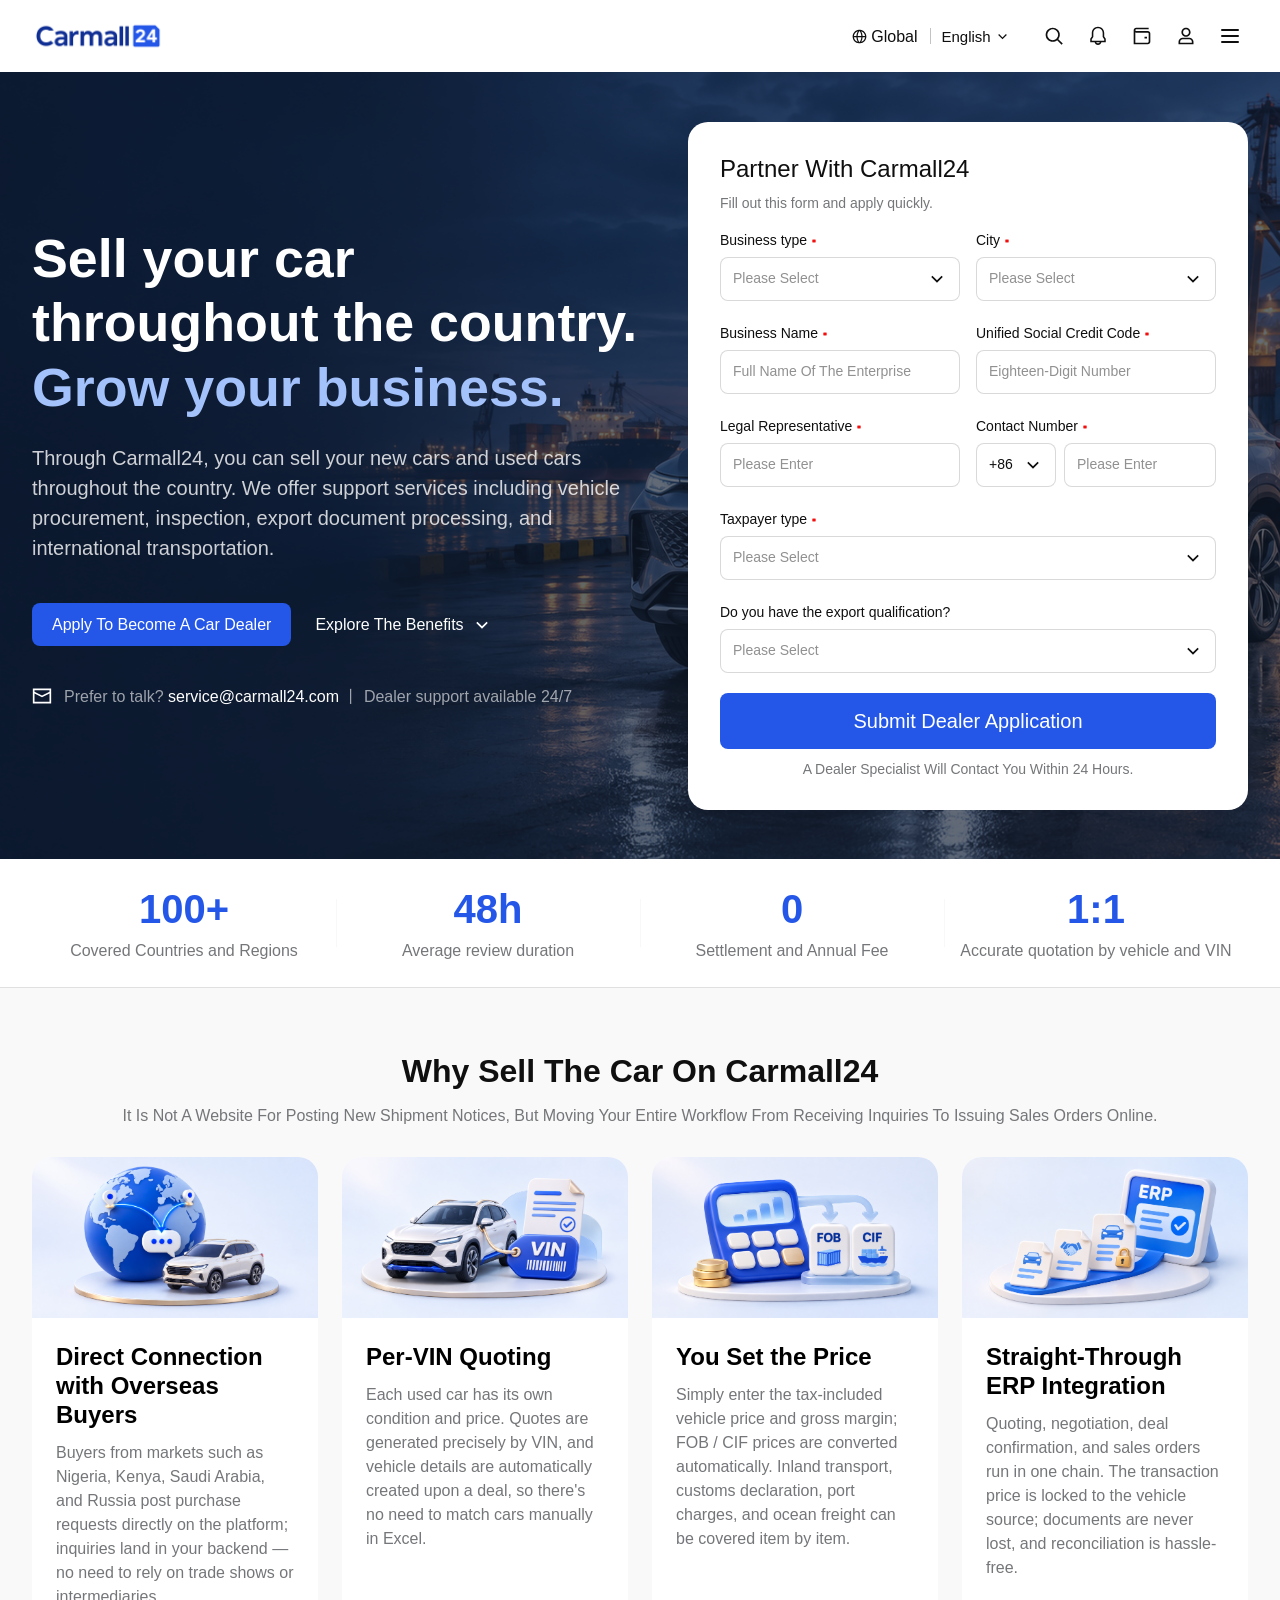
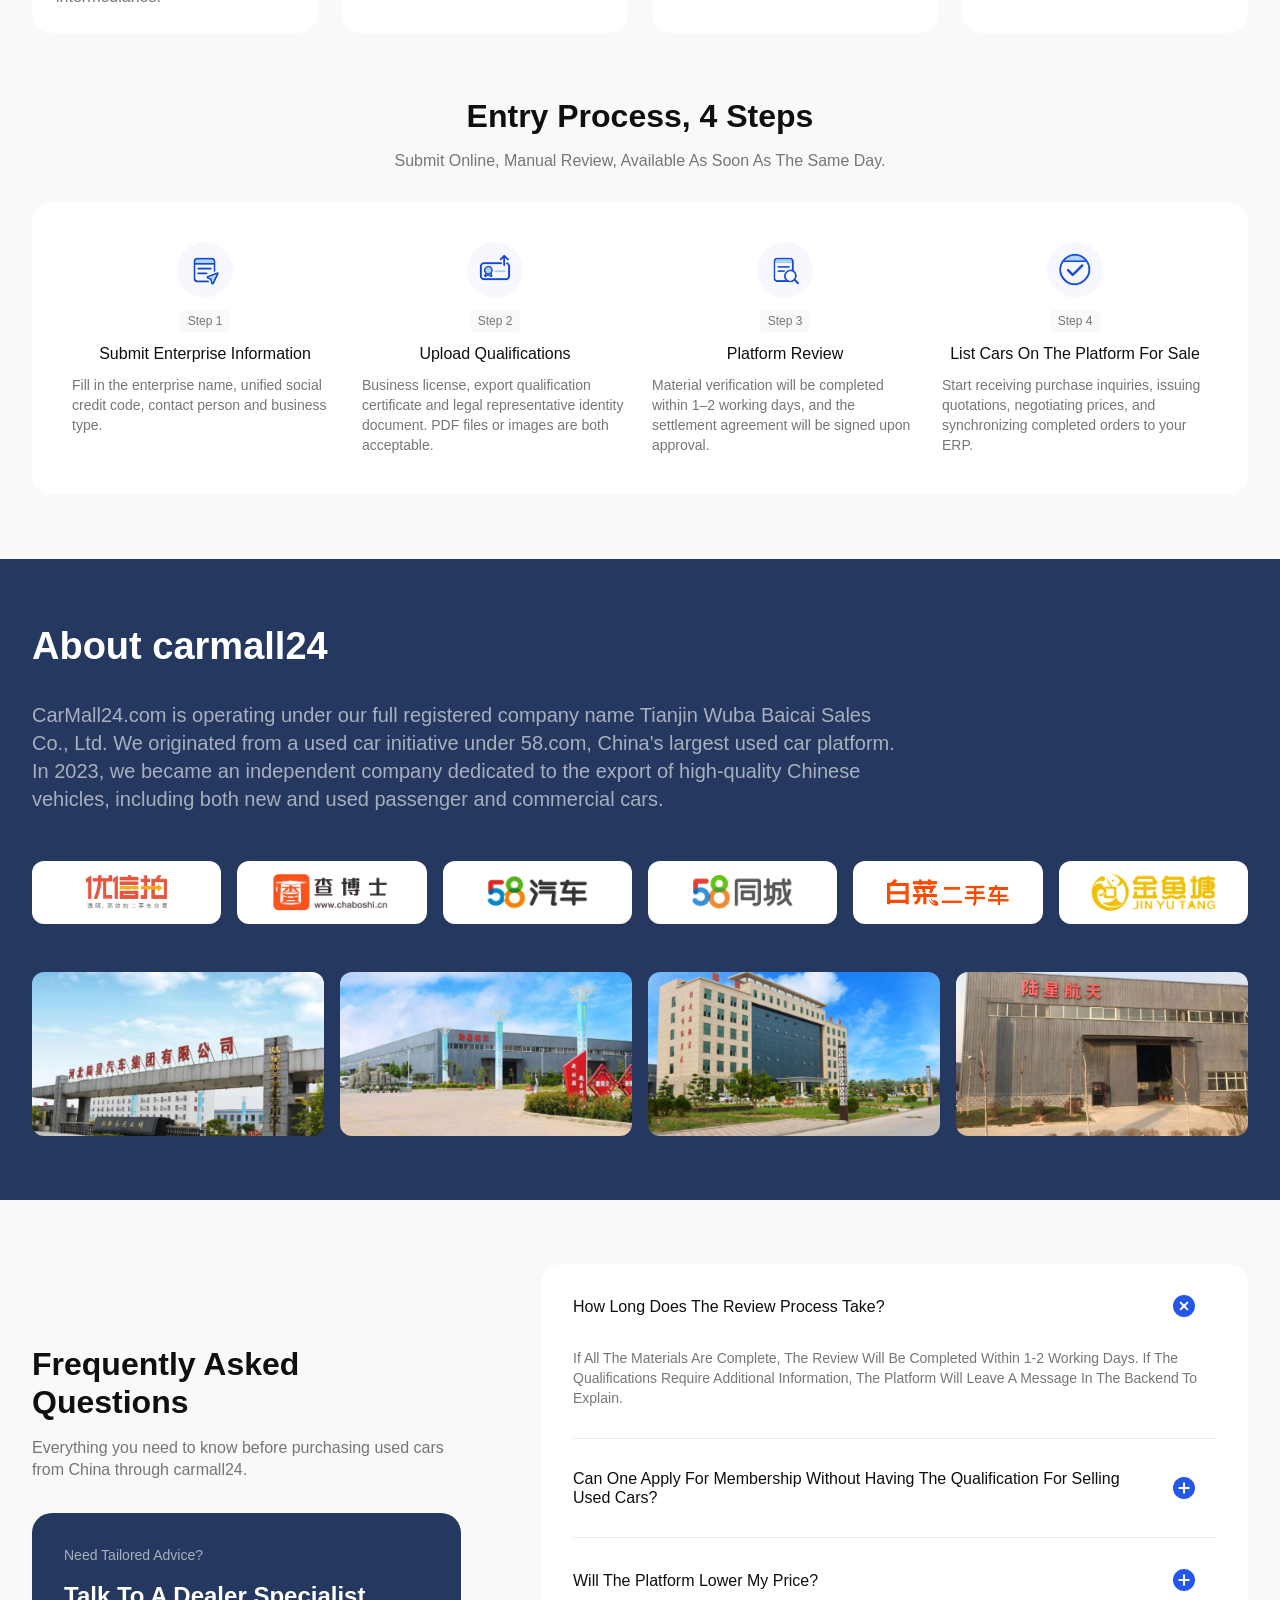
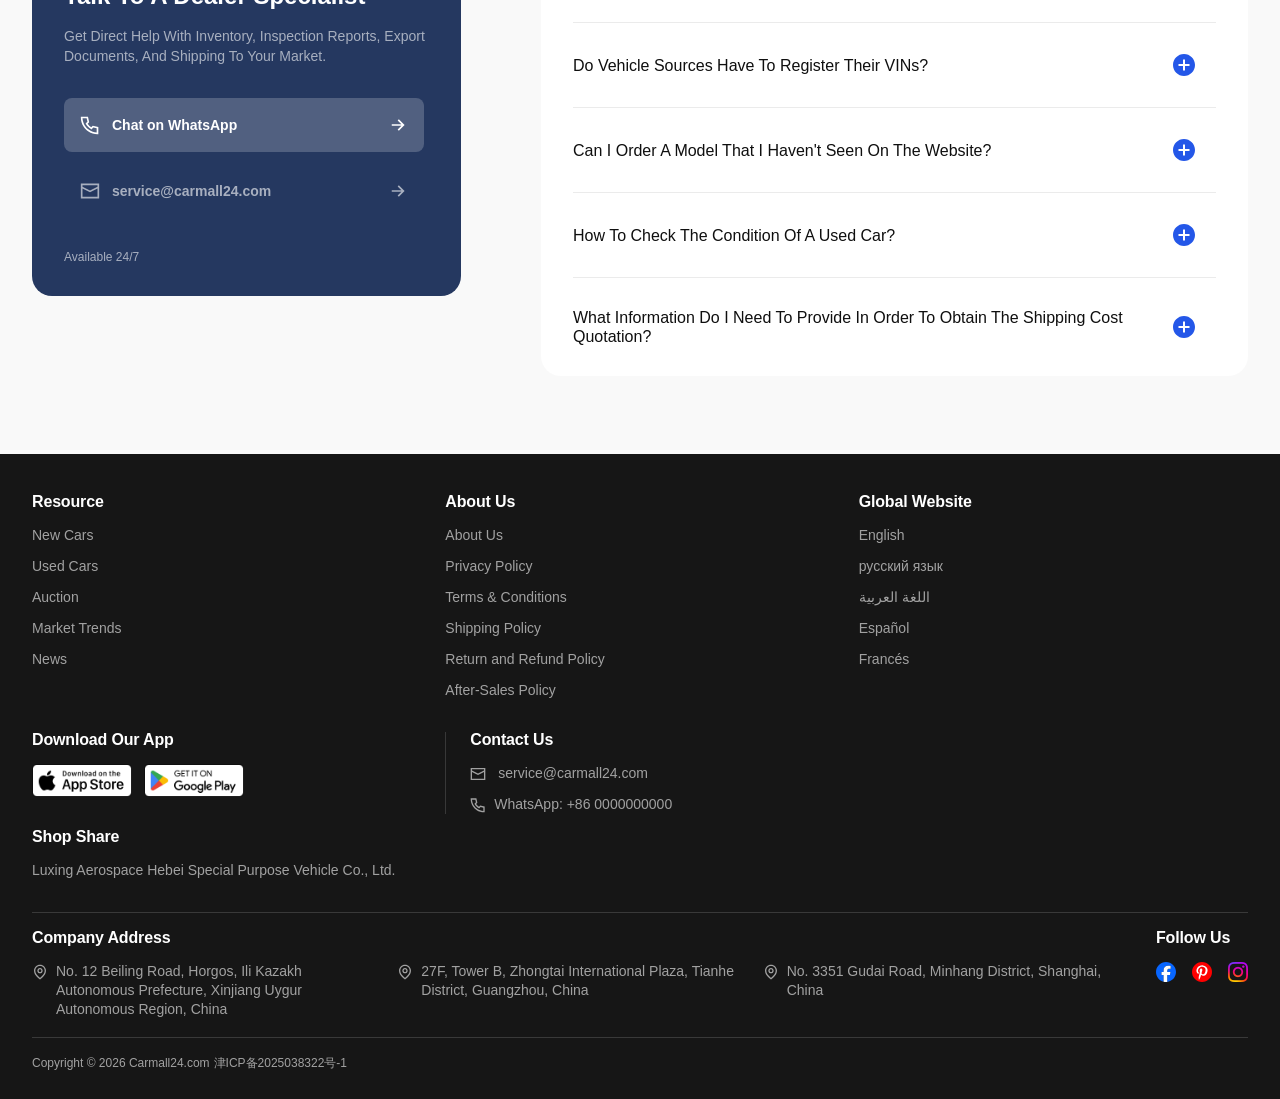
<file: work-with-us.html>
<!doctype html>
<html lang="en">
<head>
  <meta charset="utf-8">
  <meta name="viewport" content="width=device-width, initial-scale=1">
  <meta name="description" content="Apply to become a Carmall24 dealer and sell new and used vehicles through the platform.">
  <meta name="typeface" content="MiSans by Xiaomi">
  <title>Work With Us · Carmall24</title>
  <link rel="icon" href="assets/logo.png">
  <link rel="stylesheet" href="styles.css">
  <link rel="stylesheet" href="work-with-us.css">
  <script src="app.js" defer></script>
  <script src="dealer-application.js" defer></script>
</head>
<body class="partner-page" id="top">
  <a class="skip-link" href="#main-content">Skip to content</a>
  <header class="site-header">
    <div class="container header-inner">
      <a class="wordmark" href="./index.html" aria-label="Carmall24 home">
        <img src="assets/header-logo.png" width="132" height="44" alt="Carmall24">
      </a>

      <nav class="main-nav" id="main-navigation" aria-label="Main navigation">
        <div class="makes-menu">
          <button class="makes-trigger" type="button" aria-expanded="false" aria-controls="makes-panel">Makes</button>
          <div class="makes-panel" id="makes-panel" hidden>
            <div class="container makes-panel-inner">
              <div class="makes-columns">
                <section class="makes-column" aria-labelledby="makes-brands-title">
                  <h2 id="makes-brands-title">Popular Makes</h2>
                  <ul class="makes-options makes-options-with-icons" data-makes-filter="brand">
                    <li><button type="button" data-value="toyota">Toyota</button></li>
                    <li><button type="button" data-value="volkswagen">Volkswagen</button></li>
                    <li><button type="button" data-value="bmw">BMW</button></li>
                    <li><button type="button" data-value="byd">BYD</button></li>
                    <li><button type="button" data-value="audi">Audi</button></li>
                    <li><button type="button" data-value="mercedes-benz">Mercedes-Benz</button></li>
                    <li><button type="button" data-value="honda">Honda</button></li>
                    <li><button type="button" data-value="hyundai">Hyundai</button></li>
                    <li><button type="button" data-value="nissan">Nissan</button></li>
                  </ul>
                </section>
                <section class="makes-column" aria-labelledby="makes-types-title">
                  <h2 id="makes-types-title">Shop By Type</h2>
                  <ul class="makes-options makes-options-with-icons" data-makes-filter="type">
                    <li><button type="button" data-value="sedan">Sedan</button></li>
                    <li><button type="button" data-value="suv">SUV</button></li>
                    <li><button type="button" data-value="minivan">Mlini Van</button></li>
                    <li><button type="button" data-value="hatchback">Hatchback</button></li>
                    <li><button type="button" data-value="wagon">Wagon</button></li>
                    <li><button type="button" data-value="pickup">Pick Up</button></li>
                    <li><button type="button" data-value="van">Van</button></li>
                    <li><button type="button" data-value="truck">Truck</button></li>
                  </ul>
                </section>
                <section class="makes-column" aria-labelledby="makes-models-title">
                  <h2 id="makes-models-title">Popular Models</h2>
                  <ul class="makes-options makes-options-with-icons" data-makes-filter="model">
                    <li><button type="button" data-value="Audi A3">Audi A3</button></li>
                    <li><button type="button" data-value="BMW X1">BMW X1</button></li>
                    <li><button type="button" data-value="BMW Series">BMW Series</button></li>
                    <li><button type="button" data-value="Havai H6">Havai H6</button></li>
                    <li><button type="button" data-value="Toyota Corolla">Toyota Corolla</button></li>
                    <li><button type="button" data-value="Volkswagen Golf">Volkswagen Golf</button></li>
                    <li><button type="button" data-value="Audi Q3">Audi Q3</button></li>
                    <li><button type="button" data-value="Mercedes-Benz Class">Mercedes-Benz Class</button></li>
                    <li><button type="button" data-value="Toyota RAV4">Toyota RAV4</button></li>
                    <li class="makes-placeholder" aria-hidden="true"></li>
                  </ul>
                </section>
                <section class="makes-column" aria-labelledby="makes-budgets-title">
                  <h2 id="makes-budgets-title">Shop By Budget</h2>
                  <ul class="makes-options" data-makes-filter="budget">
                    <li><button type="button" data-value="7000">Under $7,000</button></li>
                    <li><button type="button" data-value="9000-14000">$9,000 - $14,000</button></li>
                    <li><button type="button" data-value="14000-21000">$14,000 - $21,000</button></li>
                    <li><button type="button" data-value="21000-36000">$21,000 - $36,000</button></li>
                    <li><button type="button" data-value="36000-">Over $36,000</button></li>
                  </ul>
                </section>
              </div>
              <a class="makes-view-all" href="./index.html#vehicle-search">View All Makes <img src="assets/makes-chevron.svg" alt=""></a>
            </div>
          </div>
        </div>
        <a href="./new-cars.html">New Cars</a>
        <a href="./used-cars.html">Used Cars</a>
        <a href="./index.html#auctions">Auctions</a>
        <a href="https://www.carmall24.com/market">Vehicle Market Trends</a>
        <a href="./index.html#news">News</a>
        <a href="./work-with-us.html" aria-current="page">Work With Us</a>
        <a href="https://www.carmall24.com/about">About Us</a>
        <button class="mobile-search-trigger" type="button" aria-haspopup="dialog" aria-controls="header-search-dialog" aria-expanded="false">Search vehicles</button>
      </nav>

      <div class="header-tools">
        <button class="locale-trigger" type="button" aria-haspopup="dialog" aria-controls="regional-settings" aria-expanded="false" aria-label="Regional settings, Global, English">
          <span class="site-region">
            <span class="site-region-icon" id="site-region-icon" aria-hidden="true"><img src="assets/globe.svg" alt=""></span>
            <span id="site-region-name">Global</span>
          </span>
          <span class="locale-rule" aria-hidden="true"><img src="assets/language-divider.svg" alt=""></span>
          <span class="site-language"><span id="site-language-name" lang="en" dir="auto">English</span><img src="assets/nav-chevron.svg" alt=""></span>
        </button>
        <button class="header-icon header-search" type="button" aria-label="Search vehicles" aria-haspopup="dialog" aria-controls="header-search-dialog" aria-expanded="false"><img src="assets/nav-search.svg" alt=""></button>
        <details class="menu notification-menu">
          <summary class="header-icon" aria-label="Notifications"><img src="assets/notification.svg" alt=""></summary>
          <div class="menu-panel"><p>No new notifications.</p></div>
        </details>
        <a class="header-icon header-wallet" href="https://www.carmall24.com/account/wallet" aria-label="Wallet"><img src="assets/wallet.svg" alt=""></a>
        <a class="header-icon" href="https://www.carmall24.com/account" aria-label="Account"><img src="assets/account.svg" alt=""></a>
        <button class="header-icon mobile-menu-toggle" type="button" aria-controls="main-navigation" aria-expanded="false" aria-label="Toggle navigation">
          <span class="menu-bars" aria-hidden="true"></span>
        </button>
      </div>
    </div>
  </header>

  <main id="main-content">
    <section class="partner-hero" aria-labelledby="partner-title">
      <img class="partner-hero-picture" src="assets/hero.png" width="1774" height="887" alt="" fetchpriority="high">
      <div class="container partner-hero-grid">
        <div class="partner-hero-copy">
          <div class="partner-intro">
            <h1 id="partner-title">Sell your car <br class="partner-title-break">throughout the country. <span>Grow your business.</span></h1>
            <p>Through Carmall24, you can sell your new cars and used cars throughout the country. We offer support services including vehicle procurement, inspection, export document processing, and international transportation.</p>
          </div>
          <div class="partner-hero-actions">
            <div class="partner-hero-links">
              <a class="primary-button partner-inquiry-link" href="./dealer-application.html#step-1">Apply to become a car dealer</a>
              <a class="partner-benefits-link" href="#partner-benefits">Explore the benefits <img src="assets/partner-chevron.svg" alt=""></a>
            </div>
            <p class="partner-hero-contact">
              <img src="assets/partner-mail.svg" alt="">
              <span>Prefer to talk? <a href="mailto:service@carmall24.com">service@carmall24.com</a> <span aria-hidden="true">丨</span> Dealer support available 24/7</span>
            </p>
          </div>
        </div>

        <form class="partner-form" id="partner-application" method="post" aria-labelledby="partner-form-title" tabindex="-1" data-validate data-defer-validation>
          <div class="partner-form-heading">
            <h2 id="partner-form-title">Partner with Carmall24</h2>
            <p>Fill out this form and apply quickly.</p>
          </div>
          <div class="partner-form-fields">
            <label class="partner-field">
              <span class="partner-field-label">Business type <img src="assets/partner-required.svg" alt=""></span>
              <select class="partner-control partner-select" name="business_type" required>
                <option value="" selected disabled>Please select</option>
                <option>New car dealer</option>
                <option>Used car dealer</option>
                <option>New and used car dealer</option>
                <option>Automotive trading company</option>
                <option>Other</option>
              </select>
            </label>
            <label class="partner-field">
              <span class="partner-field-label">City <img src="assets/partner-required.svg" alt=""></span>
              <input class="partner-control partner-select" name="city" autocomplete="address-level2" list="partner-cities" placeholder="Please select" maxlength="80" data-validation-trim required>
            </label>
            <datalist id="partner-cities">
              <option value="Beijing"></option>
              <option value="Chengdu"></option>
              <option value="Chongqing"></option>
              <option value="Guangzhou"></option>
              <option value="Hangzhou"></option>
              <option value="Horgos"></option>
              <option value="Shanghai"></option>
              <option value="Shenzhen"></option>
              <option value="Tianjin"></option>
            </datalist>
            <label class="partner-field">
              <span class="partner-field-label">Business Name <img src="assets/partner-required.svg" alt=""></span>
              <input class="partner-control" name="business_name" autocomplete="organization" placeholder="Full name of the enterprise" maxlength="100" data-validation-trim required>
            </label>
            <label class="partner-field">
              <span class="partner-field-label">Unified Social Credit Code <img src="assets/partner-required.svg" alt=""></span>
              <input class="partner-control" name="credit_code" placeholder="Eighteen-digit number" maxlength="18" pattern="[A-Za-z0-9]{18}" title="Enter an 18-character code using letters and numbers" autocapitalize="characters" spellcheck="false" required>
            </label>
            <label class="partner-field">
              <span class="partner-field-label">Legal Representative <img src="assets/partner-required.svg" alt=""></span>
              <input class="partner-control" name="legal_representative" autocomplete="name" placeholder="Please enter" maxlength="80" data-validation-trim required>
            </label>
            <fieldset class="partner-number">
              <legend class="partner-field-label">Contact Number <img src="assets/partner-required.svg" alt=""></legend>
              <div class="partner-number-fields">
                <input class="partner-control partner-select" type="tel" name="calling_code" aria-label="Country calling code" autocomplete="tel-country-code" list="partner-calling-codes" value="+86" pattern="\+[1-9][0-9]{0,2}" title="Enter a plus sign followed by one to three digits" maxlength="4" required>
                <input class="partner-control" type="tel" name="phone" aria-label="Local phone number" autocomplete="tel-national" placeholder="Please enter" maxlength="26" data-local-phone required>
              </div>
              <datalist id="partner-calling-codes">
                <option value="+86"></option>
                <option value="+1"></option>
                <option value="+7"></option>
                <option value="+44"></option>
                <option value="+233"></option>
                <option value="+234"></option>
                <option value="+254"></option>
                <option value="+971"></option>
              </datalist>
            </fieldset>
            <label class="partner-field partner-field-wide">
              <span class="partner-field-label">Taxpayer type <img src="assets/partner-required.svg" alt=""></span>
              <select class="partner-control partner-select" name="taxpayer_type" required>
                <option value="" selected disabled>Please select</option>
                <option>General taxpayer</option>
                <option>Small-scale taxpayer</option>
                <option>Other</option>
              </select>
            </label>
            <label class="partner-field partner-field-wide">
              <span class="partner-field-label">Do you have the export qualification?</span>
              <select class="partner-control partner-select" name="export_qualification">
                <option value="">Please select</option>
                <option>Yes</option>
                <option>No</option>
              </select>
            </label>
          </div>
          <div class="partner-form-actions">
            <button class="primary-button partner-submit" type="submit">Submit Dealer Application</button>
            <p>A dealer specialist will contact you within 24 hours.</p>
          </div>
        </form>
      </div>
    </section>

    <div class="partner-metrics">
      <ul class="container partner-metric-list" aria-label="Carmall24 platform highlights">
        <li><strong>100+</strong><span>Covered Countries and Regions</span></li>
        <li><strong>48h</strong><span>Average review duration</span></li>
        <li><strong>0</strong><span>Settlement and Annual Fee</span></li>
        <li><strong>1:1</strong><span>Accurate quotation by vehicle and VIN</span></li>
      </ul>
    </div>

    <div class="partner-sections">
      <section class="container partner-section" id="partner-benefits" aria-labelledby="partner-benefits-title">
        <div class="partner-section-heading">
          <h2 id="partner-benefits-title">Why sell the car on Carmall24</h2>
          <p>It is not a website for posting new shipment notices, but moving your entire workflow from receiving inquiries to issuing sales orders online.</p>
        </div>
        <div class="partner-services">
          <article class="partner-service">
            <img src="assets/partner-overseas-buyers.png" width="1672" height="941" loading="lazy" alt="">
            <div class="partner-service-copy">
              <h3>Direct Connection with Overseas Buyers</h3>
              <p>Buyers from markets such as Nigeria, Kenya, Saudi Arabia, and Russia post purchase requests directly on the platform; inquiries land in your backend — no need to rely on trade shows or intermediaries.</p>
            </div>
          </article>
          <article class="partner-service">
            <img src="assets/partner-vin-quotes.png" width="1672" height="941" loading="lazy" alt="">
            <div class="partner-service-copy">
              <h3>Per-VIN Quoting</h3>
              <p>Each used car has its own condition and price. Quotes are generated precisely by VIN, and vehicle details are automatically created upon a deal, so there's no need to match cars manually in Excel.</p>
            </div>
          </article>
          <article class="partner-service">
            <img src="assets/partner-pricing.png" width="1672" height="941" loading="lazy" alt="">
            <div class="partner-service-copy">
              <h3>You Set the Price</h3>
              <p>Simply enter the tax-included vehicle price and gross margin; FOB / CIF prices are converted automatically. Inland transport, customs declaration, port charges, and ocean freight can be covered item by item.</p>
            </div>
          </article>
          <article class="partner-service">
            <img src="assets/partner-erp.png" width="1672" height="941" loading="lazy" alt="">
            <div class="partner-service-copy">
              <h3>Straight-Through ERP Integration</h3>
              <p>Quoting, negotiation, deal confirmation, and sales orders run in one chain. The transaction price is locked to the vehicle source; documents are never lost, and reconciliation is hassle-free.</p>
            </div>
          </article>
        </div>
      </section>

      <section class="container partner-section" aria-labelledby="partner-process-title">
        <div class="partner-section-heading">
          <h2 id="partner-process-title">Entry process, 4 steps</h2>
          <p>Submit online, manual review, available as soon as the same day.</p>
        </div>
        <div class="partner-process-card">
          <img class="partner-step-connector" src="assets/partner-step-connector.svg" alt="">
          <ol class="partner-steps">
            <li>
              <span class="partner-step-symbol">
                <img src="assets/partner-step-circle.svg" alt="">
                <span class="partner-step-icon-slot"><img class="partner-step-icon" src="assets/partner-step-enterprise.png" width="40" height="40" loading="lazy" alt=""></span>
              </span>
              <span class="partner-step-number">Step 1</span>
              <h3>Submit enterprise information</h3>
              <p>Fill in the enterprise name, unified social credit code, contact person and business type.</p>
            </li>
            <li>
              <span class="partner-step-symbol">
                <img src="assets/partner-step-circle.svg" alt="">
                <span class="partner-step-icon-slot"><img class="partner-step-icon" src="assets/partner-step-qualifications.png" width="40" height="40" loading="lazy" alt=""></span>
              </span>
              <span class="partner-step-number">Step 2</span>
              <h3>Upload qualifications</h3>
              <p>Business license, export qualification certificate and legal representative identity document. PDF files or images are both acceptable.</p>
            </li>
            <li>
              <span class="partner-step-symbol">
                <img src="assets/partner-step-circle.svg" alt="">
                <span class="partner-step-icon-slot"><img class="partner-step-icon" src="assets/partner-step-review.png" width="40" height="40" loading="lazy" alt=""></span>
              </span>
              <span class="partner-step-number">Step 3</span>
              <h3>Platform review</h3>
              <p>Material verification will be completed within 1–2 working days, and the settlement agreement will be signed upon approval.</p>
            </li>
            <li>
              <span class="partner-step-symbol">
                <img src="assets/partner-step-circle.svg" alt="">
                <span class="partner-step-icon-slot"><img class="partner-step-icon" src="assets/partner-step-listing.png" width="40" height="40" loading="lazy" alt=""></span>
              </span>
              <span class="partner-step-number">Step 4</span>
              <h3>List cars on the platform for sale</h3>
              <p>Start receiving purchase inquiries, issuing quotations, negotiating prices, and synchronizing completed orders to your ERP.</p>
            </li>
          </ol>
        </div>
      </section>

      <section class="partner-network" aria-labelledby="partner-network-title">
        <div class="container partner-network-inner">
          <div class="partner-network-heading">
            <h2 id="partner-network-title">About carmall24</h2>
            <p>CarMall24.com is operating under our full registered company name Tianjin Wuba Baicai Sales Co., Ltd. We originated from a used car initiative under 58.com, China's largest used car platform. In 2023, we became an independent company dedicated to the export of high-quality Chinese vehicles, including both new and used passenger and commercial cars.</p>
          </div>
          <ul class="partner-network-logos" aria-label="Carmall24 network">
            <li><img src="assets/partner-network-logo-1.png" lang="zh-CN" alt="优信拍" loading="lazy"></li>
            <li><img src="assets/partner-network-logo-2.png" lang="zh-CN" alt="查博士" loading="lazy"></li>
            <li><img src="assets/partner-network-logo-3.png" lang="zh-CN" alt="58汽车" loading="lazy"></li>
            <li><img src="assets/partner-network-logo-4.png" lang="zh-CN" alt="58同城" loading="lazy"></li>
            <li><img src="assets/partner-network-logo-5.png" lang="zh-CN" alt="白菜二手车" loading="lazy"></li>
            <li><img src="assets/partner-network-logo-6.png" lang="zh-CN" alt="金鱼塘" loading="lazy"></li>
          </ul>
          <div class="partner-network-photos">
            <div><img src="assets/partner-facilities.png" alt="" loading="lazy"></div>
            <div><img src="assets/partner-facilities.png" alt="" loading="lazy"></div>
            <div><img src="assets/partner-facilities.png" alt="" loading="lazy"></div>
            <div><img src="assets/partner-facilities.png" alt="" loading="lazy"></div>
          </div>
        </div>
      </section>

      <section class="container partner-faq" aria-labelledby="partner-faq-title">
        <div class="partner-faq-intro">
          <div class="partner-section-heading">
            <h2 id="partner-faq-title">Frequently Asked Questions</h2>
            <p>Everything you need to know before purchasing used cars from China through carmall24.</p>
          </div>
          <div class="partner-support">
            <div class="partner-support-copy">
              <p>Need tailored advice?</p>
              <h3>Talk to a Dealer Specialist</h3>
              <p>Get direct help with inventory, inspection reports, export documents, and shipping to your market.</p>
            </div>
            <div class="partner-support-actions">
              <a class="partner-support-action partner-whatsapp" href="https://wa.me/8615630039711" target="_blank" rel="noopener noreferrer"><img src="assets/partner-call.svg" alt=""><span>Chat on WhatsApp</span><img src="assets/partner-arrow.svg" alt=""></a>
              <a class="partner-support-action partner-email" href="mailto:service@carmall24.com"><img src="assets/partner-mail.svg" alt=""><span>service@carmall24.com</span><img src="assets/partner-arrow.svg" alt=""></a>
            </div>
            <p class="partner-support-note">Available 24/7</p>
          </div>
        </div>

        <div class="partner-faq-list">
          <details name="partner-faq" open>
            <summary>How long does the review process take?</summary>
            <p>If all the materials are complete, the review will be completed within 1-2 working days. If the qualifications require additional information, the platform will leave a message in the backend to explain.</p>
          </details>
          <details name="partner-faq">
            <summary>Can one apply for membership without having the qualification for selling used cars?</summary>
            <p>Ask a dealer specialist which qualifications and documents are required for your partnership application.</p>
          </details>
          <details name="partner-faq">
            <summary>Will the platform lower my price?</summary>
            <p>Review pricing and payment terms with the dealer specialist before confirming your order.</p>
          </details>
          <details name="partner-faq">
            <summary>Do vehicle sources have to register their VINs?</summary>
            <p>Confirm the vehicle information and any VIN requirements with the dealer specialist.</p>
          </details>
          <details name="partner-faq">
            <summary>Can I order a model that I haven't seen on the website?</summary>
            <p>Include the make, model, trim, model year and quantity in your inquiry so the team can check availability.</p>
          </details>
          <details name="partner-faq">
            <summary>How to check the condition of a used car?</summary>
            <p>Ask which inspection details are available for the vehicle and review the findings before confirming your order.</p>
          </details>
          <details name="partner-faq">
            <summary>What information do I need to provide in order to obtain the shipping cost quotation?</summary>
            <p>Share your destination country or region, preferred arrival port and vehicle quantity so the team can review shipping options.</p>
          </details>
        </div>
      </section>
    </div>
  </main>

  <footer class="site-footer">
    <div class="container footer-inner">
      <div class="footer-top">
        <section>
          <h2>Resource</h2>
          <ul>
            <li><a href="./new-cars.html">New Cars</a></li>
            <li><a href="./used-cars.html">Used Cars</a></li>
            <li><a href="./index.html#auctions">Auction</a></li>
            <li><a href="https://www.carmall24.com/market">Market Trends</a></li>
            <li><a href="./index.html#news">News</a></li>
          </ul>
        </section>
        <section>
          <h2>About Us</h2>
          <ul>
            <li><a href="https://www.carmall24.com/about">About Us</a></li>
            <li><a href="https://www.carmall24.com/privacy">Privacy Policy</a></li>
            <li><a href="https://www.carmall24.com/terms">Terms &amp; Conditions</a></li>
            <li><a href="https://www.carmall24.com/shipping-policy">Shipping Policy</a></li>
            <li><a href="https://www.carmall24.com/refund-policy">Return and Refund Policy</a></li>
            <li><a href="https://www.carmall24.com/after-sales">After-Sales Policy</a></li>
          </ul>
        </section>
        <section>
          <h2>Global Website</h2>
          <ul>
            <li><a href="https://en.carmall24.com/" lang="en">English</a></li>
            <li><a href="https://ru.carmall24.com/" lang="ru">русский язык</a></li>
            <li><a href="https://ar.carmall24.com/" lang="ar">اللغة العربية</a></li>
            <li><a href="https://es.carmall24.com/" lang="es">Español</a></li>
            <li><a href="https://fr.carmall24.com/" lang="fr">Francés</a></li>
          </ul>
        </section>
        <div class="footer-apps">
          <section>
            <h2>Download Our App</h2>
            <div class="store-badges">
              <a href="https://apps.apple.com/app/carmall24/id6760745816"><img src="assets/app-store.png" width="100" height="33" alt="Download on the App Store"></a>
              <a href="https://play.google.com/store/search?q=Carmall24&amp;c=apps"><img src="assets/google-play.png" width="100" height="33" alt="Get it on Google Play"></a>
            </div>
          </section>
          <section>
            <h2>Shop Share</h2>
            <a href="https://luxing.carmall24.com">Luxing Aerospace Hebei Special Purpose Vehicle Co., Ltd.</a>
          </section>
        </div>
        <section class="footer-contact">
          <h2>Contact Us</h2>
          <ul>
            <li><img src="assets/mail.svg" alt=""><a href="mailto:service@carmall24.com">service@carmall24.com</a></li>
            <li><img src="assets/call.svg" alt=""><span>WhatsApp: +86 0000000000</span></li>
          </ul>
        </section>
      </div>

      <div class="footer-bottom">
        <div class="footer-rule" aria-hidden="true"><img src="assets/footer-divider.svg" alt=""></div>
        <div class="footer-details">
          <section class="footer-offices">
            <h2>Company Address</h2>
            <ul>
              <li><img src="assets/location.svg" alt=""><span>No. 12 Beiling Road, Horgos, Ili Kazakh Autonomous Prefecture, Xinjiang Uygur Autonomous Region, China</span></li>
              <li><img src="assets/location.svg" alt=""><span>27F, Tower B, Zhongtai International Plaza, Tianhe District, Guangzhou, China</span></li>
              <li><img src="assets/location.svg" alt=""><span>No. 3351 Gudai Road, Minhang District, Shanghai, China</span></li>
            </ul>
          </section>
          <section class="footer-social">
            <h2>Follow Us</h2>
            <div class="social-links">
              <a href="https://www.facebook.com/people/Carmall24com/61586290542689/"><img src="assets/partner-facebook.svg" alt="Facebook"></a>
              <a href="https://www.pinterest.com/search/pins/?q=Carmall24"><img src="assets/pinterest.svg" alt="Pinterest"></a>
              <a href="https://www.instagram.com/carmall24com"><img src="assets/instagram.png" width="20" height="20" alt="Instagram"></a>
            </div>
          </section>
        </div>
        <div class="footer-rule" aria-hidden="true"><img src="assets/footer-divider.svg" alt=""></div>
        <p class="copyright">Copyright © 2026 Carmall24.com <span lang="zh-CN">津ICP备2025038322号-1</span></p>
      </div>
    </div>
  </footer>

  <dialog class="header-search-dialog" id="header-search-dialog" aria-label="Vehicle search">
    <div class="header-search-panel">
      <form class="header-search-form" id="header-search-form" role="search" data-validate>
        <div class="header-search-field">
          <button class="header-search-submit" type="submit" aria-label="Submit vehicle search"><img src="assets/search-panel-magnifier.svg" alt=""></button>
          <input id="header-search-input" type="search" name="query" placeholder="Search for vehicles" aria-label="Search for vehicles" autocomplete="off" maxlength="80" dir="auto" data-validation-trim data-required-message="Enter a vehicle to search for." required autofocus>
        </div>
        <button class="header-search-cancel" type="button">Cancel</button>
      </form>

      <div class="header-search-sections">
        <section class="header-search-section" aria-labelledby="search-history-title">
          <div class="header-search-section-heading">
            <h2 id="search-history-title">Search History</h2>
            <button class="header-search-action" id="search-history-clear" type="button"><img src="assets/search-history-clear.svg" alt=""> Clear all</button>
          </div>
          <div class="search-history-chips">
            <div class="search-history-items" id="search-history-items"></div>
            <button class="search-history-toggle" id="search-history-toggle" type="button" aria-label="Collapse search history" aria-expanded="true" aria-controls="search-history-items" hidden><img src="assets/search-history-toggle.svg" alt=""></button>
          </div>
          <p class="search-history-empty" id="search-history-empty" role="status" hidden>No search history yet.</p>
        </section>

        <section class="header-search-section" aria-labelledby="search-recommendations-title">
          <div class="header-search-section-heading">
            <h2 id="search-recommendations-title">Recommended For You</h2>
            <button class="header-search-action" id="search-recommendations-refresh" type="button"><img src="assets/search-recommendations-refresh.svg" alt=""> Try Another</button>
          </div>
          <div class="search-recommendations" id="search-recommendations"></div>
        </section>
      </div>
    </div>
  </dialog>

  <dialog class="locale-dialog" id="regional-settings" aria-labelledby="regional-settings-title">
    <header class="locale-dialog-header">
      <h2 id="regional-settings-title">Regional Settings</h2>
      <button class="locale-close" type="button" data-locale-close aria-label="Close regional settings">
        <img src="assets/regional-close.svg" alt="">
      </button>
    </header>

    <div class="locale-dialog-content">
      <div class="locale-countries">
        <section class="locale-popular" aria-labelledby="locale-popular-title">
          <h3 id="locale-popular-title">Popular</h3>
          <div class="locale-country-grid" id="locale-popular-options"></div>
        </section>

        <section class="locale-directory" aria-label="Country and region directory">
          <div class="locale-search-row">
            <p class="locale-country-count" id="locale-country-count" role="status"></p>
            <label class="locale-search">
              <img src="assets/regional-search.svg" alt="">
              <input id="locale-country-search" type="search" placeholder="State/Province" aria-label="Search countries and regions" autocomplete="off">
            </label>
          </div>
          <div class="locale-directory-body">
            <div class="locale-continents" role="group" aria-label="Filter by continent">
              <button type="button" data-continent="All" aria-pressed="true">All</button>
              <button type="button" data-continent="Africa" aria-pressed="false">Africa</button>
              <button type="button" data-continent="Asia" aria-pressed="false">Asia</button>
              <button type="button" data-continent="Europe" aria-pressed="false">Europe</button>
              <button type="button" data-continent="North America" aria-pressed="false">North America</button>
              <button type="button" data-continent="South America" aria-pressed="false">South America</button>
              <button type="button" data-continent="Oceania" aria-pressed="false">Oceania</button>
            </div>
            <div class="locale-letters" id="locale-letters" role="group" aria-label="Find a country by first letter"></div>
            <div class="locale-country-scroll">
              <div class="locale-country-grid" id="locale-country-options"></div>
              <p class="locale-no-results" id="locale-no-results" hidden>No countries or regions found.</p>
            </div>
          </div>
        </section>
      </div>

      <div class="locale-divider" aria-hidden="true"><img src="assets/regional-divider.svg" alt=""></div>

      <section class="locale-languages" aria-labelledby="locale-language-title">
        <h3 id="locale-language-title">Language</h3>
        <div class="locale-language-options">
          <button class="locale-option" type="button" data-language="en" aria-pressed="true"><span lang="en">English</span></button>
          <button class="locale-option" type="button" data-language="ar" aria-pressed="false"><span lang="ar" dir="rtl">اللغة العربية</span></button>
          <button class="locale-option" type="button" data-language="fr" aria-pressed="false"><span lang="fr">Français</span></button>
          <button class="locale-option" type="button" data-language="ru" aria-pressed="false"><span lang="ru">Русский язык</span></button>
          <button class="locale-option" type="button" data-language="es" aria-pressed="false"><span lang="es">Español</span></button>
          <button class="locale-option" type="button" data-language="pt" aria-pressed="false"><span lang="pt">Português</span></button>
          <button class="locale-option" type="button" data-language="de" aria-pressed="false"><span lang="de">Deutsch</span></button>
          <button class="locale-option" type="button" data-language="pl" aria-pressed="false"><span lang="pl">Polski</span></button>
        </div>
      </section>
    </div>

    <footer class="locale-actions">
      <button class="locale-cancel" type="button" data-locale-close>Cancel</button>
      <button class="primary-button locale-apply" type="button">Apply</button>
    </footer>
  </dialog>

</body>
</html>
</file>
<file: styles.css>
/* Typeface: MiSans by Xiaomi — https://hyperos.mi.com/font/ */
@font-face {
  font-family: "MiSans UI";
  src: local("MiSans-Regular"), local("MiSans");
  font-weight: 400;
}

@font-face {
  font-family: "MiSans UI";
  src: local("MiSans-Medium"), local("MiSans Medium");
  font-weight: 500;
}

@font-face {
  font-family: "MiSans UI";
  src: local("MiSans-Demibold"), local("MiSans Demibold");
  font-weight: 600;
}

@font-face {
  font-family: "MiSans UI";
  src: local("MiSans-Semibold"), local("MiSans Semibold");
  font-weight: 650;
}

@font-face {
  font-family: "MiSans UI";
  src: local("MiSans-Bold"), local("MiSans Bold");
  font-weight: 700;
}

:root {
  --page: #f9f9f9;
  --white: #fff;
  --ink: #0f0f0f;
  --secondary: #484b51;
  --muted: #747679;
  --placeholder: #919191;
  --blue: #2457e8;
  --form-error: #f30000;
  --line: #f5f5f5;
  --card-radius: 20px;
  --card-shadow: 0 4px 16px rgb(0 0 0 / 6%);
  --container: 1440px;
  --header-height: 72px;
  --gutter: 32px;
  --section-gap: 64px;
  scroll-padding-top: calc(var(--header-height) + 12px);
}

* {
  box-sizing: border-box;
}

[hidden] {
  display: none !important;
}

body {
  margin: 0;
  background: var(--page);
  color: var(--ink);
  font: 400 16px/1.4 "MiSans UI", MiSans, Arial, sans-serif;
  -webkit-font-smoothing: antialiased;
}

h1, h2, h3, p, ul, ol {
  margin: 0;
}

ul, ol {
  padding: 0;
  list-style: none;
}

img {
  display: block;
}

a {
  color: inherit;
  text-decoration: none;
}

button, input, textarea, select {
  font: inherit;
  color: inherit;
}

button {
  border: 0;
  background: none;
  padding: 0;
  cursor: pointer;
}

:focus-visible {
  outline: 2px solid var(--blue);
  outline-offset: 4px;
}

form[data-validate] :is(input, select, textarea)[aria-invalid="true"] {
  border-color: var(--form-error);
}

.field-error {
  display: block;
  margin-top: var(--field-error-gap, 0);
  color: var(--form-error);
  font-size: 14px;
  line-height: 20px;
  overflow-wrap: anywhere;
}

.container {
  width: min(calc(100% - var(--gutter) * 2), var(--container));
  margin-inline: auto;
}

.visually-hidden, .skip-link:not(:focus) {
  position: absolute;
  width: 1px;
  height: 1px;
  padding: 0;
  margin: -1px;
  overflow: hidden;
  clip-path: inset(50%);
  white-space: nowrap;
}

.skip-link:focus {
  position: fixed;
  z-index: 10;
  top: 12px;
  left: 12px;
  padding: 8px 12px;
  border-radius: 8px;
  background: var(--white);
  color: var(--blue);
}

.primary-button {
  display: inline-flex;
  align-items: center;
  justify-content: center;
  gap: 8px;
  background: var(--blue);
  color: var(--white);
  font-weight: 650;
  transition: background-color 150ms ease;
}

.primary-button:hover {
  background-color: #1948d1;
}

.site-header {
  --nav-hover: rgb(15 15 15 / 8%);
  --nav-menu-background: var(--white);
  position: fixed;
  inset: 0 0 auto;
  z-index: 2;
  background: var(--white);
  color: var(--ink);
}

.site-header--home {
  --nav-hover: rgb(255 255 255 / 12%);
  --nav-menu-background: #102545;
  background: rgb(16 37 69 / 80%);
  backdrop-filter: blur(5px);
  color: var(--white);
}

.site-header:not(.site-header--home) .header-tools img[src$=".svg"] {
  /* Tint the monochrome navigation assets to #0f0f0f. */
  filter: brightness(0) invert(5.88235294%);
}

.header-inner {
  display: flex;
  min-height: var(--header-height);
  align-items: center;
  justify-content: space-between;
  gap: 12px;
}

.site-header--home .wordmark {
  position: relative;
}

.site-header--home .wordmark::after {
  position: absolute;
  inset: 0;
  background: var(--white);
  mask: url("assets/header-logo.png") center / contain no-repeat;
  clip-path: inset(0 25% 0 0);
  pointer-events: none;
  content: "";
}

.main-nav,
.header-tools {
  display: flex;
  align-items: center;
}

.main-nav > a,
.makes-trigger,
.mobile-search-trigger {
  display: flex;
  align-items: center;
  padding: 8px 16px;
  border-radius: 8px;
  font-size: 15px;
  font-weight: 500;
  line-height: 18px;
  white-space: nowrap;
}

.header-tools {
  gap: 8px;
}

.header-icon {
  display: grid;
  place-items: center;
  width: 36px;
  height: 36px;
  border-radius: 8px;
}

.wordmark,
.main-nav > a,
.makes-trigger,
.mobile-search-trigger,
.locale-trigger,
.header-icon {
  transition: background-color 150ms ease, transform 120ms ease-out;
}

@media (hover: hover) {
  .main-nav > a:hover,
  .makes-trigger:hover,
  .mobile-search-trigger:hover,
  .locale-trigger:hover,
  .header-icon:hover {
    background-color: var(--nav-hover);
  }
}

.wordmark:active,
.main-nav > a:active,
.makes-trigger:active,
.mobile-search-trigger:active,
.locale-trigger:active,
.header-icon:active {
  transform: translateY(1px) scale(0.96);
  transition-duration: 40ms;
}

.site-header :focus-visible {
  outline-color: currentColor;
}

.makes-menu {
  display: grid;
  align-items: center;
  min-height: var(--header-height);
}

.site-header:has(.makes-trigger[aria-expanded="true"])::before {
  content: "";
  position: absolute;
  inset: 100% 0 auto;
  height: calc(100dvh - var(--header-height));
  background: rgb(0 0 0 / 25%);
}

.makes-panel {
  position: absolute;
  z-index: 1;
  inset: 100% 0 auto;
  max-height: calc(100dvh - var(--header-height));
  overflow-y: auto;
  overscroll-behavior: contain;
  background: var(--white);
  color: var(--ink);
}

.makes-panel-inner {
  display: grid;
  gap: 32px;
  padding-block: 32px;
}

.makes-columns {
  display: grid;
  grid-template-columns: repeat(4, minmax(0, 1fr));
}

.makes-column,
.makes-options {
  display: grid;
  align-content: start;
  gap: 24px;
}

.makes-column h2 {
  font-size: 16px;
  font-weight: 600;
  line-height: 1.2;
}

.makes-options {
  font-size: 14px;
  line-height: 1.2;
}

.makes-options button,
.makes-placeholder,
.makes-view-all {
  display: inline-flex;
  align-items: center;
  gap: 8px;
  line-height: 1.2;
}

.makes-options button,
.makes-placeholder {
  min-height: 22px;
  text-align: left;
  vertical-align: top;
}

.makes-options-with-icons :is(button, .makes-placeholder)::before {
  content: "";
  flex: none;
  width: 22px;
  height: 22px;
  background: url("assets/makes-option.png") center / 22px 22px no-repeat;
}

.makes-view-all {
  justify-self: center;
  font-weight: 500;
}

.makes-panel :focus-visible {
  outline-color: var(--blue);
}

.makes-panel :is(button, a):is(:hover, :focus-visible) {
  color: var(--blue);
}

.menu {
  position: relative;
}

.menu > summary {
  list-style: none;
  cursor: pointer;
}

.menu > summary::-webkit-details-marker {
  display: none;
}

.menu-panel {
  position: absolute;
  top: calc(100% + 10px);
  min-width: 170px;
  padding: 6px;
  border: 1px solid #e1e1e4;
  border-radius: 12px;
  background: var(--white);
  color: var(--ink);
  box-shadow: var(--card-shadow);
  font-size: 14px;
}

.header-tools .menu-panel {
  right: 0;
}

.menu-panel p {
  display: block;
  padding: 8px 12px;
  border-radius: 6px;
  white-space: nowrap;
}

.locale-trigger {
  display: flex;
  flex: none;
  align-items: center;
  justify-content: center;
  gap: 12px;
  min-width: 194px;
  padding: 8px 16px;
  border-radius: 8px;
  font-size: 15px;
  font-weight: 500;
  line-height: 19px;
}

.locale-trigger > span {
  display: flex;
  align-items: center;
  gap: 4px;
}

.locale-trigger img {
  flex: none;
}

.site-region,
.site-language {
  white-space: nowrap;
}

.site-region {
  font-size: 16px;
}

.site-region-icon {
  display: flex;
  flex: none;
  align-items: center;
}

.locale-rule, .search-rule, .spec-rule {
  position: relative;
  width: 0;
  flex: none;
}

.locale-rule img, .search-rule img, .spec-rule img {
  position: absolute;
  left: 0.5px;
  top: 50%;
  transform: translate(-50%, -50%) rotate(90deg);
}

.mobile-menu-toggle,
.mobile-search-trigger {
  display: none;
}

.menu-bars, .menu-bars::before, .menu-bars::after {
  display: block;
  width: 18px;
  height: 2px;
  border-radius: 2px;
  background: currentColor;
}

.menu-bars {
  position: relative;
}

.menu-bars::before, .menu-bars::after {
  content: "";
  position: absolute;
  left: 0;
}

.menu-bars::before {
  top: -6px;
}

.menu-bars::after {
  top: 6px;
}

.hero {
  position: relative;
  min-height: 650px;
  padding: 164px 0 64px;
  background: #041630;
  color: var(--white);
}

.hero-picture {
  position: absolute;
  inset: 0;
  width: 100%;
  height: 100%;
  object-fit: cover;
}

.hero-inner {
  position: relative;
}

.hero-copy {
  max-width: 492px;
}

.hero h1 {
  font-size: 64px;
  font-weight: 700;
  line-height: 77px;
}

.hero-copy p {
  margin-top: 24px;
  font-size: 20px;
  line-height: 24px;
}

.vehicle-search {
  display: grid;
  grid-template-columns: minmax(0, 1fr) 0 minmax(0, 1fr) 0 minmax(0, 1fr) 121px;
  align-items: center;
  gap: 20px;
  width: min(100%, 753px);
  min-height: 88px;
  margin-top: 71px;
  padding: 12px 20px;
  border-radius: 16px;
  background: var(--white);
  color: var(--ink);
  backdrop-filter: blur(4px);
}

.search-field {
  display: flex;
  min-width: 0;
  flex-direction: column;
  gap: 12px;
  font-size: 14px;
  font-weight: 500;
  line-height: 17px;
  color: var(--secondary);
}

.search-field select {
  appearance: none;
  width: 100%;
  padding: 0 20px 0 0;
  border: 0;
  background: transparent url("assets/filter-chevron.svg") right center no-repeat;
  color: var(--ink);
  cursor: pointer;
  font-size: 16px;
  font-weight: 600;
  line-height: 19px;
  text-overflow: ellipsis;
}

.search-field select:is(:focus, :has(option:not([value=""]):checked)) {
  background-image: url("assets/filter-chevron-selected.svg");
  color: var(--blue);
  outline: none;
}

.search-field option {
  color: var(--ink);
}

.search-submit {
  min-height: 47px;
  border-radius: 8px;
  line-height: 19px;
}

.popular-brands {
  padding-block: 32px;
  background: var(--white);
  font-family: "PingFang SC", "MiSans UI", Arial, sans-serif;
}

.popular-brands .section-heading h2 {
  font-size: 24px;
  font-weight: 500;
  line-height: 29px;
}

.popular-brand-grid {
  display: grid;
  grid-template-columns: repeat(8, minmax(0, 1fr));
  gap: 24px 0;
  margin-top: 24px;
}

.popular-brand-grid li {
  position: relative;
  min-width: 0;
}

.popular-brand-grid li:not(:nth-child(8n))::after {
  position: absolute;
  top: 29px;
  right: 0;
  width: 1px;
  height: 24px;
  background: #ededed;
  content: "";
}

.popular-brand {
  display: grid;
  justify-items: center;
  gap: 11px;
  min-height: 82px;
  padding-inline: 4px;
  border-radius: 8px;
  font-size: 16px;
  line-height: 19px;
  text-align: center;
  transition: color 150ms ease;
}

.popular-brand-mark {
  display: grid;
  width: 52px;
  height: 52px;
  place-items: center;
}

.popular-brand-mark img {
  width: 40px;
  height: 40px;
  object-fit: contain;
  mix-blend-mode: multiply;
}

.popular-brand:hover {
  color: var(--blue);
}

.home-sections {
  display: grid;
  gap: var(--section-gap);
  padding-top: 48px;
}

.arrival-banner {
  display: flex;
  position: relative;
  isolation: isolate;
  min-height: 79px;
  overflow: hidden;
  align-items: center;
  gap: 16px;
  padding: 24px;
  border: 1px solid rgb(255 255 255 / 45%);
  border-radius: 16px;
  color: var(--white);
}

.arrival-banner::before {
  content: "";
  position: absolute;
  z-index: -1;
  inset: -1px;
  background: linear-gradient(96.67deg, #2457e8 0.295%, #5c8ce4 69.328%, rgb(116 156 230 / 10%) 100.74%);
}

.arrival-picture {
  position: absolute;
  z-index: -2;
  width: 31.6%;
  height: 384.31%;
  left: 68.4%;
  top: -162.91%;
}

.arrival-copy, .arrival-arrow {
  display: flex;
  align-items: center;
}

.arrival-copy {
  gap: 16px;
  font-weight: 500;
  line-height: 19px;
}

.arrival-copy strong {
  font-size: 24px;
  font-weight: 650;
  line-height: 29px;
  white-space: nowrap;
}

.arrival-arrow {
  justify-content: center;
  flex: none;
  width: 24px;
  height: 24px;
  border-radius: 50%;
  background: var(--white);
  transition: transform 150ms ease;
}

.arrival-arrow img,
.news-arrow-next img {
  transform: rotate(-90deg);
}

.arrival-banner:hover .arrival-arrow {
  transform: translateX(4px);
}

.section {
  display: grid;
  gap: 32px;
  min-width: 0;
}

.section-heading {
  display: flex;
  min-width: 0;
  align-items: center;
  justify-content: space-between;
  gap: 16px;
}

.section-heading h2, .contact-intro h2 {
  font-size: 32px;
  font-weight: 600;
  line-height: 38px;
}

.view-all {
  display: inline-flex;
  flex: none;
  align-items: center;
  gap: 8px;
  color: var(--blue);
  font-size: 20px;
  font-weight: 500;
  line-height: 24px;
}

.view-all:hover {
  text-decoration: underline;
}

.vehicle-grid {
  display: grid;
  gap: 16px;
  grid-template-columns: repeat(5, minmax(0, 1fr));
}

.benefits {
  display: grid;
  gap: 24px;
  grid-template-columns: repeat(4, minmax(0, 1fr));
}

.vehicle-card {
  container-type: inline-size;
}

.vehicle-card,
.news-card {
  overflow: hidden;
  border-radius: var(--card-radius);
  background: var(--white);
  transition: box-shadow 180ms ease-out;
}

.vehicle-card a,
.news-card a {
  display: block;
}

.vehicle-card a:focus-visible,
.news-card a:focus-visible {
  outline-offset: -3px;
}

.vehicle-photo, .news-photo {
  position: relative;
  overflow: hidden;
}

.vehicle-photo {
  aspect-ratio: 4 / 3;
}

.vehicle-photo img, .news-photo img {
  width: 100%;
  height: 100%;
  object-fit: cover;
}

.vehicle-photo img {
  transition: transform 220ms ease-out;
}

@media (hover: hover) {
  .vehicle-card:hover,
  .news-card:hover {
    box-shadow: var(--card-shadow);
  }

  .vehicle-card:hover .vehicle-photo img {
    transform: scale(1.045);
  }
}

.vehicle-info {
  display: grid;
  gap: 12px;
  padding: 20px 20px 24px;
}

.clamp {
  display: -webkit-box;
  overflow: hidden;
  -webkit-box-orient: vertical;
  -webkit-line-clamp: 2;
}

.vehicle-title {
  min-height: 56px;
  color: #000;
  font-size: 20px;
  font-weight: 600;
  line-height: 28px;
}

.vehicle-specs {
  display: flex;
  align-items: center;
  flex-wrap: wrap;
  gap: 4px 8px;
}

.vehicle-specs,
.vehicle-pricing {
  color: var(--muted);
  font-size: 14px;
  line-height: 17px;
}

.vehicle-pricing {
  display: flex;
  align-items: flex-end;
  justify-content: space-between;
  gap: 12px;
  padding-top: 12px;
  border-top: 1px solid var(--line);
}

.vehicle-price {
  display: grid;
  min-width: 0;
  gap: 12px;
}

.vehicle-price p { white-space: nowrap; }

.vehicle-price strong {
  color: var(--ink);
  font-size: 28px;
  font-weight: 600;
  line-height: 28px;
  white-space: nowrap;
}

.vehicle-actions {
  display: flex;
  flex: none;
  gap: 16px;
}

.vehicle-card .vehicle-action {
  display: grid;
  width: 48px;
  height: 48px;
  flex: none;
  place-items: center;
  border-radius: 50%;
  background: #f3f4f6;
  color: var(--ink);
  transition: color 150ms ease, background-color 150ms ease;
}

.vehicle-action:hover {
  background: #edf2ff;
  color: var(--blue);
}

.vehicle-favorite[aria-pressed="true"] svg {
  fill: var(--blue);
  stroke: var(--blue);
}

@container (max-width: 260px) {
  .vehicle-info { gap: 12px; padding-inline: 16px; }
  .vehicle-specs { column-gap: 6px; font-size: 12px; }
  .vehicle-pricing { gap: 8px; }
  .vehicle-price strong { font-size: 24px; }
  .vehicle-actions { gap: 8px; }
  .vehicle-card .vehicle-action { width: 36px; height: 36px; }
}

@container (max-width: 210px) {
  .vehicle-price strong { font-size: 22px; }
  .vehicle-card .vehicle-action { width: 32px; height: 32px; }
}

.price-row {
  display: flex;
  flex-wrap: wrap;
  align-items: flex-end;
  gap: 4px 8px;
}

.price-row strong {
  color: var(--ink);
  font-size: 28px;
  font-weight: 600;
  line-height: 28px;
}

.price-saving {
  display: inline-flex;
  align-items: center;
  gap: 4px;
  color: #46964c;
}

.filter-feedback {
  display: flex;
  flex-wrap: wrap;
  gap: 8px 16px;
  margin-top: -14px;
  padding: 16px 20px;
  border: 1px solid #e1e1e4;
  border-radius: 12px;
  background: var(--white);
}

.filter-feedback button {
  color: var(--blue);
  text-decoration: underline;
}

.auctions {
  background: #131c2e url("assets/auction-gradient.svg") center / 100% 100% no-repeat;
  color: var(--white);
  padding: 48px 0;
}

.auction-layout {
  display: grid;
  align-items: center;
  justify-content: space-between;
  grid-template-columns: minmax(240px, 366px) minmax(0, 891px);
  gap: 24px;
}

.auction-intro h2 {
  font-size: 48px;
  font-weight: 600;
  line-height: 58px;
}

.auction-intro p {
  margin-top: 12px;
  color: rgb(255 255 255 / 60%);
  font-size: 18px;
  line-height: 25px;
}

.auction-grid {
  display: grid;
  gap: 24px;
  grid-template-columns: repeat(2, minmax(0, 1fr));
}

.auction-card {
  display: grid;
  min-height: 148px;
  grid-template-columns: 72px minmax(0, 1fr) 32px;
  gap: 24px;
  align-items: center;
  padding: 12px 24px;
  border: 1px solid rgb(255 255 255 / 65%);
  border-radius: var(--card-radius);
  background: linear-gradient(180deg, rgb(255 255 255 / 20%), rgb(153 153 153 / 20%));
}

.auction-card:hover {
  background-color: rgb(255 255 255 / 7%);
}

.auction-card h3 {
  font-size: 24px;
  font-weight: 600;
  line-height: 29px;
}

.auction-card p {
  margin-top: 8px;
  font-size: 16px;
  line-height: 22px;
}

.auction-icon {
  position: relative;
  width: 72px;
  height: 72px;
  overflow: hidden;
}

.auction-icon img {
  position: absolute;
}

.auction-icon-live {
  transform: scaleX(-1);
}

.auction-icon-live img {
  width: 134.66%;
  height: 134.66%;
  top: -15.6%;
  left: -17.86%;
}

.auction-icon-sealed img {
  width: 118.93%;
  height: 118.93%;
  top: -9.01%;
  left: -9.21%;
}

.purchase-panel {
  position: relative;
  min-height: 273px;
  padding: 40px;
  border-radius: var(--card-radius);
  background: var(--white);
}

.steps-connector {
  position: absolute;
  inset: 63px calc(40px + min(140px, (100% - 152px) / 8)) auto;
  height: 11px;
  background: url("assets/steps-connector.svg") center / 100% auto no-repeat;
}

.purchase-steps {
  display: grid;
  position: relative;
  grid-template-columns: repeat(4, minmax(0, 280px));
  justify-content: space-between;
  gap: 24px;
}

.purchase-steps li {
  display: flex;
  flex-direction: column;
  align-items: center;
  gap: 12px;
}

.step-number {
  border-radius: 4px;
  background: var(--page);
  padding: 4px 8px;
  color: var(--muted);
  font-size: 12px;
  font-weight: 500;
  line-height: 14px;
}

.purchase-steps h3 {
  font-size: 16px;
  font-weight: 600;
  line-height: 19px;
}

.purchase-steps p {
  width: 100%;
  color: var(--muted);
  font-size: 14px;
  line-height: 20px;
}

.benefits {
  grid-template-columns: repeat(3, minmax(0, 1fr));
  row-gap: 32px;
}

.benefit-card {
  position: relative;
  min-height: 253px;
  padding: 24px;
  border-radius: var(--card-radius);
  background: var(--white);
  transition: box-shadow 180ms ease-out;
}

.benefit-card::before {
  content: "";
  position: absolute;
  inset: 0;
  border-top: 3px solid var(--blue);
  border-radius: inherit;
  clip-path: inset(0 100% 0 0);
  pointer-events: none;
  transition: clip-path 170ms ease-out;
}

@media (hover: hover) {
  .benefit-card:hover {
    box-shadow: var(--card-shadow);
  }

  .benefit-card:hover::before {
    clip-path: inset(0);
  }
}

.benefit-icon {
  display: grid;
  width: 64px;
  height: 64px;
  place-items: center;
  border-radius: 12px;
  background: rgb(37 86 232 / 4%);
}

.benefit-crop {
  position: relative;
  width: 56px;
  height: 56px;
  overflow: hidden;
  border-radius: 12px;
}

.benefit-crop img {
  position: absolute;
  left: var(--crop-x, 0);
  top: var(--crop-y, 0);
  width: var(--sprite-width, 400%);
  height: 100%;
}

.icon-integrity {
  --crop-x: 0.34%;
}

.icon-pricing {
  --crop-x: -99%;
}

.icon-efficiency {
  --crop-x: -198.24%;
}

.icon-service {
  --crop-x: -300.48%;
  --crop-y: -1.79%;
}

.icon-inspection {
  --sprite-width: 200%;
  --crop-x: 0.68%;
}

.icon-shipping {
  --sprite-width: 200%;
  --crop-x: -99.06%;
}

.benefit-card h3 {
  margin-top: 20px;
  color: #000;
  font-size: 24px;
  font-weight: 600;
  line-height: 1.4;
}

.benefit-card p {
  margin-top: 12px;
  color: var(--muted);
  font-size: 16px;
  line-height: 24px;
}

.news-carousel {
  position: relative;
  min-width: 0;
}

.news-track {
  display: grid;
  grid-auto-flow: column;
  grid-auto-columns: calc((100% - 72px) / 4);
  gap: 24px;
  overflow-x: auto;
  margin-block: -12px -16px;
  padding-block: 12px 16px;
  scrollbar-width: none;
  scroll-snap-type: x mandatory;
}

.news-track::-webkit-scrollbar {
  display: none;
}

.news-card {
  scroll-snap-align: start;
}

.news-photo {
  aspect-ratio: 342 / 257;
}

.news-copy {
  display: grid;
  gap: 12px;
  padding: 20px;
}

.news-copy h3 {
  font-size: 16px;
  font-weight: 600;
  line-height: 22px;
}

.news-copy p, .news-meta {
  color: var(--muted);
  font-size: 14px;
  line-height: 20px;
}

.news-meta {
  display: flex;
  justify-content: space-between;
  gap: 8px;
  margin-top: 8px;
  padding-top: 20px;
  border-top: 1px solid var(--line);
  line-height: 17px;
}

.news-meta strong {
  color: var(--ink);
  font-weight: 600;
}

.news-arrow {
  display: grid;
  position: absolute;
  z-index: 1;
  top: 50%;
  width: 40px;
  height: 40px;
  place-items: center;
  transform: translateY(-50%);
  border-radius: 50%;
  background: var(--white);
  box-shadow: 0 0 6px rgb(0 0 0 / 4%);
  transition: transform 150ms ease-out, background-color 150ms ease-out, box-shadow 150ms ease-out;
}

.news-arrow:disabled {
  opacity: 0.4;
  box-shadow: none;
  cursor: not-allowed;
}

@media (hover: hover) {
  .news-arrow:enabled:hover {
    transform: translateY(-50%) scale(1.08);
    background-color: #eff4ff;
    box-shadow: 0 2px 12px rgb(0 0 0 / 14%);
  }
}

.news-arrow:enabled:active {
  transform: translateY(-50%) scale(0.94);
}

.news-arrow-prev {
  right: calc(100% + 24px);
}

.news-arrow-next {
  left: calc(100% + 24px);
}

.news-arrow-prev img {
  transform: rotate(90deg);
}

.contact {
  position: relative;
  isolation: isolate;
  overflow: hidden;
  margin-top: 108.5px;
  padding: 64px 0;
  background: #ecf4fe;
}

.contact-picture {
  position: absolute;
  z-index: -1;
  inset: -17.91% 0 auto;
  width: 100%;
  height: 117.91%;
}

.contact-layout {
  display: grid;
  grid-template-columns: minmax(0, 1fr) minmax(0, 61.875%);
  gap: 24px;
  align-items: start;
}

.contact-intro p {
  margin-top: 24px;
  color: var(--secondary);
  font-size: 20px;
  line-height: 28px;
}

.contact-intro img {
  margin-top: 19px;
}

.contact-form {
  display: grid;
  gap: 32px;
  padding: 24px;
  border-radius: var(--card-radius);
  background: var(--white);
}

.contact-fields {
  display: grid;
  align-items: start;
  gap: 16px;
  grid-template-columns: repeat(2, minmax(0, 1fr));
}

.contact-field {
  --field-error-gap: 6px;
  position: relative;
  min-width: 0;
}

.contact-field input, .contact-field textarea {
  display: block;
  width: 100%;
  min-height: 54px;
  padding: 15px 16px;
  border: 1px solid rgb(0 0 0 / 15%);
  border-radius: 8px;
  background: var(--white);
  color: var(--ink);
  line-height: 22px;
}

.contact-field input:focus,
.contact-field textarea:focus {
  border-color: var(--blue);
  outline: none;
}

.contact-field input::placeholder, .contact-field textarea::placeholder {
  color: var(--placeholder);
  opacity: 1;
}

.contact-required input,
.contact-region input {
  padding-right: 40px;
}

.contact-field > img {
  position: absolute;
  right: 16px;
  top: 27px;
  transform: translateY(-50%);
  pointer-events: none;
}

.contact-region input::placeholder {
  color: var(--muted);
}

.contact-region input::-webkit-calendar-picker-indicator {
  opacity: 0;
}

.contact-message {
  grid-column: 1 / -1;
}

.contact-field textarea {
  min-height: 148px;
  border-color: #e1e1e4;
  resize: vertical;
}

.contact-submit {
  justify-self: start;
  width: min(100%, 242px);
  min-height: 56px;
  padding: 16px 24px;
  border-radius: 999px;
  font-size: 20px;
  font-weight: 600;
  line-height: 24px;
}

.form-status {
  margin-top: -12px;
  color: var(--secondary);
  font-size: 14px;
}

.form-status a {
  color: var(--blue);
  text-decoration: underline;
}

.site-footer {
  margin-top: 10px;
  background: #161616;
  color: rgb(255 255 255 / 60%);
  font-size: 14px;
  font-weight: 500;
  line-height: 19px;
}

.footer-inner {
  display: flex;
  min-height: 460px;
  flex-direction: column;
  justify-content: space-between;
  gap: 32px;
  padding: 40px 0 18px;
}

.footer-top {
  display: grid;
  grid-template-columns: repeat(5, minmax(0, 256px));
  align-items: start;
  justify-content: space-between;
  gap: 24px;
}

.site-footer h2 {
  margin-bottom: 16px;
  color: var(--white);
  font-size: 16px;
  font-weight: 650;
  line-height: 16px;
  letter-spacing: -0.16px;
}

.site-footer a:hover {
  color: var(--white);
  text-decoration: underline;
}

.site-footer :focus-visible {
  outline-color: var(--white);
}

.footer-top ul {
  display: grid;
  gap: 12px;
}

.footer-apps {
  display: grid;
  gap: 32px;
  padding-right: 20px;
}

.store-badges,
.social-links {
  display: flex;
  align-items: center;
  gap: 12px;
}

.store-badges img {
  object-fit: cover;
}

.footer-contact {
  align-self: start;
  padding-left: 24px;
  border-left: 1px solid rgb(255 255 255 / 15%);
}

.footer-contact li, .footer-offices li {
  display: flex;
  align-items: center;
  gap: 8px;
  overflow-wrap: anywhere;
}

.footer-contact li:first-child {
  gap: 12px;
}

.footer-bottom {
  display: grid;
  gap: 8px;
}

.footer-rule {
  overflow: hidden;
  height: 1px;
  margin-block: -0.5px;
}

.footer-details {
  display: flex;
  justify-content: space-between;
  gap: 24px;
  padding: 10px 0;
}

.footer-offices {
  flex: 1;
  min-width: 0;
  padding-right: 20px;
}

.footer-offices ul {
  display: flex;
  justify-content: space-between;
  gap: 16px;
}

.footer-offices li {
  width: min(100%, 380px);
  align-items: flex-start;
}

.footer-offices li img {
  margin-top: 2px;
}

.social-links {
  gap: 16px;
}

.copyright {
  display: flex;
  flex-wrap: wrap;
  align-items: center;
  column-gap: 4px;
  min-height: 36px;
  font-size: 12px;
  line-height: 16px;
}

html:has(.locale-dialog[open], .header-search-dialog[open], .makes-trigger[aria-expanded="true"]) {
  overflow: hidden;
  scrollbar-gutter: stable;
}

.header-search-dialog {
  inset: var(--header-height) 0 auto;
  width: min(calc(100% - 32px), 744px);
  max-width: none;
  max-height: calc(100dvh - var(--header-height) - 12px);
  margin: 0 auto;
  padding: 0;
  overflow: auto;
  overscroll-behavior: contain;
  border: 0;
  border-radius: 0 0 var(--card-radius) var(--card-radius);
  background: var(--white);
  color: var(--ink);
}

.header-search-dialog::backdrop {
  background: linear-gradient(to bottom, transparent var(--header-height), rgb(0 0 0 / 25%) var(--header-height));
}

.header-search-panel,
.header-search-sections,
.header-search-section {
  display: flex;
  flex-direction: column;
}

.header-search-panel {
  gap: 40px;
  padding: 24px 48px 40px;
}

.header-search-field,
.header-search-section-heading,
.header-search-action {
  display: flex;
  align-items: center;
}

.header-search-form {
  display: grid;
  grid-template-columns: minmax(0, 1fr) auto;
  align-items: start;
  gap: 0 16px;
}

.header-search-form > .field-error {
  --field-error-gap: 6px;
  grid-column: 1;
  padding-inline: 16px;
}

.header-search-field {
  grid-column: 1;
  gap: 12px;
  min-width: 0;
  height: 48px;
  padding: 0 15px;
  border: 1px solid transparent;
  border-radius: 24px;
  background: #f3f3f4;
}

.header-search-field:has(input[aria-invalid="true"]) {
  border-color: var(--form-error);
}

.header-search-submit,
.header-search-action,
.header-search-cancel {
  flex: none;
}

.header-search-field input {
  flex: 1;
  min-width: 0;
  padding: 0;
  border: 0;
  outline: none;
  background: transparent;
  font-weight: 500;
  line-height: 22px;
}

.header-search-field input::placeholder {
  color: #86868b;
  opacity: 1;
}

.header-search-cancel {
  grid-column: 2;
  grid-row: 1;
  align-self: center;
  min-width: 52px;
  color: #000;
  text-align: right;
  font-weight: 500;
  line-height: 22px;
}

.header-search-sections {
  gap: 48px;
}

.header-search-section {
  gap: 20px;
}

.header-search-section-heading {
  justify-content: space-between;
  gap: 12px;
}

.header-search-section h2 {
  font-size: 20px;
  font-weight: 600;
  line-height: 24px;
}

.header-search-action {
  gap: 4px;
  color: var(--muted);
  font-weight: 500;
  line-height: 22px;
}

.header-search-action:disabled {
  opacity: 0.55;
  cursor: default;
}

.search-history-chips {
  display: flex;
  flex-wrap: wrap;
  align-items: flex-start;
  gap: 12px;
}

.search-history-items {
  display: contents;
}

.search-history-chip {
  display: flex;
  align-items: center;
  max-width: 100%;
  border-radius: 100px;
  background: #f3f3f4;
  color: #000;
}

.search-history-query {
  min-width: 0;
  padding: 8px 0 8px 16px;
  overflow: hidden;
  border-radius: 100px 0 0 100px;
  text-overflow: ellipsis;
  white-space: nowrap;
  line-height: 22px;
}

.search-history-remove {
  flex: none;
  width: 40px;
  height: 38px;
  border-radius: 0 100px 100px 0;
  background: url("assets/search-history-remove.svg") 8px center no-repeat;
}

.search-history-chip:focus-within {
  background: rgb(36 87 232 / 8%);
  color: var(--blue);
  box-shadow: inset 0 0 0 1px var(--blue);
}

.search-history-chip:focus-within .search-history-remove {
  background-image: url("assets/search-history-remove-active.svg");
}

.search-history-toggle {
  display: grid;
  flex: none;
  place-items: center;
  width: 38px;
  height: 38px;
  border-radius: 50%;
  background: #f3f3f4;
}

.search-history-toggle img {
  transform: rotate(-90deg);
}

.search-history-toggle[aria-expanded="false"] img {
  transform: rotate(90deg);
}

.search-history-empty {
  color: var(--muted);
  font-size: 14px;
}

.search-recommendations {
  display: grid;
  grid-template-columns: repeat(4, minmax(0, 1fr));
  gap: 20px 10px;
}

.search-recommendations button {
  min-width: 0;
  padding: 4px 0;
  overflow: hidden;
  color: #000;
  text-align: left;
  text-overflow: ellipsis;
  white-space: nowrap;
  font-weight: 500;
  line-height: 22px;
}

@media (hover: hover) {
  .header-search-cancel:hover,
  .header-search-action:enabled:hover,
  .search-recommendations button:hover {
    color: var(--blue);
  }

  .search-history-chip:hover {
    background: rgb(36 87 232 / 8%);
    color: var(--blue);
    box-shadow: inset 0 0 0 1px var(--blue);
  }

  .search-history-chip:hover .search-history-remove {
    background-image: url("assets/search-history-remove-active.svg");
  }

  .search-history-toggle:hover {
    background: #eaeaed;
  }
}

.locale-dialog {
  width: min(calc(100% - 32px), 960px);
  max-height: calc(100dvh - 32px);
  margin: auto;
  padding: 0;
  overflow: hidden;
  border: 0;
  border-radius: var(--card-radius);
  background: var(--white);
  color: var(--ink);
}

.locale-dialog[open] {
  display: flex;
  flex-direction: column;
}

.locale-dialog::backdrop {
  background: rgb(0 0 0 / 25%);
}

.locale-dialog-header {
  display: flex;
  flex: none;
  align-items: center;
  justify-content: space-between;
  gap: 16px;
  padding: 24px;
}

.locale-dialog-header h2 {
  font-size: 20px;
  font-weight: 600;
  line-height: 24px;
}

.locale-close {
  flex: none;
  border-radius: 6px;
}

.locale-dialog-content {
  display: grid;
  grid-template-columns: minmax(0, 1fr) 0 268px;
  align-items: start;
  gap: 24px;
  min-height: 0;
  padding: 0 24px 24px;
  overflow: auto;
  overscroll-behavior: contain;
  border-bottom: 1px solid rgb(0 0 0 / 8%);
}

.locale-countries,
.locale-languages {
  display: flex;
  flex-direction: column;
  gap: 24px;
  min-width: 0;
  height: 497px;
}

.locale-languages,
.locale-popular,
.locale-directory {
  display: flex;
  flex-direction: column;
  gap: 16px;
}

.locale-popular {
  flex: none;
}

.locale-dialog h3 {
  font-size: 16px;
  font-weight: 500;
  line-height: 19px;
}

.locale-country-grid {
  display: grid;
  grid-template-columns: repeat(4, minmax(0, 1fr));
  align-items: start;
  gap: 12px;
}

.locale-option {
  display: flex;
  align-items: center;
  gap: 8px;
  width: 100%;
  min-width: 0;
  padding: 12px;
  border: 1px solid rgb(0 0 0 / 12%);
  border-radius: 8px;
  background: var(--white);
  color: var(--ink);
  text-align: left;
  font-size: 14px;
  line-height: 17px;
}

.locale-option[aria-pressed="true"] {
  border-color: var(--blue);
  background: rgb(36 87 232 / 8%);
  color: var(--blue);
}

.locale-option[data-country][aria-pressed="true"] {
  font-weight: 500;
}

.locale-option[aria-pressed="true"]::after {
  flex: none;
  width: 16px;
  height: 16px;
  margin-left: auto;
  background: url("assets/regional-check.svg") center no-repeat;
  content: "";
}

.locale-option:focus-visible,
.locale-continents button:focus-visible,
.locale-letters button:focus-visible {
  outline-offset: -2px;
}

.locale-option-name,
.locale-language-options .locale-option > span {
  min-width: 0;
  overflow: hidden;
  text-overflow: ellipsis;
  white-space: nowrap;
}

.locale-option img,
.locale-flag {
  flex: none;
}

.locale-option img {
  object-fit: cover;
}

.locale-flag {
  width: 20px;
  text-align: center;
  font: 16px/17px "Apple Color Emoji", "Segoe UI Emoji", "Noto Color Emoji", sans-serif;
}

.locale-directory,
.locale-directory-body,
.locale-country-scroll {
  flex: 1;
  min-height: 0;
}

.locale-search-row {
  display: flex;
  flex: none;
  align-items: center;
  justify-content: space-between;
  gap: 12px;
}

.locale-country-count {
  color: var(--placeholder);
  font-size: 12px;
  font-weight: 500;
  line-height: 14px;
}

.locale-search {
  display: flex;
  align-items: center;
  gap: 8px;
  width: min(286px, 55%);
  height: 44px;
  padding: 0 12px;
  border: 1px solid rgb(0 0 0 / 15%);
  border-radius: 8px;
  background: var(--white);
}

.locale-search:focus-within {
  border-color: var(--blue);
}

.locale-search input {
  width: 100%;
  min-width: 0;
  padding: 0;
  border: 0;
  outline: none;
  background: transparent;
  font-size: 14px;
  line-height: 20px;
}

.locale-search input::placeholder {
  color: var(--muted);
}

.locale-directory-body {
  display: flex;
  flex-direction: column;
  gap: 12px;
}

.locale-continents,
.locale-letters {
  display: flex;
  flex: none;
  overflow-x: auto;
  scrollbar-width: none;
  font-size: 12px;
  line-height: 14px;
  color: var(--muted);
}

.locale-continents {
  gap: 24px;
  height: 27px;
  border-bottom: 1px solid rgb(0 0 0 / 8%);
  font-weight: 500;
}

.locale-continents button {
  position: relative;
  flex: none;
  min-width: 17px;
  padding-bottom: 12px;
  white-space: nowrap;
}

.locale-continents button[aria-pressed="true"] {
  color: var(--blue);
}

.locale-continents button[aria-pressed="true"]::after {
  position: absolute;
  bottom: 0;
  left: 50%;
  width: 17px;
  height: 3px;
  transform: translateX(-50%);
  background: url("assets/regional-tab-underline.svg") center no-repeat;
  content: "";
}

.locale-letters {
  justify-content: space-between;
  gap: 2px;
  height: 28px;
}

.locale-letters button {
  flex: 0 0 26px;
  border-radius: 6px;
}

.locale-letters button[aria-current="true"] {
  background: rgb(36 87 232 / 8%);
  color: var(--blue);
}

.locale-letters button:disabled {
  opacity: 0.4;
  cursor: default;
}

.locale-country-scroll,
.locale-language-options {
  min-height: 0;
  overflow-y: auto;
  scrollbar-width: none;
}

.locale-no-results {
  padding: 12px 0;
  color: var(--muted);
  font-size: 14px;
}

.locale-divider {
  position: relative;
  height: 497px;
}

.locale-divider img {
  position: absolute;
  top: 50%;
  left: 0.5px;
  transform: translate(-50%, -50%) rotate(90deg);
}

.locale-language-options {
  display: grid;
  gap: 12px;
}

.locale-actions {
  display: flex;
  flex: none;
  justify-content: flex-end;
  gap: 10px;
  padding: 24px;
}

.locale-actions button {
  width: 114px;
  height: 44px;
  border-radius: 35px;
  font-weight: 500;
}

.locale-cancel {
  background: #f3f3f4;
  color: #242629;
}

.locale-apply {
  background: #1677ff;
}

@media (hover: hover) {
  .locale-close:hover,
  .locale-cancel:hover {
    background: #eaeaed;
  }

  .locale-option:hover {
    border-color: var(--blue);
  }

  .locale-continents button:hover,
  .locale-letters button:enabled:hover {
    color: var(--blue);
  }
}

@media (max-width: 820px) {
  .locale-dialog-content {
    grid-template-columns: minmax(0, 1fr);
  }

  .locale-countries,
  .locale-languages {
    height: auto;
  }

  .locale-country-scroll {
    flex: none;
    height: 198px;
  }

  .locale-divider {
    display: none;
  }

  .locale-languages {
    padding-top: 20px;
    border-top: 1px solid rgb(0 0 0 / 8%);
  }

  .locale-language-options {
    grid-template-columns: repeat(2, minmax(0, 1fr));
  }
}

@media (max-width: 600px) {
  .locale-dialog {
    width: calc(100% - 24px);
    max-height: calc(100dvh - 24px);
  }

  .locale-dialog-header,
  .locale-actions {
    padding: 16px;
  }

  .locale-dialog-content {
    padding: 0 16px 16px;
  }

  .locale-country-grid {
    grid-template-columns: repeat(2, minmax(0, 1fr));
  }

  .locale-search-row {
    align-items: stretch;
    flex-direction: column;
    gap: 8px;
  }

  .locale-search {
    width: 100%;
  }
}

@media (max-width: 1580px) {
  .news-arrow-prev {
    right: auto;
    left: -18px;
  }

  .news-arrow-next {
    right: -18px;
    left: auto;
  }
}

@media (1360px < width <= 1420px) {
  .main-nav > a, .makes-trigger {
    padding-inline: 8px;
  }
}

@media (1420px < width <= 1480px) {
  .main-nav > a, .makes-trigger {
    padding-inline: 12px;
  }
}

@media (max-width: 1360px) {
  .header-inner {
    position: relative;
  }

  .mobile-menu-toggle {
    display: grid;
  }

  .main-nav {
    display: none;
    position: absolute;
    z-index: 3;
    top: calc(100% + 6px);
    right: 0;
    flex-direction: column;
    align-items: stretch;
    width: min(290px, 100%);
    max-height: calc(100dvh - var(--header-height) - 12px);
    overflow-y: auto;
    padding: 8px;
    border-radius: 12px;
    background: var(--nav-menu-background);
    box-shadow: 0 8px 24px rgb(0 0 0 / 20%);
  }

  .main-nav.is-open {
    display: flex;
  }

  .main-nav:has(.makes-trigger[aria-expanded="true"]) {
    width: min(580px, 100%);
  }

  .makes-menu {
    min-height: 0;
  }

  .makes-panel {
    position: static;
    max-height: none;
    overflow: visible;
    border-radius: 8px;
  }

  .makes-panel-inner {
    width: 100%;
    gap: 24px;
    padding: 16px;
  }

  .makes-columns {
    grid-template-columns: repeat(2, minmax(0, 1fr));
    gap: 24px 12px;
  }

  .makes-column,
  .makes-options {
    gap: 12px;
  }

  .makes-options button {
    min-height: 32px;
  }

  .auction-card {
    gap: 16px;
    padding-inline: 16px;
  }

  .footer-top {
    grid-template-columns: repeat(3, minmax(0, 1fr));
    gap: 32px 24px;
  }
}

@media (max-width: 1080px) {
  .vehicle-grid {
    grid-template-columns: repeat(3, minmax(0, 1fr));
  }

  .auction-layout {
    grid-template-columns: 1fr;
  }

  .auction-intro h2 br {
    display: none;
  }

  .news-track {
    grid-auto-columns: calc((100% - 48px) / 3);
  }
}

@media (max-width: 800px) {
  .popular-brand-grid { grid-template-columns: repeat(4, minmax(0, 1fr)); }
  .popular-brand-grid li:nth-child(4n)::after { display: none; }

  :root {
    --gutter: 24px;
    --section-gap: 48px;
  }

  .hero-picture {
    object-position: 64% center;
  }

  .hero::after {
    content: "";
    position: absolute;
    inset: 0;
    background: linear-gradient(90deg, rgb(4 22 48 / 86%), transparent 85%);
  }

  .hero-inner {
    z-index: 1;
  }

  .purchase-panel {
    padding: 28px;
  }

  .steps-connector {
    display: none;
  }

  .purchase-steps,
  .benefits {
    grid-template-columns: repeat(2, minmax(0, 1fr));
  }

  .benefit-card {
    min-height: 0;
  }

  .news-track {
    grid-auto-columns: calc((100% - 24px) / 2);
  }

  .contact {
    margin-top: 64px;
    padding: 48px 0;
  }

  .contact-layout {
    grid-template-columns: 1fr;
  }

  .contact-picture {
    object-fit: cover;
    object-position: left center;
  }

  .footer-details, .footer-offices ul {
    flex-wrap: wrap;
  }

  .footer-offices {
    flex-basis: 100%;
    padding-right: 0;
  }

  .footer-offices li {
    width: min(100%, 320px);
  }
}

@media (max-width: 700px) {
  .header-tools .locale-rule {
    display: none;
  }

  .locale-trigger {
    min-width: 0;
    flex-direction: column;
    gap: 2px;
    padding: 4px 6px;
    font-size: 12px;
    line-height: 15px;
  }

  .site-region {
    font-size: inherit;
  }
}

@media (max-width: 600px) {
  :root {
    --header-height: 60px;
    --gutter: 16px;
    --section-gap: 40px;
  }

  .header-inner {
    gap: 8px;
  }

  .wordmark img {
    width: 104px;
    height: auto;
  }

  .header-tools {
    gap: 4px;
  }

  .header-icon {
    width: 32px;
    height: 36px;
  }

  .header-search,
  .header-wallet {
    display: none;
  }

  .mobile-search-trigger {
    display: flex;
  }

  .header-search-dialog {
    width: calc(100% - 24px);
  }

  .header-search-panel {
    gap: 24px;
    padding: 16px;
  }

  .header-search-sections {
    gap: 28px;
  }

  .header-search-section {
    gap: 16px;
  }

  .search-recommendations {
    grid-template-columns: repeat(2, minmax(0, 1fr));
    row-gap: 8px;
  }

  .hero {
    min-height: auto;
    padding: 272px 0 32px;
  }

  .hero-picture {
    height: 340px;
    object-position: right center;
  }

  .hero::after {
    height: 342px;
    background: linear-gradient(180deg, transparent 54%, #041630 100%);
  }

  .hero h1 {
    font-size: clamp(38px, 9vw, 52px);
    line-height: 1.13;
  }

  .hero-copy p {
    margin-top: 16px;
    font-size: 16px;
    line-height: 22px;
  }

  .vehicle-search {
    grid-template-columns: repeat(3, minmax(0, 1fr));
    gap: 12px 10px;
    margin-top: 24px;
    padding: 14px;
  }

  .search-field {
    gap: 5px;
    font-size: 12px;
  }

  .search-field select {
    padding-right: 16px;
    font-size: 13px;
  }

  .search-rule {
    display: none;
  }

  .search-submit {
    grid-column: 1 / -1;
    min-height: 42px;
  }

  .popular-brands { padding-block: 24px; }
  .popular-brands .section-heading h2 { font-size: 22px; line-height: 29px; }
  .popular-brands-view-all { font-size: 14px; gap: 2px; }
  .popular-brand-grid { gap: 16px 0; }
  .popular-brand { gap: 8px; min-height: 74px; font-size: 12px; line-height: 18px; }
  .popular-brand-mark { width: 48px; height: 48px; }
  .popular-brand-grid li:not(:nth-child(4n))::after { top: 24px; }

  .home-sections {
    padding-top: 24px;
  }

  .arrival-banner {
    justify-content: space-between;
    gap: 12px;
    min-height: 76px;
    padding: 14px 16px;
  }

  .arrival-picture {
    left: 40%;
    width: 60%;
  }

  .arrival-banner::before {
    background: linear-gradient(95deg, #2457e8 6%, #5c8ce4 70%, rgb(116 156 230 / 18%) 125%);
  }

  .arrival-copy {
    flex-direction: column;
    align-items: flex-start;
    gap: 2px;
    font-size: 13px;
  }

  .arrival-copy strong {
    font-size: 19px;
    line-height: 24px;
  }

  .section {
    gap: 20px;
  }

  .section-heading h2, .contact-intro h2 {
    font-size: 25px;
    line-height: 31px;
  }

  .view-all {
    gap: 2px;
    font-size: 15px;
  }

  .auction-grid,
  .benefits {
    grid-template-columns: 1fr;
    gap: 16px;
  }

  .auctions {
    padding: 32px 0;
  }

  .auction-intro h2 {
    font-size: 36px;
    line-height: 1.2;
  }

  .auction-intro p {
    font-size: 16px;
    line-height: 23px;
  }

  .auction-card {
    min-height: 116px;
    gap: 12px;
    grid-template-columns: 72px minmax(0, 1fr) 32px;
  }

  .auction-card h3 {
    font-size: 20px;
    line-height: 24px;
  }

  .auction-card p {
    font-size: 14px;
    line-height: 20px;
  }

  .purchase-panel {
    padding: 20px;
  }

  .purchase-steps {
    gap: 24px 16px;
  }

  .purchase-steps p {
    font-size: 13px;
    line-height: 19px;
  }

  .vehicle-grid,
  .news-track {
    grid-template-columns: none;
    grid-auto-flow: column;
    grid-auto-columns: min(90%, 340px);
    gap: 16px;
    overflow-x: auto;
    margin-block: -12px -16px;
    padding-block: 12px 16px;
    scrollbar-width: none;
    scroll-snap-type: x mandatory;
  }

  .vehicle-card {
    scroll-snap-align: start;
  }

  .news-arrow-prev {
    left: -8px;
  }

  .news-arrow-next {
    right: -8px;
  }

  .contact-intro p {
    margin-top: 16px;
    font-size: 17px;
    line-height: 24px;
  }

  .contact-form {
    gap: 20px;
    padding: 16px;
  }

  .contact-fields {
    grid-template-columns: 1fr;
    gap: 12px;
  }

  .contact-submit {
    width: 100%;
  }

  .footer-top {
    grid-template-columns: repeat(2, minmax(0, 1fr));
  }

  .footer-apps {
    padding-right: 0;
    grid-column: 1 / -1;
  }

  .footer-contact {
    grid-column: 1 / -1;
    padding-left: 0;
    border-left: 0;
  }
}

@media (max-width: 365px) {
  .header-inner {
    gap: 6px;
  }

  .wordmark img {
    width: 88px;
  }

  .header-tools {
    gap: 2px;
  }

  .locale-trigger {
    padding-inline: 3px;
  }

  .site-language > img {
    display: none;
  }

  .vehicle-search {
    grid-template-columns: repeat(2, minmax(0, 1fr));
  }

  .search-submit {
    grid-column: auto;
  }
}

@media (prefers-reduced-motion: reduce) {
  *, *::before, *::after {
    scroll-behavior: auto !important;
    transition-duration: 0s !important;
  }
}
</file>
<file: work-with-us.css>
.partner-page {
  --partner-ui-font: "PingFang SC", "MiSans UI", MiSans, Arial, sans-serif;
  --partner-navy: #253860;
}

.partner-hero {
  position: relative;
  isolation: isolate;
  padding: calc(var(--header-height) + 50px) 0 49px;
  background: #121c2f;
  color: var(--white);
}

.partner-hero-picture,
.partner-hero::after {
  position: absolute;
  inset: var(--header-height) 0 0;
}

.partner-hero-picture {
  z-index: -2;
  width: 100%;
  height: calc(100% - var(--header-height));
  object-fit: cover;
}

.partner-hero::after {
  content: "";
  z-index: -1;
  background: rgb(18 28 47 / 65%);
}

.partner-hero-grid {
  display: grid;
  grid-template-columns: minmax(0, 801px) minmax(0, 560px);
  align-items: center;
  justify-content: space-between;
  gap: 40px;
}

.partner-hero-copy,
.partner-hero-actions {
  display: grid;
  gap: 40px;
}

.partner-intro {
  display: grid;
  gap: 24px;
}

.partner-intro h1 {
  font-size: clamp(42px, 4.2vw, 64px);
  font-weight: 700;
  line-height: 1.2;
}

.partner-intro h1 span {
  display: block;
  color: #a3c1fa;
}

.partner-title-break {
  display: none;
}

.partner-intro > p {
  max-width: 788px;
  color: rgb(255 255 255 / 80%);
  font-size: 20px;
  line-height: 1.5;
}

.partner-hero-links,
.partner-hero-contact {
  display: flex;
  align-items: center;
  font: 500 16px/1.2 var(--partner-ui-font);
}

.partner-hero-links {
  flex-wrap: wrap;
  gap: 16px 24px;
}

.partner-inquiry-link,
.partner-benefits-link {
  display: inline-flex;
  align-items: center;
  gap: 8px;
  border-radius: 8px;
  text-transform: capitalize;
}

.partner-inquiry-link {
  padding: 12px 20px;
  font-weight: 500;
}

.partner-hero-contact {
  gap: 12px;
  color: rgb(255 255 255 / 60%);
}

.partner-hero-contact a {
  color: var(--white);
}

.partner-hero :is(.partner-benefits-link, .partner-hero-contact a):hover {
  text-decoration: underline;
}

.partner-hero-copy :focus-visible,
.partner-support :focus-visible {
  outline-color: var(--white);
}

.partner-form {
  display: grid;
  gap: 20px;
  padding: 32px;
  border-radius: var(--card-radius);
  background: var(--white);
  color: var(--ink);
  font: 400 14px/1.4 var(--partner-ui-font);
}

.partner-form-heading,
.partner-form-actions {
  display: grid;
  gap: 12px;
  color: var(--muted);
  line-height: 17px;
}

.partner-form-heading h2 {
  color: var(--ink);
  font-size: 24px;
  font-weight: 500;
  line-height: 29px;
  text-transform: capitalize;
}

.partner-form-fields {
  display: grid;
  grid-template-columns: repeat(2, minmax(0, 1fr));
  align-items: end;
  gap: 24px 16px;
}

.partner-form-fields:has([aria-invalid="true"]) {
  align-items: start;
}

.partner-field {
  display: grid;
  align-content: start;
  gap: 8px;
  min-width: 0;
}

.partner-field-label {
  line-height: 17px;
}

.partner-field-label img {
  display: inline-block;
  margin-inline-start: 1px;
  vertical-align: middle;
}

.partner-field-wide {
  grid-column: 1 / -1;
}

.partner-control {
  width: 100%;
  min-width: 0;
  min-height: 44px;
  padding: 0 12px;
  border: 1px solid rgb(0 0 0 / 15%);
  border-radius: 8px;
  background-color: var(--white);
  color: var(--ink);
}

.partner-control::placeholder,
select.partner-select:has(option[value=""]:checked) {
  color: var(--placeholder);
  opacity: 1;
  text-transform: capitalize;
}

.partner-control:focus {
  border-color: var(--blue);
  outline: none;
}

.partner-select {
  appearance: none;
  padding-inline-end: 42px;
  background: var(--white) url("assets/partner-select-chevron.svg") right 12px center no-repeat;
  text-overflow: ellipsis;
}

select.partner-select {
  cursor: pointer;
}

select.partner-select option {
  color: var(--ink);
}

.partner-select[list] {
  position: relative;
  padding-inline-end: 36px;
  text-overflow: clip;
}

.partner-select[list]::-webkit-calendar-picker-indicator {
  position: absolute;
  top: 50%;
  right: 12px;
  width: 20px;
  height: 20px;
  margin: 0;
  padding: 0;
  transform: translateY(-50%);
  opacity: 0;
  cursor: pointer;
}

.partner-number {
  min-width: 0;
  margin: 0;
  padding: 0;
  border: 0;
}

.partner-number legend {
  padding: 0;
}

.partner-number-fields {
  display: grid;
  grid-template-columns: 80px minmax(0, 1fr);
  gap: 8px;
  margin-top: 8px;
}

.partner-number-fields .partner-select {
  padding-inline-end: 31px;
}

.partner-number > .field-error {
  --field-error-gap: 8px;
}

.partner-form-actions {
  text-align: center;
}

.partner-form-actions > p:last-child {
  text-transform: capitalize;
}

.partner-submit {
  min-height: 56px;
  padding: 12px 16px;
  border-radius: 8px;
  font-size: 20px;
  font-weight: 500;
  line-height: 24px;
}

.partner-metrics {
  border-bottom: 1px solid rgb(0 0 0 / 12%);
  background: var(--white);
}

.partner-metric-list {
  display: grid;
  grid-template-columns: repeat(4, minmax(0, 1fr));
  align-items: center;
  min-height: 128px;
  font: 400 16px/1.2 var(--partner-ui-font);
  text-align: center;
}

.partner-metric-list li {
  position: relative;
  display: grid;
  gap: 8px;
  padding-inline: 12px;
  color: var(--muted);
}

.partner-metric-list li + li::before {
  content: "";
  position: absolute;
  top: 50%;
  left: 0;
  width: 48px;
  height: 1px;
  transform: translate(-50%, -50%) rotate(90deg);
  background: url("assets/partner-metric-divider.svg") no-repeat;
}

.partner-metric-list strong {
  color: var(--blue);
  font-size: 40px;
  font-weight: 600;
}

.partner-sections,
.partner-section {
  display: grid;
}

.partner-sections {
  gap: var(--section-gap);
  padding-block: var(--section-gap) clamp(56px, 6.1vw, 117px);
}

.partner-section {
  gap: 32px;
}

.partner-section-heading {
  display: grid;
  gap: 16px;
  font-family: var(--partner-ui-font);
  text-align: center;
  text-transform: capitalize;
}

.partner-section-heading h2 {
  font-size: 32px;
  font-weight: 600;
  line-height: 38px;
}

.partner-section-heading p {
  color: var(--muted);
  font-size: 16px;
  line-height: 19px;
}

.partner-services {
  display: grid;
  grid-template-columns: repeat(4, minmax(0, 1fr));
  gap: 24px;
}

.partner-service {
  overflow: hidden;
  border-radius: var(--card-radius);
  background: var(--white);
}

.partner-service > img {
  width: 100%;
  height: auto;
  aspect-ratio: 16 / 9;
  object-fit: cover;
}

.partner-service-copy {
  display: grid;
  gap: 12px;
  padding: 24px;
}

.partner-service h3 {
  color: #000;
  font-size: 24px;
  font-weight: 600;
  line-height: 29px;
}

.partner-service p {
  color: var(--muted);
  line-height: 24px;
}

.partner-process-card {
  position: relative;
  padding: 40px;
  border-radius: var(--card-radius);
  background: var(--white);
}

.partner-step-connector {
  position: absolute;
  top: 63px;
  left: 50%;
  transform: translateX(-50%);
}

.partner-steps {
  position: relative;
  display: flex;
  justify-content: space-between;
  gap: 24px;
}

.partner-steps li {
  display: flex;
  flex: 0 1 280px;
  flex-direction: column;
  align-items: center;
  gap: 12px;
  min-width: 0;
}

.partner-step-symbol {
  position: relative;
}

.partner-step-icon-slot {
  position: absolute;
  top: 7px;
  left: 8px;
  width: 40px;
  height: 40px;
  overflow: hidden;
}

.partner-step-icon {
  position: absolute;
  top: 0;
  left: 0;
  object-fit: cover;
}

.partner-steps li:first-child .partner-step-icon-slot {
  top: 8px;
  left: 9.18px;
}

.partner-steps li:nth-child(2) .partner-step-icon {
  top: -5%;
}

.partner-steps li:nth-child(3) .partner-step-icon {
  top: 5%;
  left: 5%;
}

.partner-step-number {
  padding: 4px 8px;
  border-radius: 4px;
  background: var(--page);
  color: var(--muted);
  font-size: 12px;
  font-weight: 500;
  line-height: 14px;
}

.partner-steps h3 {
  font: 500 16px/19px var(--partner-ui-font);
  text-align: center;
  text-transform: capitalize;
}

.partner-steps p {
  width: 100%;
  color: var(--muted);
  font: 400 14px/20px var(--partner-ui-font);
}

.partner-network {
  padding-block: var(--section-gap);
  background: var(--partner-navy);
  color: var(--white);
}

.partner-network-inner {
  display: grid;
  gap: 48px;
}

.partner-network-heading {
  display: grid;
  gap: 32px;
  max-width: 879px;
  font-family: var(--partner-ui-font);
}

.partner-network-heading h2 {
  font-size: 38px;
  font-weight: 600;
  line-height: 46px;
}

.partner-network-heading p {
  color: rgb(255 255 255 / 60%);
  font-size: 20px;
  line-height: 28px;
}

.partner-network-logos,
.partner-network-photos {
  display: grid;
  gap: 16px;
}

.partner-network-logos {
  grid-template-columns: repeat(6, minmax(0, 1fr));
}

.partner-network-logos li,
.partner-network-photos > div {
  position: relative;
  overflow: hidden;
  border-radius: 12px;
}

.partner-network-logos li {
  aspect-ratio: 3;
  background: var(--white);
}

.partner-network-logos img {
  position: absolute;
  top: 50%;
  left: 50%;
  width: var(--logo-width);
  height: var(--logo-height);
  transform: translate(-50%, -50%);
}

.partner-network-logos li:nth-child(1) {
  --logo-width: 47.5%;
  --logo-height: 81.49%;
}

.partner-network-logos li:nth-child(2) {
  --logo-width: 79.63%;
  --logo-height: 107.5%;
}

.partner-network-logos li:nth-child(3),
.partner-network-logos li:nth-child(6) {
  --logo-width: 81.48%;
  --logo-height: 110%;
}

.partner-network-logos li:nth-child(4) {
  --logo-width: 83.33%;
  --logo-height: 112.5%;
}

.partner-network-logos li:nth-child(5) {
  --logo-width: 74.07%;
  --logo-height: 100%;
}

.partner-network-photos {
  grid-template-columns: repeat(4, minmax(0, 1fr));
}

.partner-network-photos > div {
  aspect-ratio: 16 / 9;
}

.partner-network-photos img {
  position: absolute;
  top: -2.21%;
  left: -1.44%;
  width: 209.75%;
  height: 210%;
}

.partner-network-photos > div:nth-child(even) img {
  left: -108.62%;
}

.partner-network-photos > div:nth-child(3) img {
  top: -108%;
}

.partner-network-photos > div:nth-child(4) img {
  top: -107.57%;
}

.partner-faq {
  display: grid;
  grid-template-columns: minmax(0, 429px) minmax(0, 1fr);
  align-items: center;
  gap: clamp(32px, 6.25vw, 120px);
}

.partner-faq-intro {
  display: grid;
  gap: 32px;
}

.partner-faq-intro .partner-section-heading {
  text-align: left;
}

.partner-faq-intro .partner-section-heading p {
  line-height: 22px;
  text-transform: none;
}

.partner-support {
  display: grid;
  gap: 32px;
  padding: 32px;
  border-radius: var(--card-radius);
  background: var(--partner-navy);
  color: rgb(255 255 255 / 60%);
  font: 400 14px/20px var(--partner-ui-font);
}

.partner-support-copy {
  display: grid;
  gap: 16px;
  text-transform: capitalize;
}

.partner-support-copy h3 {
  color: var(--white);
  font-size: 24px;
  font-weight: 600;
  line-height: 29px;
}

.partner-support-actions {
  display: grid;
  gap: 12px;
  width: min(100%, 360px);
}

.partner-support-action {
  display: grid;
  grid-template-columns: 20px minmax(0, 1fr) 20px;
  align-items: center;
  gap: 12px;
  min-height: 54px;
  padding: 8px 16px;
  border-radius: 8px;
  color: var(--white);
  font-weight: 600;
  overflow-wrap: anywhere;
}

.partner-whatsapp {
  background: rgb(255 255 255 / 20%);
}

.partner-email {
  opacity: 0.6;
}

.partner-support-action:hover {
  background: rgb(255 255 255 / 25%);
  opacity: 1;
}

.partner-support-note {
  font-size: 12px;
  line-height: 14px;
}

.partner-faq-list {
  padding-inline: 32px;
  border-radius: var(--card-radius);
  background: var(--white);
  font-family: var(--partner-ui-font);
}

.partner-faq-list details {
  padding-block: 30px;
  border-bottom: 1px solid rgb(0 0 0 / 8%);
}

.partner-faq-list details:last-child {
  border-bottom: 0;
}

.partner-faq-list summary {
  display: flex;
  align-items: center;
  justify-content: space-between;
  gap: 16px;
  padding-inline-end: 20px;
  color: var(--ink);
  cursor: pointer;
  font-size: 16px;
  font-weight: 500;
  line-height: 19px;
  list-style: none;
  text-transform: capitalize;
}

.partner-faq-list summary::-webkit-details-marker {
  display: none;
}

.partner-faq-list summary::after {
  content: "";
  flex: none;
  width: 24px;
  height: 24px;
  background: url("assets/partner-faq-expand.svg") no-repeat;
}

.partner-faq-list details[open] summary::after {
  background-image: url("assets/partner-faq-collapse.svg");
}

.partner-faq-list details p {
  margin-top: 30px;
  color: var(--muted);
  font-size: 14px;
  line-height: 20px;
  text-transform: capitalize;
}

.partner-page .site-footer {
  margin-top: 0;
}

@media (min-width: 1504px) {
  .partner-title-break {
    display: inline;
  }

  .partner-service {
    min-height: 456px;
  }

  .partner-process-card {
    min-height: 293px;
  }

  .partner-network-heading p {
    min-height: 140px;
  }
}

@media (max-width: 1503px) {
  .partner-step-connector {
    display: none;
  }
}

@media (max-width: 1060px) {
  .partner-hero-grid {
    grid-template-columns: minmax(0, 1fr);
    gap: 36px;
  }

  .partner-hero-copy {
    max-width: 648px;
  }

  .partner-form {
    width: min(100%, 560px);
  }

  .partner-services {
    grid-template-columns: repeat(2, minmax(0, 1fr));
  }

  .partner-steps {
    display: grid;
    grid-template-columns: repeat(2, minmax(0, 1fr));
    gap: 32px 24px;
  }

  .partner-faq {
    grid-template-columns: minmax(0, 1fr);
  }

  .partner-faq-intro {
    max-width: 429px;
  }
}

@media (max-width: 760px) {
  .partner-services {
    grid-template-columns: minmax(0, 1fr);
  }

  .partner-network-inner {
    gap: 32px;
  }

  .partner-network-logos {
    grid-template-columns: repeat(3, minmax(0, 1fr));
  }

  .partner-network-photos {
    grid-template-columns: repeat(2, minmax(0, 1fr));
  }
}

@media (max-width: 600px) {
  .partner-hero {
    padding: calc(var(--header-height) + 32px) 0 32px;
  }

  .partner-intro h1 {
    font-size: clamp(36px, 9vw, 46px);
  }

  .partner-intro > p {
    font-size: 17px;
  }

  .partner-form,
  .partner-process-card,
  .partner-support {
    padding: 20px;
  }

  .partner-form-fields {
    grid-template-columns: minmax(0, 1fr);
    row-gap: 18px;
  }

  .partner-metric-list {
    grid-template-columns: repeat(2, minmax(0, 1fr));
    row-gap: 16px;
    min-height: 104px;
    padding-block: 16px;
    font-size: 13px;
  }

  .partner-metric-list li {
    padding-inline: 6px;
  }

  .partner-metric-list li:nth-child(3)::before {
    content: none;
  }

  .partner-metric-list strong {
    font-size: clamp(20px, 5vw, 32px);
  }

  .partner-section-heading h2,
  .partner-network-heading h2 {
    font-size: 28px;
    line-height: 1.2;
  }

  .partner-network-heading p {
    font-size: 16px;
    line-height: 1.5;
  }

  .partner-faq-list {
    padding-inline: 20px;
  }

  .partner-faq-list details {
    padding-block: 20px;
  }

  .partner-faq-list summary {
    padding-inline-end: 0;
  }
}

@media (max-width: 475px) {
  .partner-steps {
    grid-template-columns: minmax(0, 1fr);
  }
}
</file>
<file: dealer-application.css>
.dealer-application-page {
  --dealer-actions-height: 92px;
}

.dealer-application-page .site-header .header-tools img[src$=".svg"] {
  filter: none;
}

.dealer-application-main {
  min-height: 100dvh;
  padding-block: var(--header-height) calc(var(--dealer-actions-height) + 24px);
  font-family: var(--partner-ui-font);
}

.dealer-breadcrumb {
  display: flex;
  flex-wrap: wrap;
  align-items: center;
  gap: 4px;
  padding-block: 20px;
  color: var(--muted);
  font-size: 15px;
  line-height: 18px;
}

.dealer-breadcrumb a:hover {
  text-decoration: underline;
}

.dealer-breadcrumb [aria-current="page"] {
  color: var(--ink);
  font-weight: 500;
}

.dealer-flow,
.dealer-card {
  display: grid;
}

.dealer-flow {
  gap: 16px;
}

.dealer-progress,
.dealer-card {
  border-radius: var(--card-radius);
  background: var(--white);
}

.dealer-progress {
  display: flex;
  padding: 32px clamp(16px, 7vw, 120px);
}

.dealer-progress li {
  display: flex;
  align-items: center;
  gap: 16px;
  padding: 4px 16px 4px 0;
  color: rgb(0 0 0 / 40%);
  line-height: 24px;
  white-space: nowrap;
}

.dealer-progress li:not(:last-child) {
  flex: 1;
  min-width: 0;
}

.dealer-progress li:not(:last-child)::after {
  content: "";
  flex: 1;
  height: 2px;
  background: #dcdcdc;
}

.dealer-step-number {
  display: grid;
  flex: none;
  place-items: center;
  width: 24px;
  height: 24px;
  background: url("assets/dealer-step-pending.svg") center no-repeat;
  font-size: 16px;
  font-weight: 600;
}

.dealer-progress [aria-current="step"] {
  color: var(--blue);
  font-weight: 600;
}

.dealer-progress [aria-current="step"] .dealer-step-number {
  background-image: url("assets/dealer-step-active.svg");
  color: var(--white);
}

.dealer-progress [data-complete] {
  color: rgb(0 0 0 / 90%);
}

.dealer-progress [data-complete] .dealer-step-number {
  background-image: url("assets/dealer-step-complete.svg");
  color: transparent;
}

.dealer-progress li[data-complete]::after {
  background: var(--blue);
}

.dealer-card {
  gap: 24px;
  padding: 0 24px 24px;
}

.dealer-card-title {
  padding-block: 24px;
  border-bottom: 1px solid rgb(0 0 0 / 8%);
  font-size: 20px;
  font-weight: 500;
  line-height: 28px;
}

.dealer-details {
  display: grid;
  grid-template-columns: repeat(2, minmax(0, 1fr));
  align-items: start;
  gap: 32px;
}

.dealer-details :is(input, select),
.dealer-agreement-check input {
  scroll-margin-bottom: calc(var(--dealer-actions-height) + 16px);
}

.dealer-form-fields,
.dealer-documents {
  font-size: 14px;
  line-height: 1.4;
}

.dealer-export-select:has(option[value="No"]:checked) {
  color: var(--placeholder);
}

.dealer-documents {
  display: grid;
  grid-template-columns: repeat(3, minmax(0, 1fr));
  align-items: start;
  gap: 32px;
}

.dealer-document {
  display: grid;
  gap: 8px;
  justify-items: start;
  min-width: 0;
}

.dealer-document--row-start {
  grid-column: 1;
}

.dealer-document-field {
  position: relative;
  display: grid;
  gap: 8px;
  width: 100%;
  cursor: pointer;
}

.dealer-upload-target {
  position: relative;
  overflow: hidden;
  width: min(200px, 100%);
  aspect-ratio: 200 / 127;
  border: 1px solid rgb(0 0 0 / 15%);
  border-radius: 4px;
  background: #f3f3f4;
}

.dealer-upload-target img {
  position: absolute;
  inset: 0;
  width: 100%;
  height: 100%;
  object-fit: cover;
}

.dealer-document-field:hover .dealer-upload-target,
.dealer-document-field input:focus-visible + .dealer-upload-target {
  border-color: var(--blue);
}

.dealer-document-field input:focus-visible + .dealer-upload-target {
  outline: 2px solid var(--blue);
  outline-offset: 3px;
}

.dealer-document-field input[aria-invalid="true"] + .dealer-upload-target {
  border-color: var(--form-error);
}

.dealer-document-field input[aria-invalid="true"]:focus-visible + .dealer-upload-target {
  outline: none;
}

.dealer-file-name {
  position: absolute;
  inset: 0;
  display: grid;
  place-items: center;
  padding: 12px;
  background: #edf2ff;
  color: var(--blue);
  text-align: center;
  overflow-wrap: anywhere;
}

.dealer-remove-file {
  color: var(--blue);
  text-decoration: underline;
}

.dealer-document-field .field-error {
  max-width: 200px;
}

.dealer-notice {
  padding: 16px 24px;
  border-radius: 8px;
  background: rgb(36 87 232 / 8%);
  color: rgb(0 0 0 / 90%);
  font-size: 14px;
  line-height: 22px;
}

.dealer-agreement-form,
.dealer-agreement-card,
.dealer-deposit-card,
.dealer-deposit-details {
  display: grid;
}

.dealer-agreement-form,
.dealer-deposit-card {
  gap: 24px;
}

.dealer-agreement-card,
.dealer-deposit-card {
  border: 1px solid rgb(0 0 0 / 8%);
  border-radius: 12px;
  background: #fafafa;
}

.dealer-agreement-card {
  gap: 12px;
  padding: 24px;
  line-height: 1.2;
}

.dealer-agreement-card h2 {
  color: #000;
  font-size: 24px;
  font-weight: 500;
}

.dealer-agreement-card p,
.dealer-deposit-details {
  color: var(--muted);
}

.dealer-agreement-check {
  display: grid;
  grid-template-columns: 16px minmax(0, 1fr);
  align-items: center;
  gap: 8px;
  line-height: 1.2;
  cursor: pointer;
}

.dealer-agreement-check > .field-error {
  grid-column: 1 / -1;
}

.dealer-agreement-check input {
  appearance: none;
  width: 16px;
  height: 16px;
  margin: 0;
  border: 1px solid rgb(0 0 0 / 30%);
  border-radius: 3px;
  cursor: pointer;
}

.dealer-agreement-check input:checked {
  border: 0;
  background: url("assets/dealer-agreement-checked.svg") center no-repeat;
}

.dealer-deposit-card {
  justify-items: center;
  padding: 48px 24px 40px;
  text-align: center;
}

.dealer-deposit-details {
  gap: 12px;
  line-height: 1.2;
}

.dealer-deposit-label {
  font-size: 20px;
}

.dealer-deposit-amount {
  color: var(--ink);
  font-size: 48px;
  font-weight: 600;
}

.dealer-application-actions {
  position: fixed;
  z-index: 1;
  inset: auto 0 0;
  display: flex;
  justify-content: center;
  align-items: center;
  gap: 10px;
  padding: 24px;
  background: var(--white);
}

.dealer-action-button {
  min-width: 114px;
  min-height: 44px;
  padding-inline: 16px;
  border-radius: 8px;
  font: 500 16px/22px "MiSans UI", MiSans, var(--partner-ui-font);
}

.dealer-back {
  background: #f3f3f4;
  color: #242629;
}

.dealer-back:hover {
  background: #e9e9ec;
}

.dealer-deposit-button {
  min-width: 0;
}

.dealer-action-button:disabled {
  opacity: 0.45;
  cursor: default;
}

.primary-button.dealer-action-button:disabled:hover {
  background: var(--blue);
}

@media (max-width: 960px) {
  .dealer-details {
    grid-template-columns: minmax(0, 1fr);
  }
}

@media (max-width: 600px) {
  .dealer-application-page {
    --dealer-actions-height: 76px;
  }

  .dealer-progress {
    padding: 16px 12px;
  }

  .dealer-progress li {
    flex: 1;
    flex-direction: column;
    gap: 4px;
    padding: 0;
    font-size: 13px;
    text-align: center;
    white-space: normal;
  }

  .dealer-progress li::after {
    display: none;
  }

  .dealer-card {
    gap: 20px;
    padding-inline: 16px;
  }

  .dealer-card-title {
    padding-block: 20px;
  }

  .dealer-documents {
    grid-template-columns: repeat(2, minmax(0, 1fr));
    gap: 24px 12px;
  }

  .dealer-document--row-start {
    grid-column: auto;
  }

  .dealer-agreement-card,
  .dealer-notice {
    padding-inline: 16px;
  }

  .dealer-deposit-card {
    padding-inline: 16px;
  }

  .dealer-application-actions {
    padding: 16px;
  }
}
</file>
<file: inventory.css>
.inventory-page {
  --inventory-border: #d8d8d8;
  --inventory-divider: #e9e9e9;
  --inventory-selection: #eef2ff;
  min-height: 100dvh;
  padding-block: var(--header-height) 80px;
}

.inventory-breadcrumb {
  display: flex;
  align-items: center;
  gap: 6px;
  min-height: 58px;
  color: var(--muted);
  font-size: 14px;
}

.inventory-breadcrumb a:hover {
  text-decoration: underline;
}

.inventory-breadcrumb h1 {
  color: var(--ink);
  font-size: inherit;
  font-weight: 600;
}

.inventory-layout {
  display: grid;
  grid-template-columns: clamp(240px, 26.39%, 380px) minmax(0, 1fr);
  align-items: start;
  gap: clamp(16px, 2vw, 32px);
}

.inventory-filters,
.inventory-card {
  border-radius: var(--card-radius);
  background: var(--white);
}

.inventory-filter-header,
.inventory-filter-heading {
  display: flex;
  justify-content: space-between;
  align-items: center;
  gap: 12px;
  padding-inline: 20px;
}

.inventory-filter-header {
  min-height: 68px;
}

.inventory-filter-header h2,
.inventory-filter-toggle,
.inventory-filter-heading {
  font-size: 16px;
  font-weight: 600;
}

.inventory-filter-header [data-reset-filters] {
  padding: 6px 0 6px 8px;
  font-size: 14px;
}

.inventory-filter-header button:hover,
.inventory-filter-group summary:hover,
.inventory-toolbar-button:hover {
  color: var(--blue);
}

.inventory-filter-toggle {
  display: none;
  align-items: center;
  gap: 8px;
}

.inventory-filter-group {
  border-top: 1px solid var(--inventory-divider);
}

.inventory-filter-group summary,
.inventory-sort summary {
  list-style: none;
  cursor: pointer;
}

.inventory-filter-group summary::-webkit-details-marker,
.inventory-sort summary::-webkit-details-marker {
  display: none;
}

.inventory-filter-heading {
  min-height: 62px;
  padding-block: 12px;
}

.inventory-range-label {
  font-size: 14px;
  font-weight: 400;
}

.inventory-filter-group summary:focus-visible {
  outline-offset: -4px;
}

.inventory-filter-group[open] summary img,
.inventory-filters.is-open .inventory-filter-toggle img {
  transform: rotate(180deg);
}

.inventory-filter-content {
  display: grid;
  gap: 16px;
  padding: 0 20px 24px;
}

.inventory-select {
  display: grid;
  gap: 6px;
  min-width: 0;
  font-size: 14px;
}

.inventory-select select,
.inventory-option-grid button {
  min-width: 0;
  min-height: 44px;
  padding: 8px 10px;
  border: 1px solid var(--inventory-border);
  border-radius: 8px;
  background-color: var(--white);
  font-size: 14px;
  line-height: 18px;
}

.inventory-select select {
  width: 100%;
  appearance: none;
  padding-inline: 12px 34px;
  background: var(--white) url("assets/filter-chevron.svg") right 12px center no-repeat;
  text-overflow: ellipsis;
}

.inventory-select select:has(option[value=""]:checked) {
  color: var(--muted);
}

.inventory-select select:focus {
  outline: none;
  border-color: var(--blue);
}

.inventory-select option {
  color: var(--ink);
}

.inventory-option-grid {
  display: grid;
  grid-template-columns: repeat(2, minmax(0, 1fr));
  gap: 12px;
}

.inventory-option-grid button:hover,
.inventory-option-grid button[aria-pressed="true"],
.inventory-type:hover,
.inventory-type[aria-pressed="true"] {
  border-color: var(--blue);
  background-color: var(--inventory-selection);
  color: var(--blue);
}

.inventory-band {
  --range-start: 0%;
  --range-end: 100%;
}

.inventory-range-track {
  position: relative;
  height: 24px;
  margin-inline: 2px;
}

.inventory-range-track::before {
  position: absolute;
  inset: 10px 8px auto;
  height: 4px;
  border-radius: 4px;
  background: linear-gradient(to right,
    #e3e3e3 var(--range-start),
    var(--blue) var(--range-start) var(--range-end),
    #e3e3e3 var(--range-end));
  content: "";
}

.inventory-range-track input {
  position: absolute;
  inset: 0;
  width: 100%;
  height: 24px;
  margin: 0;
  appearance: none;
  background: transparent;
  pointer-events: none;
}

.inventory-range-track input:focus {
  z-index: 1;
}

.inventory-range-track input::-webkit-slider-thumb {
  width: 16px;
  height: 16px;
  appearance: none;
  border: 2px solid var(--blue);
  border-radius: 50%;
  background: var(--white);
  box-shadow: 0 1px 4px rgb(0 0 0 / 20%);
  cursor: ew-resize;
  pointer-events: auto;
}

.inventory-range-track input::-moz-range-thumb {
  box-sizing: border-box;
  width: 16px;
  height: 16px;
  border: 2px solid var(--blue);
  border-radius: 50%;
  background: var(--white);
  cursor: ew-resize;
  pointer-events: auto;
}

.inventory-range-ticks {
  display: flex;
  justify-content: space-between;
  padding: 0 3px;
  color: var(--muted);
  font-size: 12px;
}

.inventory-band .inventory-option-grid {
  margin-top: 18px;
}

.inventory-colors {
  display: grid;
  grid-template-columns: repeat(4, minmax(0, 1fr));
  gap: 16px 12px;
}

.inventory-colors button {
  display: grid;
  justify-items: center;
  gap: 6px;
  font-size: 12px;
  overflow-wrap: anywhere;
}

.inventory-colors button span {
  width: 100%;
  height: 44px;
  border: 1px solid var(--inventory-divider);
  border-radius: 8px;
}

.inventory-colors button:hover,
.inventory-colors button[aria-pressed="true"] {
  color: var(--blue);
}

.inventory-colors button[aria-pressed="true"] span {
  border-color: var(--blue);
}

.inventory-categories {
  position: relative;
}

.inventory-category-track {
  display: flex;
  gap: 12px;
  overflow-x: auto;
  scrollbar-width: none;
  scroll-snap-type: x proximity;
}

.inventory-category-track::-webkit-scrollbar {
  display: none;
}

.inventory-type {
  display: grid;
  flex: 0 0 120px;
  place-content: center;
  justify-items: center;
  gap: 4px;
  min-height: 80px;
  border: 1px solid var(--inventory-border);
  border-radius: 12px;
  background-color: var(--white);
  font-size: 14px;
  line-height: 18px;
  scroll-snap-align: start;
}

.inventory-type:focus-visible {
  outline-offset: -3px;
}

.inventory-type img {
  height: auto;
  aspect-ratio: 3 / 2;
  object-fit: contain;
}

.inventory-category-arrow {
  position: absolute;
  top: 50%;
  right: 4px;
  display: grid;
  place-items: center;
  width: 30px;
  height: 30px;
  border: 1px solid var(--inventory-divider);
  border-radius: 50%;
  background: var(--white);
  box-shadow: var(--card-shadow);
  transform: translateY(-50%);
}

.inventory-category-arrow[data-category-step="-1"] {
  right: auto;
  left: 4px;
}

.inventory-category-arrow[data-category-step="-1"] img {
  transform: rotate(90deg);
}

.inventory-category-arrow[data-category-step="1"] img {
  transform: rotate(-90deg);
}

.inventory-toolbar,
.inventory-toolbar-actions {
  display: flex;
  flex-wrap: wrap;
  align-items: center;
  justify-content: space-between;
  gap: 8px 20px;
}

.inventory-toolbar {
  min-height: 48px;
  margin-top: 8px;
  padding-block: 8px;
  font-size: 14px;
}

.inventory-toolbar-button {
  display: flex;
  min-height: 32px;
  align-items: center;
  gap: 6px;
  border-radius: 4px;
  font-size: 14px;
}

.inventory-sort {
  position: relative;
}

.inventory-sort-options {
  position: absolute;
  z-index: 1;
  inset: calc(100% + 4px) 0 auto auto;
  display: grid;
  min-width: 180px;
  padding: 6px;
  border: 1px solid var(--inventory-border);
  border-radius: 8px;
  background-color: var(--white);
  box-shadow: var(--card-shadow);
}

.inventory-sort-options button {
  padding: 8px 10px;
  border-radius: 6px;
  text-align: left;
  white-space: nowrap;
}

.inventory-sort-options button:is(:hover, [aria-pressed="true"]) {
  background: var(--inventory-selection);
  color: var(--blue);
}

.inventory-active-filters {
  display: flex;
  flex-wrap: wrap;
  align-items: center;
  gap: 12px;
  margin-bottom: 16px;
}

.inventory-chip,
.inventory-clear {
  display: inline-flex;
  align-items: center;
  justify-content: center;
  min-height: 36px;
}

.inventory-chip {
  gap: 10px;
  max-width: 100%;
  padding: 6px 12px;
  border: 1px solid var(--inventory-border);
  border-radius: 8px;
  background: var(--white);
  font-size: 14px;
  overflow-wrap: anywhere;
}

.inventory-chip:hover {
  border-color: var(--blue);
  color: var(--blue);
}

.inventory-clear {
  width: 32px;
  border-radius: 6px;
}

.inventory-clear:hover {
  background: var(--inventory-selection);
}

.inventory-cards {
  display: grid;
  gap: 16px;
}

.inventory-cards[data-view="multiple"] {
  grid-template-columns: repeat(3, minmax(0, 1fr));
}

.inventory-card {
  display: grid;
  grid-template-columns: min(29%, 242px) minmax(0, 1fr);
  align-items: start;
  gap: 20px;
  height: 100%;
  padding: 16px;
  transition: box-shadow 160ms ease;
}

.inventory-card-photo {
  display: block;
  aspect-ratio: 4 / 3;
  overflow: hidden;
  border-radius: 12px;
  background: #eaf0f0;
}

.inventory-card-photo img {
  width: 100%;
  height: 100%;
  object-fit: cover;
  transition: transform 220ms ease;
}

@media (hover: hover) {
  .inventory-card:hover {
    box-shadow: var(--card-shadow);
  }

  .inventory-card:hover .inventory-card-photo img {
    transform: scale(1.035);
  }
}

.inventory-card-body {
  display: flex;
  flex-direction: column;
  justify-content: space-between;
  align-self: stretch;
  gap: 16px;
  min-width: 0;
  padding-top: 4px;
}

.inventory-card-info h2 {
  display: -webkit-box;
  overflow: hidden;
  -webkit-box-orient: vertical;
  -webkit-line-clamp: 2;
  font-size: 20px;
  font-weight: 600;
  line-height: 28px;
}

.inventory-detail-link:hover {
  color: var(--blue);
}

.inventory-card-specs {
  display: flex;
  flex-wrap: wrap;
  align-items: center;
  gap: 4px 10px;
  margin-top: 10px;
  color: var(--muted);
  font-size: 14px;
}

.inventory-card-specs li + li::before {
  display: inline-block;
  width: 1px;
  height: 8px;
  margin-right: 10px;
  background: #a8a8a8;
  content: "";
}

.inventory-card-footer,
.inventory-card-actions,
.inventory-price {
  display: flex;
  align-items: center;
  gap: 10px;
}

.inventory-card-footer {
  flex-wrap: wrap;
  justify-content: space-between;
}

.inventory-card-actions {
  gap: clamp(8px, 1.4vw, 20px);
}

.inventory-card-actions :is(a, button) {
  display: grid;
  place-items: center;
  width: 48px;
  height: 48px;
  border-radius: 50%;
  background: #f4f4f4;
  transition: background-color 150ms ease, color 150ms ease, transform 150ms ease;
}

.inventory-card-actions :is(a, button):hover,
.inventory-favorite[aria-pressed="true"] {
  background: var(--inventory-selection);
  color: var(--blue);
}

.inventory-card-actions :is(a, button):active {
  transform: scale(.95);
}

.inventory-favorite[aria-pressed="true"] svg {
  fill: currentColor;
}

.inventory-price {
  flex-wrap: wrap;
  align-items: baseline;
  gap: 4px 10px;
  color: var(--muted);
  font-size: 14px;
}

.inventory-price strong {
  color: var(--ink);
  font-size: 28px;
  font-weight: 650;
  line-height: 1.15;
}

.inventory-cards[data-view="multiple"] .inventory-card {
  grid-template-columns: minmax(0, 1fr);
  grid-template-rows: auto 1fr;
  gap: 0;
  padding: 0;
}

.inventory-cards[data-view="multiple"] .inventory-card-photo {
  border-radius: var(--card-radius) var(--card-radius) 0 0;
}

.inventory-cards[data-view="multiple"] .inventory-card-body {
  gap: 12px;
  padding: 20px;
}

.inventory-cards[data-view="multiple"] .inventory-card-info h2 {
  min-height: 56px;
}

.inventory-cards[data-view="multiple"] .inventory-card-footer {
  padding-top: 12px;
  border-top: 1px solid var(--line);
}

.inventory-cards[data-view="multiple"] .inventory-price {
  display: grid;
  gap: 8px;
}

.inventory-empty {
  display: grid;
  justify-items: center;
  gap: 12px;
  padding: 48px 20px;
  border-radius: var(--card-radius);
  background: var(--white);
  text-align: center;
}

.inventory-empty button {
  padding: 8px 16px;
  border-radius: 8px;
}

@media (max-width: 1160px) {
  .inventory-cards[data-view="multiple"] {
    grid-template-columns: repeat(2, minmax(0, 1fr));
  }
}

@media (801px <= width <= 960px) {
  .inventory-cards[data-view="multiple"] .inventory-card-body {
    padding: 14px;
  }

  .inventory-cards[data-view="multiple"] .inventory-card-actions :is(a, button) {
    width: 40px;
    height: 40px;
  }
}

@media (max-width: 800px) {
  .inventory-layout {
    grid-template-columns: minmax(0, 1fr);
  }

  .inventory-filter-header {
    min-height: 48px;
  }

  .inventory-filter-header h2,
  .inventory-filters:not(.is-open) .inventory-filter-form {
    display: none;
  }

  .inventory-filter-toggle {
    display: flex;
  }

  .inventory-filter-heading {
    min-height: 52px;
  }

  .inventory-card {
    grid-template-columns: min(34%, 242px) minmax(0, 1fr);
    gap: 12px;
  }
}

@media (max-width: 550px) {
  .inventory-breadcrumb {
    min-height: 48px;
  }

  .inventory-type {
    flex-basis: 98px;
    min-height: 70px;
    font-size: 12px;
  }

  .inventory-toolbar,
  .inventory-toolbar-actions {
    column-gap: 10px;
    font-size: 12px;
  }

  .inventory-toolbar-button {
    font-size: 12px;
  }

  .inventory-card {
    gap: 10px;
    padding: 12px;
  }

  .inventory-card-body {
    gap: 8px;
    padding-top: 0;
  }

  .inventory-card-info h2 {
    font-size: 16px;
    line-height: 21px;
  }

  .inventory-card-specs {
    column-gap: 6px;
    margin-top: 5px;
    font-size: 12px;
  }

  .inventory-card-specs li + li::before {
    margin-right: 6px;
  }

  .inventory-price {
    display: grid;
    font-size: 12px;
  }

  .inventory-price strong {
    font-size: 22px;
  }

  .inventory-card-actions :is(a, button) {
    width: 34px;
    height: 34px;
  }

  .inventory-card-actions svg {
    width: 18px;
    height: 18px;
  }

  .inventory-cards[data-view="multiple"] {
    gap: 12px;
  }

  .inventory-cards[data-view="multiple"] .inventory-card-body {
    padding: 12px;
  }

  .inventory-cards[data-view="multiple"] .inventory-card-info h2 {
    min-height: 42px;
  }
}

@media (prefers-reduced-motion: reduce) {
  .inventory-card,
  .inventory-card-photo img,
  .inventory-card-actions :is(a, button) {
    transition: none;
  }
}
</file>
<file: vehicle-detail.css>
.vehicle-detail {
  --detail-border: #dedfe3;
  --detail-tint: #f1f4fe;
  --detail-font: "PingFang SC", "MiSans UI", MiSans, Arial, sans-serif;
  padding-block: calc(var(--header-height) + 20px) 80px;
}

.detail-breadcrumb {
  display: flex;
  flex-wrap: wrap;
  align-items: center;
  gap: 6px 8px;
  margin-bottom: 34px;
  color: var(--muted);
  font-size: 14px;
  line-height: 20px;
}

.detail-breadcrumb [aria-current] { color: var(--ink); }
.detail-breadcrumb a:hover { color: var(--blue); }

.detail-layout {
  display: grid;
  grid-template-columns: minmax(0, 848fr) minmax(0, 552fr);
  grid-template-areas: "gallery sidebar" "sections sidebar";
  grid-template-rows: auto 1fr;
  align-items: start;
  gap: 40px;
}

.detail-gallery { grid-area: gallery; min-width: 0; }
.detail-sidebar { grid-area: sidebar; min-width: 0; }
.detail-sections { grid-area: sections; min-width: 0; }

@media (min-width: 961px) {
  .detail-sidebar {
    position: sticky;
    top: calc(var(--header-height) + 16px);
    max-height: calc(100dvh - var(--header-height) - 32px);
    overflow-y: auto;
    scrollbar-width: none;
    border-radius: var(--card-radius);
  }
}

.detail-photo {
  position: relative;
  isolation: isolate;
  aspect-ratio: 848 / 681;
  overflow: hidden;
  border-radius: 16px;
  background: #eef0f4;
}

.detail-photo-open, .detail-photo-open img {
  width: 100%;
  height: 100%;
}

.detail-photo-open { position: relative; display: block; overflow: hidden; cursor: zoom-in; }
.detail-photo-outgoing { position: absolute; inset: 0; pointer-events: none; }
.detail-photo-open:focus-visible { outline-offset: -5px; }
.detail-photo img, .detail-thumb-track img, .detail-inspection-photos img {
  object-fit: cover;
}

.detail-arrow {
  display: grid;
  width: 40px;
  height: 40px;
  flex: 0 0 auto;
  place-items: center;
  border: 1px solid #eeeff1;
  border-radius: 50%;
  background: var(--white);
  box-shadow: 0 3px 12px rgb(15 15 15 / 7%);
  transition: background-color 150ms ease, color 150ms ease;
}

.detail-arrow::after,
.detail-port button::after,
.detail-show-more::after,
.detail-inspection-link::after {
  content: "";
  width: 9px;
  height: 9px;
  border-right: 1.9px solid currentColor;
  border-bottom: 1.9px solid currentColor;
  transform: translateX(-2px) rotate(-45deg);
}

.detail-arrow:is([data-photo-step="-1"], [data-thumb-step="-1"], [data-related-step="-1"])::after {
  transform: translateX(2px) rotate(135deg);
}

.detail-arrow:not(:disabled):hover { color: var(--blue); background: #f7f9ff; }
.detail-arrow:disabled { opacity: .45; cursor: default; }

:is(.detail-photo, .detail-thumbs, .detail-lightbox) > .detail-arrow {
  position: absolute;
  z-index: 1;
  top: 50%;
  transform: translateY(-50%);
}

:is(.detail-photo, .detail-thumbs, .detail-lightbox) > :is([data-photo-step="-1"], [data-thumb-step="-1"]) { left: 12px; }
:is(.detail-photo, .detail-thumbs, .detail-lightbox) > :is([data-photo-step="1"], [data-thumb-step="1"]) { right: 12px; }

.detail-photo-count, #detail-lightbox-count {
  position: absolute;
  right: 16px;
  bottom: 16px;
  padding: 4px 10px;
  border-radius: 999px;
  background: rgb(13 22 38 / 72%);
  color: var(--white);
  font-size: 13px;
}

.detail-thumbs { position: relative; margin-top: 16px; }
.detail-thumb-track,
.detail-related-track {
  position: relative;
  display: grid;
  grid-auto-flow: column;
  min-width: 0;
  overflow-x: auto;
  scrollbar-width: none;
  scroll-snap-type: x mandatory;
}
.detail-thumb-track::-webkit-scrollbar, .detail-related-track::-webkit-scrollbar { display: none; }

.detail-thumb-track {
  grid-auto-columns: calc((100% - 70px) / 6);
  gap: 14px;
}

.detail-thumb-track button {
  min-width: 0;
  aspect-ratio: 4 / 3;
  overflow: hidden;
  border-radius: 16px;
  scroll-snap-align: start;
}

.detail-thumb-track button[aria-pressed="true"] {
  outline: 2px solid var(--blue);
  outline-offset: -2px;
}
.detail-thumb-track button:focus-visible { outline-offset: -4px; }
.detail-thumb-track img { width: 100%; height: 100%; }
.detail-thumbs > .detail-arrow:disabled { visibility: hidden; }

.detail-panel {
  min-width: 0;
  padding: 24px;
  border-radius: var(--card-radius);
  background: var(--white);
}

.detail-actions, .detail-cta { display: grid; gap: 16px; }
.detail-actions { grid-template-columns: repeat(3, minmax(0, 1fr)); }
[data-vehicle-detail="used"] .detail-actions { grid-template-columns: repeat(2, minmax(0, 1fr)); }

.detail-actions button,
.detail-outline {
  display: inline-flex;
  min-width: 0;
  min-height: 42px;
  align-items: center;
  justify-content: center;
  gap: 8px;
  padding: 8px 10px;
  border: 1px solid var(--detail-border, #dedfe3);
  border-radius: 8px;
  color: var(--ink);
  font-weight: 500;
  text-align: center;
}
.detail-actions button {
  min-height: 48px;
  border-color: #d9d9d9;
  border-radius: 12px;
  background: var(--white);
  transition: border-color 150ms ease, color 150ms ease;
}

.detail-actions button:not(:disabled):hover,
.detail-actions button[aria-pressed="true"],
.detail-outline:hover,
.detail-show-more:hover {
  border-color: var(--blue);
  color: var(--blue);
}

.detail-actions svg {
  width: 20px;
  height: 20px;
  flex: 0 0 20px;
}
.detail-favorite-filled,
[data-detail-favorite][aria-pressed="true"] .detail-favorite-outline {
  display: none;
}
[data-detail-favorite][aria-pressed="true"] .detail-favorite-filled { display: inline; }

.detail-offer h1 {
  margin-top: 32px;
  font: 600 26px / 1.4 var(--detail-font);
  overflow-wrap: anywhere;
}

.detail-summary {
  display: flex;
  flex-wrap: wrap;
  column-gap: 12px;
  row-gap: 4px;
  margin-top: 8px;
  color: var(--muted);
  font-size: 16px;
}
.detail-summary li + li {
  display: flex;
  align-items: center;
  gap: 12px;
}
.detail-summary li + li::before { content: ""; width: 1px; height: 12px; background: var(--detail-border); }

.detail-price {
  display: flex;
  flex-wrap: wrap;
  align-items: baseline;
  gap: 4px 12px;
  margin: 28px 0 32px;
  color: var(--muted);
  font-size: 14px;
}
.detail-msrp { font-size: clamp(14px, 1.2vw, 20px); }
.detail-msrp s { text-decoration-thickness: 1px; }
.detail-price strong {
  color: #2457e8;
  font: 600 32px / 1.2 var(--detail-font);
  letter-spacing: 0;
}
.detail-price-symbol { font-size: .75em; }

.detail-trade {
  display: grid;
  gap: 32px;
  padding-top: 32px;
  border-top: 1px solid var(--detail-border);
}
.detail-choices {
  display: grid;
  gap: 16px;
  min-width: 0;
  margin: 0;
  padding: 0;
  border: 0;
}
.detail-choices-trade { grid-template-columns: repeat(4, minmax(0, 1fr)); }
.detail-choices-shipping { grid-template-columns: repeat(2, minmax(0, 1fr)); }

.detail-choices legend {
  margin-bottom: 24px;
  padding: 0;
  font-size: 20px;
  font-weight: 600;
}
.detail-choices label { position: relative; cursor: pointer; }

.detail-choices input {
  position: absolute;
  width: 1px;
  height: 1px;
  opacity: 0;
}
.detail-choices label span {
  display: flex;
  height: 100%;
  min-height: 50px;
  align-items: center;
  justify-content: center;
  padding: 7px 6px;
  border: 1px solid transparent;
  border-radius: 12px;
  background: #f1f1f2;
  font-size: 16px;
  line-height: 1.3;
  text-align: center;
}
.detail-choices input:checked + span,
.detail-colors dd {
  border-color: var(--blue);
  background: #edf2ff;
  color: var(--blue);
}
.detail-choices input:focus-visible + span {
  outline: 2px solid var(--blue);
  outline-offset: 3px;
}

.detail-port {
  display: grid;
  justify-items: start;
  gap: 18px;
}
.detail-port p { font-size: 20px; font-weight: 600; }
.detail-port-route {
  display: flex;
  flex-wrap: wrap;
  align-items: baseline;
  gap: 4px 8px;
  min-width: 0;
}
.detail-port button {
  display: inline-flex;
  max-width: 100%;
  align-items: center;
  gap: 6px;
  color: var(--blue);
  font-weight: 500;
  text-align: left;
}
.detail-port button:hover { text-decoration: underline; text-underline-offset: 3px; }
#detail-port-value { overflow-wrap: anywhere; }
.detail-port button::after { width: 7px; height: 7px; flex-shrink: 0; transform: rotate(-45deg); }

.detail-new-options {
  margin-top: 32px;
  padding-top: 32px;
  border-top: 1px solid #eceef1;
}
.detail-colors { display: grid; gap: 30px; margin: 0; }
.detail-colors > div, .detail-quantity {
  display: grid;
  justify-items: start;
  gap: 20px;
}
.detail-colors dt, #detail-quantity-label { font-size: 20px; font-weight: 600; }
.detail-colors dd {
  display: inline-flex;
  min-height: 50px;
  align-items: center;
  margin: 0;
  padding: 8px 14px;
  border: 1px solid var(--blue);
  border-radius: 12px;
  font-size: 16px;
}

.detail-quantity { margin-top: 30px; }
.detail-quantity div {
  display: inline-flex;
  align-items: center;
  overflow: hidden;
  border: 1px solid var(--detail-border);
  border-radius: 999px;
}
.detail-quantity button, .detail-quantity output { min-width: 46px; text-align: center; }
.detail-quantity output {
  display: grid;
  min-width: 63px;
  align-self: stretch;
  place-items: center;
  border-inline: 1px solid var(--detail-border);
}
.detail-quantity button { min-height: 44px; font-size: 20px; }
.detail-quantity button:not(:disabled):hover { background: var(--detail-tint); }
.detail-quantity button:disabled { color: #a8abb0; cursor: default; }
.detail-quantity button:focus-visible { outline-offset: -3px; }
.detail-cta { grid-template-columns: repeat(2, minmax(0, 1fr)); margin-top: 32px; }
[data-vehicle-detail="used"] .detail-cta { padding-top: 32px; border-top: 1px solid #eceef1; }
.detail-cta a { min-height: 64px; border-radius: 12px; font-size: 18px; }
.detail-buy { border-color: var(--ink); }
.detail-buy:hover { background: #f4f7ff; }

.detail-inspection {
  position: relative;
  isolation: isolate;
  overflow: hidden;
  margin-top: 24px;
  padding: clamp(16px, 2vw, 24px);
  background: linear-gradient(145deg, #e6eef7, #d9e3f4);
  font-family: var(--detail-font);
}
.detail-inspection::before {
  position: absolute;
  z-index: -1;
  inset: 0 0 auto;
  height: 65%;
  opacity: .6;
  background:
    repeating-radial-gradient(ellipse at 29% 28%, transparent 0 5px, rgb(90 130 167 / 11%) 5px 6px, transparent 6px 8px) 0 0 / 172px 130px,
    repeating-radial-gradient(ellipse at 70% 58%, transparent 0 6px, rgb(90 130 167 / 8%) 6px 7px, transparent 7px 9px) 22px 10px / 130px 170px;
  mask-image: linear-gradient(#000, transparent);
  content: "";
}
.detail-inspection-header {
  display: grid;
  grid-template-columns: minmax(0, 1fr) minmax(72px, 33%);
  align-items: center;
  gap: 10px;
  margin-bottom: 16px;
}
.detail-inspection-header h2 {
  color: #102c3c;
  font-size: clamp(21px, 2.5vw, 32px);
  font-weight: 600;
  line-height: 1.2;
}
.detail-inspection-header p { margin-top: 12px; color: #596574; font-size: 14px; line-height: 1.45; }
.detail-inspection-shield { width: 100%; max-width: 160px; height: auto; justify-self: end; }
.detail-inspection-types {
  display: grid;
  grid-template-columns: repeat(3, minmax(0, 1fr));
  padding-block: 12px;
  border-radius: 12px 12px 0 0;
  background: rgb(255 255 255 / 40%);
}
.detail-inspection-types li {
  position: relative;
  display: grid;
  justify-items: center;
  align-content: center;
  gap: 8px;
  padding-inline: 6px;
  font-size: 14px;
  line-height: 1.25;
  text-align: center;
}
.detail-inspection-types li + li::before {
  position: absolute;
  inset: 30% auto 30% 0;
  width: 1px;
  background: #c3d2e8;
  content: "";
}
.detail-inspection-types img { object-fit: contain; }
.detail-inspection-certificate {
  padding: clamp(14px, 1.65vw, 20px);
  border: 6px solid rgb(255 255 255 / 60%);
  border-radius: 10px;
  background: #fcfcfd;
  box-shadow: inset 0 0 0 1px #e1e8f5;
}
.detail-inspection-certificate h3 {
  overflow: hidden;
  font-size: 20px;
  font-weight: 600;
  line-height: 1.4;
  text-overflow: ellipsis;
  white-space: nowrap;
}
.detail-inspection-status, #detail-condition { margin-top: 8px; color: var(--muted); font-size: 14px; }
.detail-inspection-photos {
  display: grid;
  grid-template-columns: repeat(5, minmax(0, 1fr));
  gap: 8px;
  margin-top: 20px;
}
.detail-inspection-photos:empty { display: none; }
.detail-inspection-photos button { overflow: hidden; border-radius: 8px; cursor: zoom-in; }
.detail-inspection-photos img { width: 100%; aspect-ratio: 1; }
.detail-inspection-checks {
  margin-top: 20px;
  padding-block: 10px;
  border-block: 1px solid #e3e7ef;
}
.detail-inspection-checks li {
  display: flex;
  flex-wrap: wrap;
  justify-content: space-between;
  gap: 4px 12px;
  padding-block: 10px;
  font-size: 16px;
  line-height: 1.4;
}
.detail-inspection-checks span { color: var(--muted); }
.detail-inspection-link {
  display: flex;
  justify-content: center;
  align-items: center;
  gap: 8px;
  min-height: 44px;
  margin-top: 12px;
  font-size: 18px;
  font-weight: 500;
}
.detail-inspection-link::after { width: 8px; height: 8px; }
.detail-inspection-link:hover { color: var(--blue); }

.detail-section + .detail-section, .detail-section + .detail-about { margin-top: 40px; }

.detail-section > h2 {
  margin-bottom: 32px;
  font-size: clamp(24px, 2.3vw, 32px);
  font-weight: 650;
  line-height: 1.2;
}

.detail-properties {
  display: grid;
  grid-template-columns: repeat(2, minmax(0, 1fr));
  gap: 1px;
  margin: 0;
  overflow: hidden;
  border: 1px solid #e7e8eb;
  border-radius: 8px;
  background: #e7e8eb;
}

.detail-properties > div {
  display: grid;
  grid-template-columns: minmax(0, 1fr) minmax(0, 1fr);
  min-height: 64px;
  background: #fff;
}
.detail-properties > div:last-child:nth-child(odd) {
  grid-column: 1 / -1;
  grid-template-columns: 25% 75%;
}
.detail-properties :is(dt, dd) {
  display: flex;
  align-items: center;
  min-width: 0;
  margin: 0;
  padding: 11px 13px;
  font-size: 15px;
  line-height: 1.4;
  overflow-wrap: anywhere;
}
.detail-properties dt { color: var(--muted); }
.detail-properties dd { background: #f6f7f9; font-weight: 500; }

.detail-overview-panel { padding: 32px; }
.detail-overview-panel .detail-properties {
  gap: 24px;
  overflow: visible;
  border: 0;
  border-radius: 0;
  background: none;
}
.detail-overview-panel .detail-properties > div {
  column-gap: 24px;
  align-items: start;
  min-height: 0;
  padding-bottom: 24px;
  border-bottom: 1px solid #e1e1e4;
}
.detail-overview-panel .detail-properties > div:last-child { padding-bottom: 0; border-bottom: 0; }
.detail-overview-panel .detail-properties :is(dt, dd) {
  display: block;
  padding: 0;
  font: 400 16px / 1.2 var(--detail-font);
}
.detail-overview-panel .detail-properties dd { background: none; font-weight: 500; }
@media (min-width: 641px) {
  .detail-overview-panel .detail-properties > div:nth-last-child(2):nth-child(odd) { padding-bottom: 0; border-bottom: 0; }
}

.detail-show-more {
  display: flex;
  align-items: center;
  justify-content: center;
  gap: 9px;
  margin: 24px auto 0;
  color: var(--blue);
  font: 500 20px / 1.2 var(--detail-font);
}
.detail-show-more:hover { text-decoration: underline; }
.detail-show-more::after { width: 8px; height: 8px; }

.detail-market {
  padding: 12px;
  border-radius: var(--card-radius);
  background: linear-gradient(145deg, #dce3ff, #edf1fd);
  font-family: var(--detail-font);
}
.detail-market-heading {
  display: flex;
  flex-wrap: wrap;
  align-items: end;
  justify-content: space-between;
  gap: 12px 20px;
  margin-bottom: 24px;
  padding: 12px;
}
.detail-market-heading h3 { font-size: 24px; font-weight: 500; line-height: 1.2; }
.detail-market-heading p { margin-top: 8px; color: #515d72; font-size: 20px; line-height: 1.2; }
.detail-periods {
  display: grid;
  grid-template-columns: repeat(3, minmax(0, 1fr));
  width: min(100%, 288px);
  border: 1px solid #dfdfe3;
  border-radius: 8px;
  background: var(--white);
}
.detail-periods button {
  position: relative;
  min-height: 40px;
  margin-block: -1px;
  padding: 8px;
  border: 1px solid transparent;
  font-size: 16px;
  white-space: nowrap;
}
.detail-periods button:first-child { margin-left: -1px; border-radius: 8px 0 0 8px; }
.detail-periods button:last-child { margin-right: -1px; border-radius: 0 8px 8px 0; }
.detail-periods button + button { margin-left: -1px; border-left-color: #dfdfe3; }
.detail-periods button[aria-pressed="true"] { z-index: 1; border-color: var(--blue); color: var(--blue); }
.detail-periods button:hover { color: var(--blue); }
.detail-periods button:focus-visible { z-index: 2; }

.detail-price-chart { margin: 0; padding: 24px; border-radius: 12px; background: var(--white); }
.detail-price-chart figcaption { display: grid; gap: 8px; margin-bottom: 24px; }
.detail-price-chart figcaption div { display: flex; flex-wrap: wrap; align-items: center; gap: 8px 12px; }
.detail-price-chart figcaption strong { font-size: 40px; font-weight: 600; line-height: 1.2; }
.detail-price-chart figcaption p, .detail-chart-empty { color: var(--muted); font-size: 16px; }
.detail-price-chart figcaption span { color: var(--muted); font-size: 14px; }
.detail-price-chart .detail-chart-change { padding: 4px 8px; border-radius: 4px; background: #f2f4f7; }
.detail-chart-plot { position: relative; }
.detail-price-chart svg { display: block; width: 100%; overflow: visible; }
.detail-price-chart svg text { fill: #6d737f; font-size: 16px; }
.detail-chart-grid line { stroke: #e1e1e4; }
.detail-chart-cursor line { stroke: #a2aabc; }
.detail-chart-line { fill: none; stroke: var(--blue); stroke-width: 2px; }
.detail-chart-plot :is(line, path) { vector-effect: non-scaling-stroke; }
.detail-price-chart circle { fill: var(--blue); }
.detail-chart-tooltip {
  position: absolute;
  top: 18%;
  z-index: 1;
  display: grid;
  gap: 6px;
  padding: 10px 12px;
  transform: translateX(8px);
  border: 1px solid #eceef2;
  border-radius: 8px;
  background: var(--white);
  box-shadow: 0 4px 16px rgb(15 15 15 / 12%);
  font-size: 14px;
  white-space: nowrap;
  pointer-events: none;
}
.detail-chart-tooltip.is-left { transform: translateX(calc(-100% - 8px)); }
.detail-chart-tooltip span { color: var(--muted); }

.detail-features {
  display: flex;
  flex-wrap: wrap;
  gap: 24px;
}
.detail-features li {
  display: flex;
  align-items: center;
  min-height: 50px;
  padding: 10px 20px;
  border-radius: 12px;
  background: var(--white);
  font: 400 16px / 1.2 var(--detail-font);
  -webkit-user-select: none;
  user-select: none;
}

.detail-flow {
  --detail-flow-icon: 56px;
  --detail-flow-gap: 40px;
  --detail-flow-space: 32px;
  padding: 40px;
  font-family: var(--detail-font);
}
.detail-flow li {
  --step-top: var(--detail-flow-space);
  --step-bottom: var(--detail-flow-space);
  --step-line-start: #a9bdf5;
  --step-line-end: #7193ef;
  position: relative;
  display: grid;
  grid-template-columns: var(--detail-flow-icon) minmax(0, 1fr);
  gap: var(--detail-flow-gap);
  padding-block: var(--step-top) var(--step-bottom);
}
.detail-flow li:first-child { --step-top: 0px; --step-line-start: #dce6fd; --step-line-end: #a9bdf5; }
.detail-flow li:nth-child(3) { --step-line-start: #7193ef; --step-line-end: #4371eb; }
.detail-flow li:last-child { --step-bottom: 0px; --step-line-start: #4371eb; --step-line-end: #2457e8; }
.detail-flow-marker { position: relative; display: grid; place-items: center; }
.detail-flow-marker::before {
  content: "";
  position: absolute;
  inset: calc(-1 * var(--step-top)) auto calc(-1 * var(--step-bottom)) calc(50% - 1px);
  width: 2px;
  background: linear-gradient(var(--step-line-start), var(--step-line-end));
}
.detail-flow li:first-child .detail-flow-marker::before { top: 50%; }
.detail-flow li:last-child .detail-flow-marker::before { bottom: 50%; }
.detail-flow li:not(:last-child)::after {
  content: "";
  position: absolute;
  bottom: -3px;
  left: calc(var(--detail-flow-icon) / 2 - 4px);
  z-index: 1;
  width: 8px;
  height: 6px;
  background: var(--step-line-end);
  clip-path: polygon(0 0, 100% 0, 50% 100%);
}
.detail-flow li:not(:last-child) .detail-flow-copy::after {
  content: "";
  position: absolute;
  inset: auto 0 0 calc(var(--detail-flow-icon) + var(--detail-flow-gap));
  border-bottom: 1px solid #e1e1e4;
}
.detail-flow img {
  position: relative;
  width: var(--detail-flow-icon);
  height: var(--detail-flow-icon);
  object-fit: contain;
}
.detail-flow small { display: inline-block; padding: 3px 8px; border-radius: 4px; background: #f6f6f7; color: var(--muted); font-size: 12px; line-height: 14px; }
.detail-flow h3 { margin-top: 12px; font-size: 16px; font-weight: 500; line-height: 1.2; }
.detail-flow p { margin-top: 12px; color: var(--muted); font-size: 16px; line-height: 1.375; }

.detail-inquiry-form .contact-submit { justify-self: center; }
.detail-inquiry-form .contact-submit:disabled { opacity: .45; background: var(--blue); cursor: not-allowed; }
.detail-inquiry-form .form-status { text-align: center; }
.detail-inquiry-form .contact-message textarea { min-height: 148px; }

.detail-about { overflow: hidden; padding: 0; background: #1a2740; color: var(--white); font-family: var(--detail-font); }
.detail-about-banner {
  position: relative;
  display: grid;
  min-height: 222px;
  align-content: center;
  padding: 32px;
  background: #253860;
}
.detail-about-banner::before {
  content: "";
  position: absolute;
  inset: 0;
  opacity: .65;
  background: linear-gradient(90deg, #253860 0%, #253860 20%, rgb(37 56 96 / 80%) 42%, transparent 82%),
    url("assets/vehicle-detail/export-terminal.webp") center 57% / cover;
}
.detail-about-copy { position: relative; }
.detail-about h2 { font-size: clamp(23px, 2.2vw, 32px); font-weight: 500; line-height: 1.2; }
.detail-about-banner p { max-width: 460px; margin-top: 12px; font-size: 16px; line-height: 1.375; }
.detail-about-banner a {
  display: inline-flex;
  align-items: center;
  justify-content: center;
  gap: 10px;
  min-height: 44px;
  margin-top: 20px;
  padding: 8px 16px;
  border-radius: 8px;
  background: var(--white);
  color: #1a2740;
  font-size: 16px;
  font-weight: 500;
}
.detail-about-banner a:hover { background: #eef3ff; color: var(--blue); }
.detail-about-services {
  display: grid;
  grid-template-columns: repeat(3, minmax(0, 1fr));
  min-height: 142px;
  padding-block: 32px;
}
.detail-about-services li { min-width: 0; padding-inline: 20px; }
.detail-about-services li:first-child { padding-left: 32px; }
.detail-about-services li:last-child { padding-right: 32px; }
.detail-about-services li + li { border-left: 1px solid rgb(255 255 255 / 15%); }
.detail-service-icon {
  display: grid;
  width: 32px;
  height: 32px;
  flex: 0 0 32px;
  place-items: center;
  border-radius: 8px;
  background: #23345c;
}
.detail-service-filter { position: absolute; }
.detail-service-icon img {
  width: 16px;
  height: 16px;
  object-fit: contain;
  filter: url("#detail-service-tint");
}
.detail-about-services h3 { display: flex; align-items: center; gap: 8px; font-size: 16px; font-weight: 500; line-height: 1.2; }
.detail-about-services p { margin-top: 10px; color: #c3cad7; font-size: 14px; line-height: 1.3; }

.detail-related { margin-top: 40px; }
.detail-related > h2 { font-weight: 600; }
.detail-related-carousel { position: relative; }
.detail-related-controls {
  position: absolute;
  inset: 50% -20px auto;
  display: flex;
  justify-content: space-between;
  transform: translateY(-50%);
  pointer-events: none;
}
.detail-related-controls button { pointer-events: auto; }
@media (min-width: 1580px) {
  .detail-related-controls { inset-inline: -64px; }
}
.detail-related-track { grid-auto-columns: calc((100% - 72px) / 4); gap: 24px; padding-bottom: 8px; }
.detail-related-track > li { min-width: 0; scroll-snap-align: start; }
.detail-related-card {
  display: flex;
  flex-direction: column;
  height: 100%;
  overflow: hidden;
  border-radius: var(--card-radius);
  background: var(--white);
  transition: box-shadow 170ms ease;
}
.detail-related-link { display: block; flex: 1; }
.detail-related-link:focus-visible { outline-offset: -3px; }
.detail-related-photo { overflow: hidden; aspect-ratio: 4 / 3; background: #edf0f4; }
.detail-related-photo img { display: block; width: 100%; height: 100%; object-fit: cover; transition: transform 180ms ease; }
.detail-related-card:hover { box-shadow: var(--card-shadow); }
.detail-related-link:hover img { transform: scale(1.035); }
.detail-related-body { padding: 16px 20px 0; }
.detail-related-body h3 {
  display: -webkit-box;
  min-height: 2.8em;
  overflow: hidden;
  -webkit-box-orient: vertical;
  -webkit-line-clamp: 2;
  font-size: 20px;
  font-weight: 600;
  line-height: 1.4;
}
.detail-related-specs {
  display: flex;
  flex-wrap: wrap;
  align-items: center;
  gap: 4px 8px;
  margin-top: 12px;
  color: var(--muted);
  font-size: 14px;
  line-height: 1.35;
}
.detail-related-specs li + li { display: inline-flex; align-items: center; gap: 8px; }
.detail-related-specs li + li::before { content: ""; width: 1px; height: 9px; background: #cdd0d4; }
.detail-related-footer {
  display: flex;
  flex-wrap: wrap;
  align-items: center;
  justify-content: space-between;
  gap: 10px;
  margin: 12px 20px 0;
  padding: 14px 0 20px;
  border-top: 1px solid #e9eaed;
}
.detail-related-price { display: grid; gap: 8px; }
.detail-related-price-label { color: var(--muted); font-size: 14px; line-height: 1.35; }
.detail-related-price strong { display: block; font-size: 28px; font-weight: 600; line-height: 1; }
.detail-related-actions { display: flex; gap: 18px; }
.detail-related-action {
  display: grid;
  width: 48px;
  height: 48px;
  place-items: center;
  border: 1px solid transparent;
  border-radius: 50%;
  background: #f3f4f6;
  transition: background-color 150ms ease, border-color 150ms ease, color 150ms ease;
}
.detail-related-action svg { width: 24px; height: 24px; }
.detail-related-action:hover { background: #edf2ff; color: var(--blue); }
.detail-related-action[aria-pressed="true"] .detail-favorite-filled { fill: var(--blue); }
.detail-missing a { color: var(--blue); text-decoration: underline; }

:root:has(dialog[id^="detail-"][open]) { overflow: hidden; }
:is(.detail-drawer, .detail-dialog, .detail-lightbox) {
  border: 0;
  padding: 0;
  color: var(--ink);
}
:is(.detail-drawer, .detail-dialog)::backdrop { background: rgb(0 0 0 / 25%); }

.detail-drawer {
  position: fixed;
  inset: 0 0 0 auto;
  width: clamp(600px, 50vw, 1100px);
  max-width: 100%;
  height: 100dvh;
  max-height: 100dvh;
  margin: 0;
  background: #fff;
}
.detail-drawer[open] { display: flex; flex-direction: column; animation: detail-drawer-in 210ms ease-out; }
@keyframes detail-drawer-in { from { transform: translateX(100%); } to { transform: translateX(0); } }

.detail-dialog-header {
  display: flex;
  align-items: center;
  justify-content: space-between;
  gap: 16px;
  padding: 24px 28px;
  border-bottom: 1px solid #edeef0;
}
.detail-dialog-header h2 { font-size: 22px; font-weight: 650; line-height: 1.25; }
.detail-drawer .detail-dialog-header { padding: 30px 32px 24px; border-bottom: 0; }
.detail-drawer .detail-dialog-header h2 { font-size: 32px; }
.detail-close {
  display: grid;
  width: 40px;
  height: 40px;
  place-items: center;
  border-radius: 8px;
}
.detail-close:hover { background: #f2f4f8; }
.detail-close img { width: 24px; height: 24px; }

.detail-drawer .detail-close img { width: 32px; height: 32px; }
.detail-drawer-scroll { min-height: 0; overflow-y: auto; overscroll-behavior: contain; padding: 4px 32px 32px; }
.detail-spec-group + .detail-spec-group { margin-top: 30px; }
.detail-spec-group h3 { margin-bottom: 13px; font-size: 16px; font-weight: 650; }
.detail-spec-group .detail-properties { gap: 0; border: 0; border-radius: 0; background: #fff; }
.detail-spec-group .detail-properties > div {
  min-height: 48px;
  border-right: 1px solid #e7e8eb;
  border-bottom: 1px solid #e7e8eb;
}
.detail-spec-group .detail-properties > div:nth-child(odd) { border-left: 1px solid #e7e8eb; }
.detail-spec-group .detail-properties > div:nth-child(-n + 2) { border-top: 1px solid #e7e8eb; }
.detail-spec-group .detail-properties > div:last-child:nth-child(odd) { grid-column: auto; grid-template-columns: repeat(2, minmax(0, 1fr)); }
.detail-spec-group dt { color: var(--placeholder); }
.detail-spec-group dd { border-left: 1px solid #e7e8eb; background: #f1f1f2; }
.detail-spec-group .detail-properties :is(dt, dd) { font-size: 16px; }
.detail-sources { margin-top: 24px; color: var(--muted); font-size: 14px; }
.detail-sources a { color: var(--blue); text-decoration: underline; text-underline-offset: 2px; }

.detail-dialog { width: min(510px, calc(100% - 32px)); max-height: calc(100dvh - 32px); border-radius: 16px; }
.detail-comparison-dialog { width: min(720px, calc(100% - 32px)); }
.detail-port-form, .detail-share-form, .detail-compare-content { display: grid; gap: 16px; padding: 24px 28px 28px; }
.detail-dialog label { display: grid; gap: 7px; color: var(--secondary); }
.detail-dialog :is(input, select) {
  width: 100%;
  min-width: 0;
  min-height: 44px;
  padding: 8px 10px;
  border: 1px solid #d9dce3;
  border-radius: 8px;
  background: #fff;
  color: var(--ink);
}
.detail-dialog .primary-button { min-height: 42px; padding-inline: 18px; border-radius: 8px; justify-self: start; }
#detail-share-status { color: var(--muted); font-size: 14px; }
#detail-comparison { width: 100%; table-layout: fixed; border-collapse: collapse; text-align: left; }
#detail-comparison :is(th, td) {
  padding: 9px;
  border: 1px solid #e4e6ed;
  font-size: 14px;
  line-height: 1.35;
  vertical-align: top;
  overflow-wrap: anywhere;
}
#detail-comparison th { background: #f4f6fb; font-weight: 600; }
#detail-comparison th:first-child { width: 26%; }

.detail-lightbox {
  width: fit-content;
  max-width: calc(100% - 32px);
  max-height: none;
  overflow: hidden;
  border-radius: 12px;
  background: #101421;
}
.detail-lightbox::backdrop { background: rgb(0 0 0 / 77%); }
.detail-lightbox > img { width: auto; max-width: 100%; max-height: calc(100dvh - 44px); object-fit: contain; }
.detail-lightbox form { position: absolute; z-index: 2; top: 10px; right: 10px; }
.detail-lightbox .detail-close { background: #fff; }
.detail-lightbox .detail-close:hover { background: #edf2ff; }

@media (max-width: 1220px) {
  .detail-layout { gap: 30px 24px; }
  .detail-actions button { gap: 5px; padding-inline: 6px; font-size: 14px; }
  .detail-panel { padding: 20px; }
  .detail-about { padding: 0; }
  .detail-properties :is(dt, dd) { padding-inline: 10px; }
  .detail-related-action { width: 40px; height: 40px; }
  .detail-related-action svg { width: 21px; height: 21px; }
  .detail-related-actions { gap: 12px; }
}

@media (max-width: 960px) {
  .detail-layout { grid-template-columns: minmax(0, 1fr); grid-template-areas: "gallery" "sidebar" "sections"; gap: 28px; }
  .detail-sidebar { display: grid; grid-template-columns: minmax(0, 1fr); gap: 20px; }
  .detail-inspection { margin: 0; }
  .detail-photo { aspect-ratio: 4 / 3; }
  .detail-related-track { grid-auto-columns: calc((100% - 28px) / 3); gap: 14px; }
}

@media (max-width: 640px) {
  .vehicle-detail { padding-block-end: 48px; }
  .detail-breadcrumb { margin-bottom: 17px; }
  .detail-thumb-track { grid-auto-columns: calc((100% - 24px) / 4); gap: 8px; }
  .detail-thumbs { margin-top: 8px; }
  .detail-actions { gap: 6px; }
  .detail-actions button { font-size: 12px; }
  .detail-actions svg { width: 15px; height: 15px; flex-basis: 15px; }
  .detail-panel { padding: 16px; }
  .detail-about { padding: 0; }
  .detail-inspection-types li, .detail-inspection-checks li { font-size: 14px; }
  .detail-offer h1 { margin-top: 22px; }
  .detail-price { margin-block: 18px 24px; }
  .detail-summary { font-size: 14px; }
  .detail-trade { gap: 22px; padding-top: 20px; }
  .detail-choices { gap: 8px; }
  .detail-choices legend { margin-bottom: 10px; font-size: 16px; }
  .detail-choices label span { min-height: 42px; font-size: 14px; }
  .detail-port { gap: 8px; }
  .detail-port p { font-size: 16px; }
  .detail-new-options, [data-vehicle-detail="used"] .detail-cta { margin-top: 24px; padding-top: 20px; }
  .detail-colors { gap: 17px; }
  .detail-colors > div, .detail-quantity { gap: 9px; }
  .detail-quantity { margin-top: 18px; }
  .detail-colors dt, #detail-quantity-label { font-size: 16px; }
  .detail-colors dd { min-height: 42px; font-size: 14px; }
  .detail-thumbs > .detail-arrow { width: 30px; height: 30px; }
  .detail-cta { margin-top: 24px; }
  .detail-cta a { min-height: 52px; font-size: 16px; }
  .detail-section > h2 { margin-bottom: 16px; }
  .detail-section + .detail-section, .detail-section + .detail-about { margin-top: 28px; }
  .detail-properties { grid-template-columns: minmax(0, 1fr); }
  .detail-properties > div, .detail-properties > div:last-child:nth-child(odd) {
    grid-template-columns: minmax(0, 1fr) minmax(0, 1fr);
    min-height: 48px;
  }
  .detail-properties :is(dt, dd) { font-size: 14px; padding-block: 9px; }
  .detail-overview-panel .detail-properties { gap: 14px; }
  .detail-overview-panel .detail-properties > div { min-height: 0; column-gap: 14px; padding-bottom: 14px; }
  .detail-overview-panel .detail-properties > div:last-child { padding-bottom: 0; }
  .detail-overview-panel .detail-properties :is(dt, dd) { font-size: 14px; }
  .detail-show-more { font-size: 17px; }
  .detail-market { padding: 10px; }
  .detail-market-heading { gap: 12px; margin-bottom: 12px; padding: 6px; }
  .detail-market-heading h3 { font-size: 21px; }
  .detail-market-heading p { font-size: 16px; }
  .detail-periods button { min-height: 36px; padding: 6px; font-size: 14px; }
  .detail-price-chart { padding: 14px 8px; }
  .detail-price-chart figcaption { margin: 0 4px 9px; }
  .detail-price-chart figcaption strong { font-size: 29px; }
  .detail-price-chart svg text { font-size: 26px; }
  .detail-chart-grid text { transform: translateX(6px); }
  .detail-chart-dates text:nth-child(even) { display: none; }
  .detail-chart-tooltip { font-size: 12px; }
  .detail-features { gap: 10px; }
  .detail-features li { min-height: 36px; padding: 7px 10px; font-size: 14px; }
  .detail-flow { --detail-flow-icon: 42px; --detail-flow-gap: 14px; --detail-flow-space: 18px; }
  .detail-about-banner { min-height: 180px; padding: 24px; }
  .detail-about-services { grid-template-columns: minmax(0, 1fr); padding: 8px 20px; }
  .detail-about-services li:nth-child(n) { padding: 14px 0; border-left: 0; }
  .detail-about-services li + li { border-top: 1px solid rgb(255 255 255 / 15%); }
  .detail-about-services p { margin-top: 4px; padding-left: 40px; }
  .detail-related, .detail-section + .detail-related { margin-top: 28px; }
  .detail-related-controls { inset-inline: -6px; }
  .detail-related-controls button { width: 32px; height: 32px; }
  .detail-related-track { grid-auto-columns: calc((100% - 12px) / 2); gap: 12px; }
  .detail-related-body { padding: 12px 12px 0; }
  .detail-related-body h3 { font-size: 14px; }
  .detail-related-specs, .detail-related-specs li + li { column-gap: 5px; }
  .detail-related-specs { margin-top: 8px; font-size: 12px; }
  .detail-related-footer { margin: 8px 12px 0; padding: 8px 0 12px; }
  .detail-related-price { gap: 4px; }
  .detail-related-price-label { font-size: 12px; }
  .detail-related-price strong { font-size: 20px; }
  .detail-related-actions { gap: 8px; }
  .detail-related-action { width: 32px; height: 32px; }
  .detail-related-action svg { width: 17px; height: 17px; }
  .detail-drawer { width: 100%; }
  .detail-drawer .detail-dialog-header { padding: 14px 16px; }
  .detail-drawer .detail-dialog-header h2 { font-size: 22px; }
  .detail-drawer-scroll { padding: 4px 16px 24px; }
  .detail-spec-group .detail-properties > div { border-left: 1px solid #e7e8eb; }
  .detail-spec-group .detail-properties > div:nth-child(2) { border-top: 0; }
  .detail-spec-group .detail-properties :is(dt, dd) { font-size: 14px; }
  .detail-port-form, .detail-share-form, .detail-compare-content, .detail-dialog-header { padding-inline: 16px; }
}

@media (prefers-reduced-motion: reduce) {
  .detail-drawer[open] { animation: none; }
  .detail-related-card, .detail-related-photo img, .detail-arrow { transition: none; }
  .detail-actions button, .detail-related-action { transition: none; }
}

@media (max-width: 375px) {
  .detail-actions button { flex-direction: column; gap: 4px; }
}
</file>
